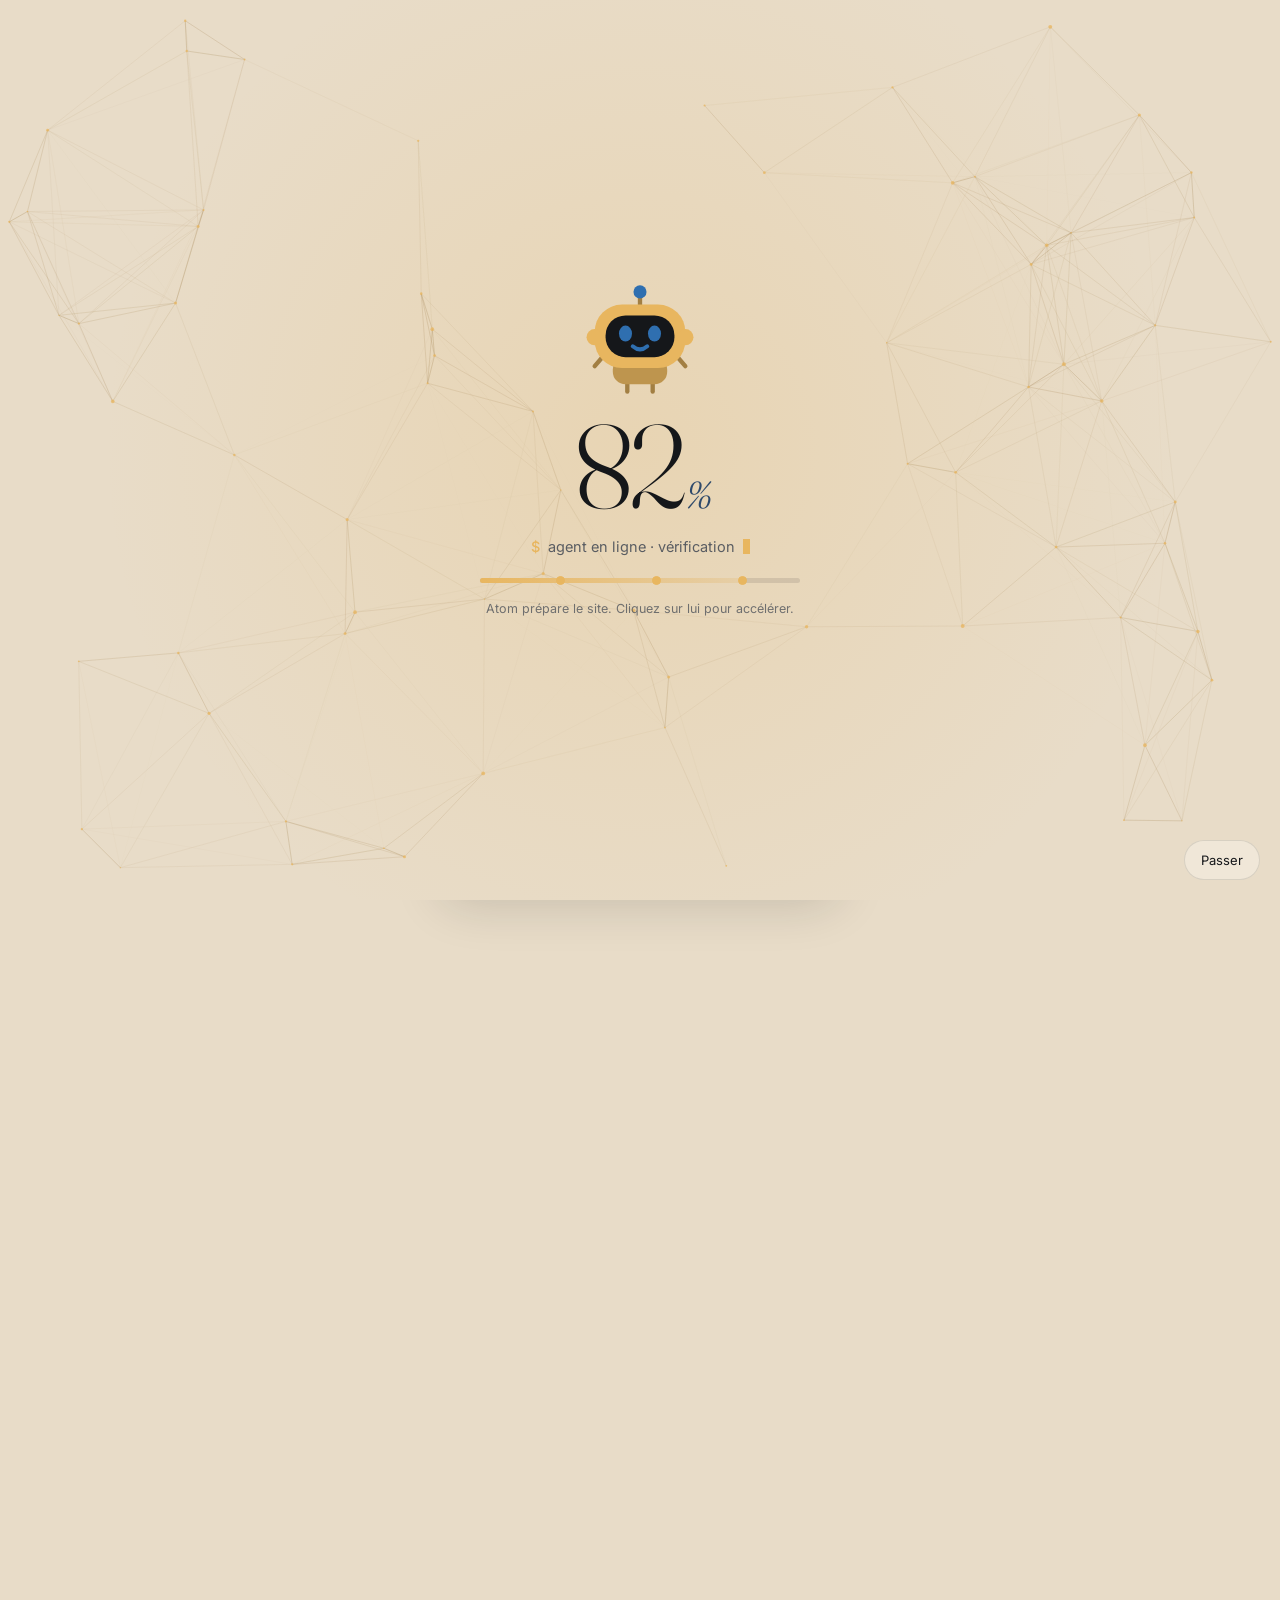
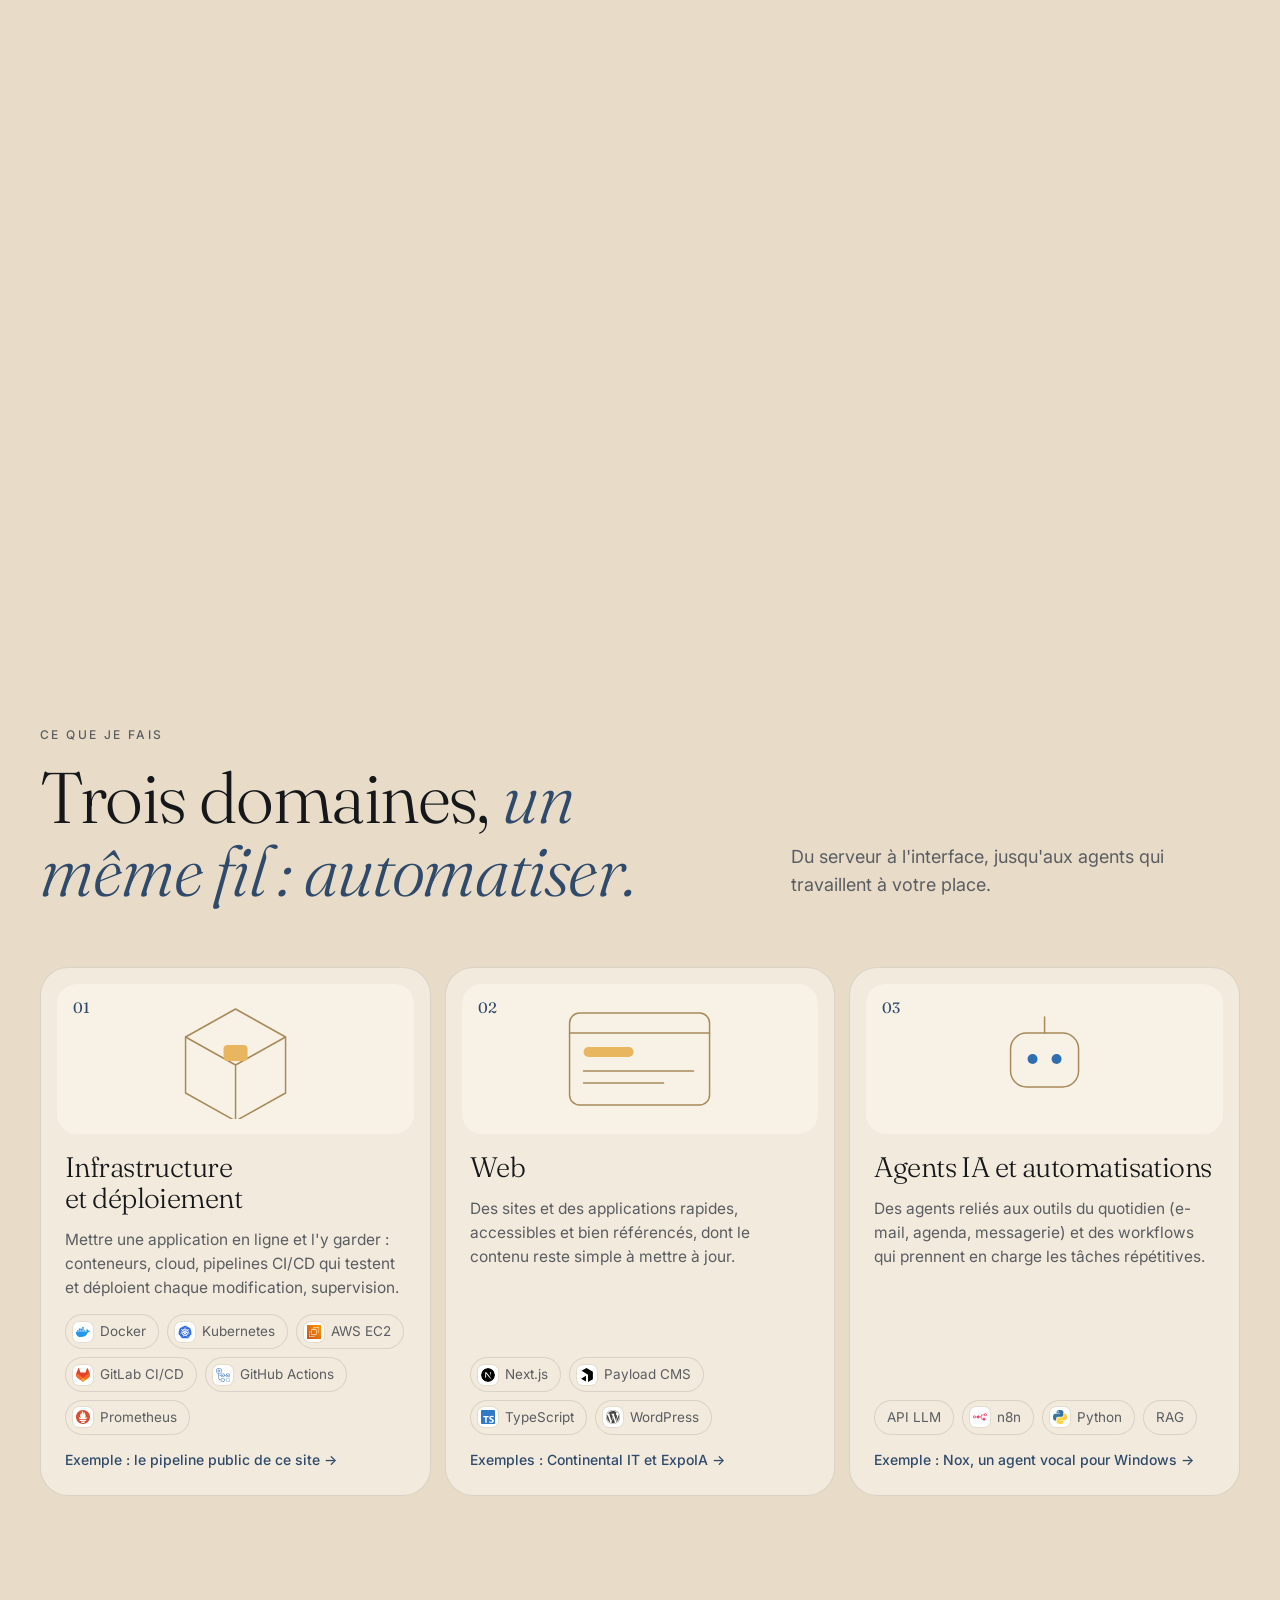
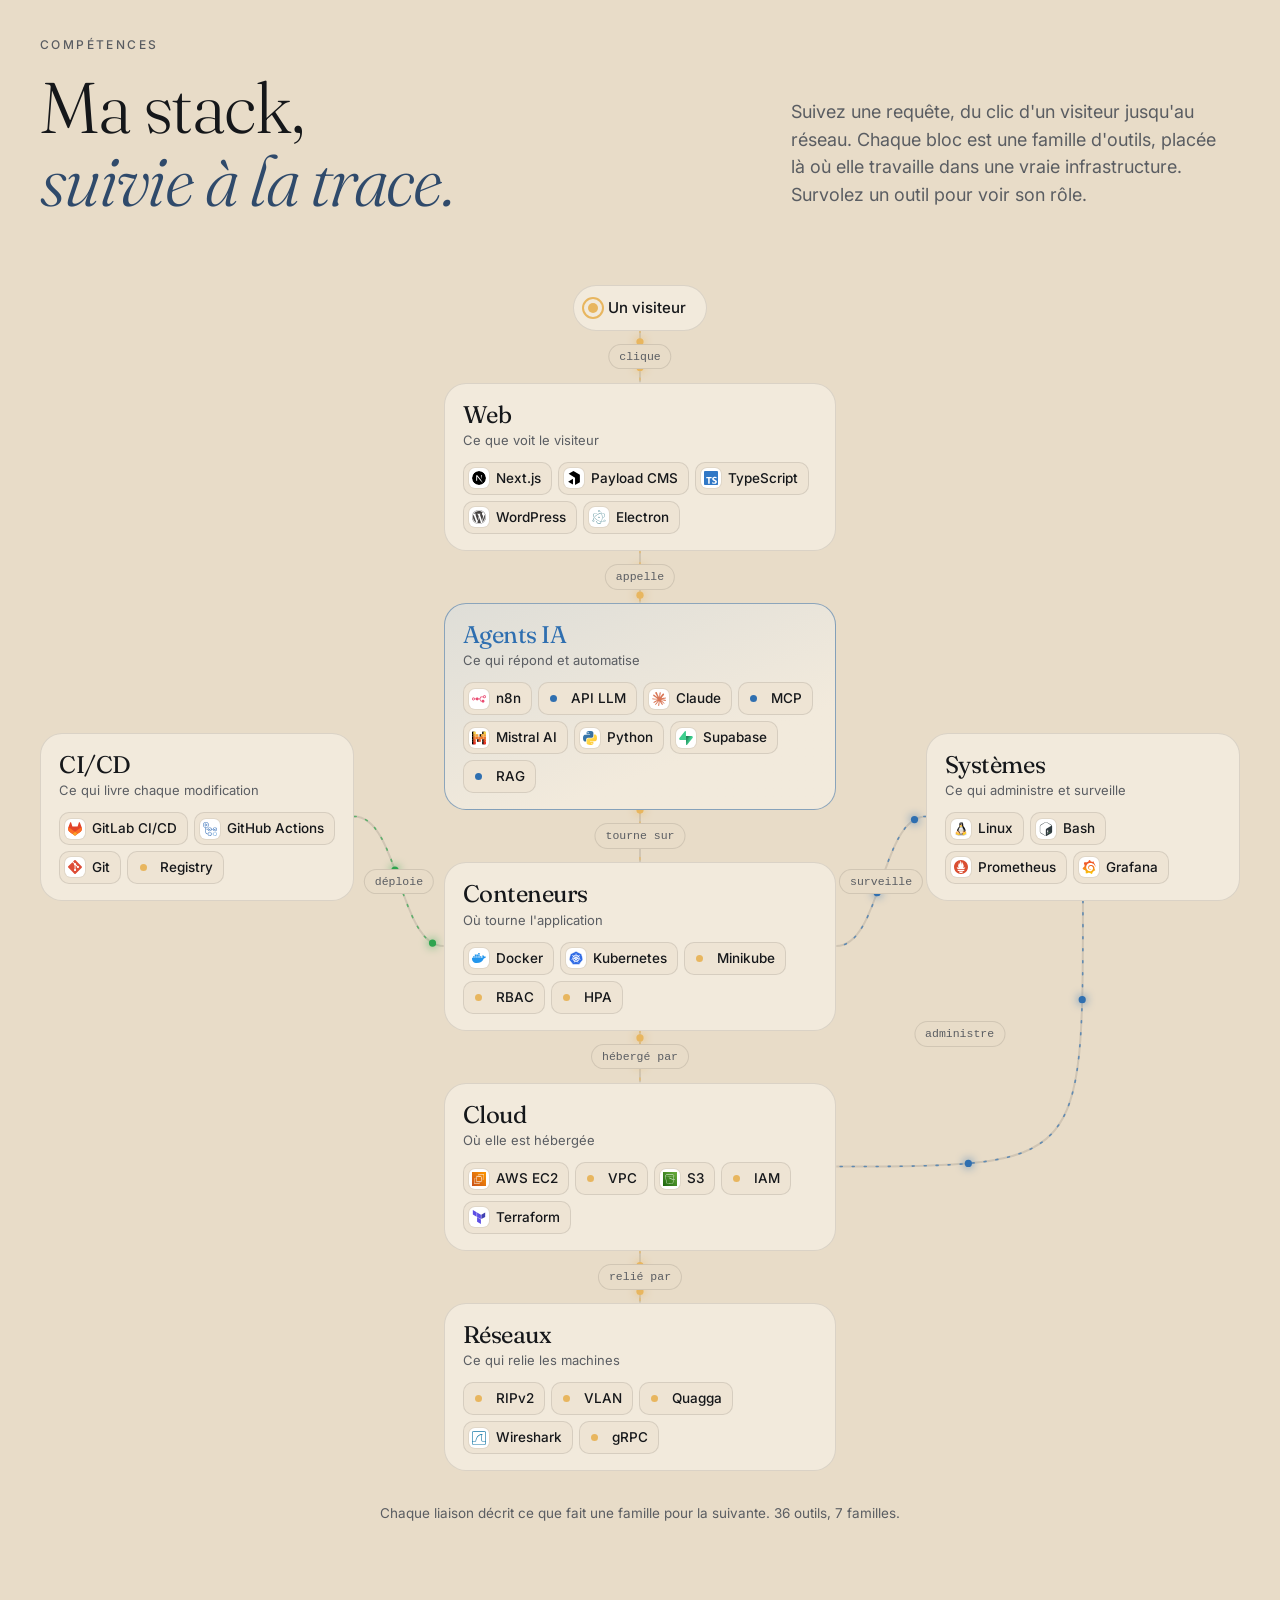
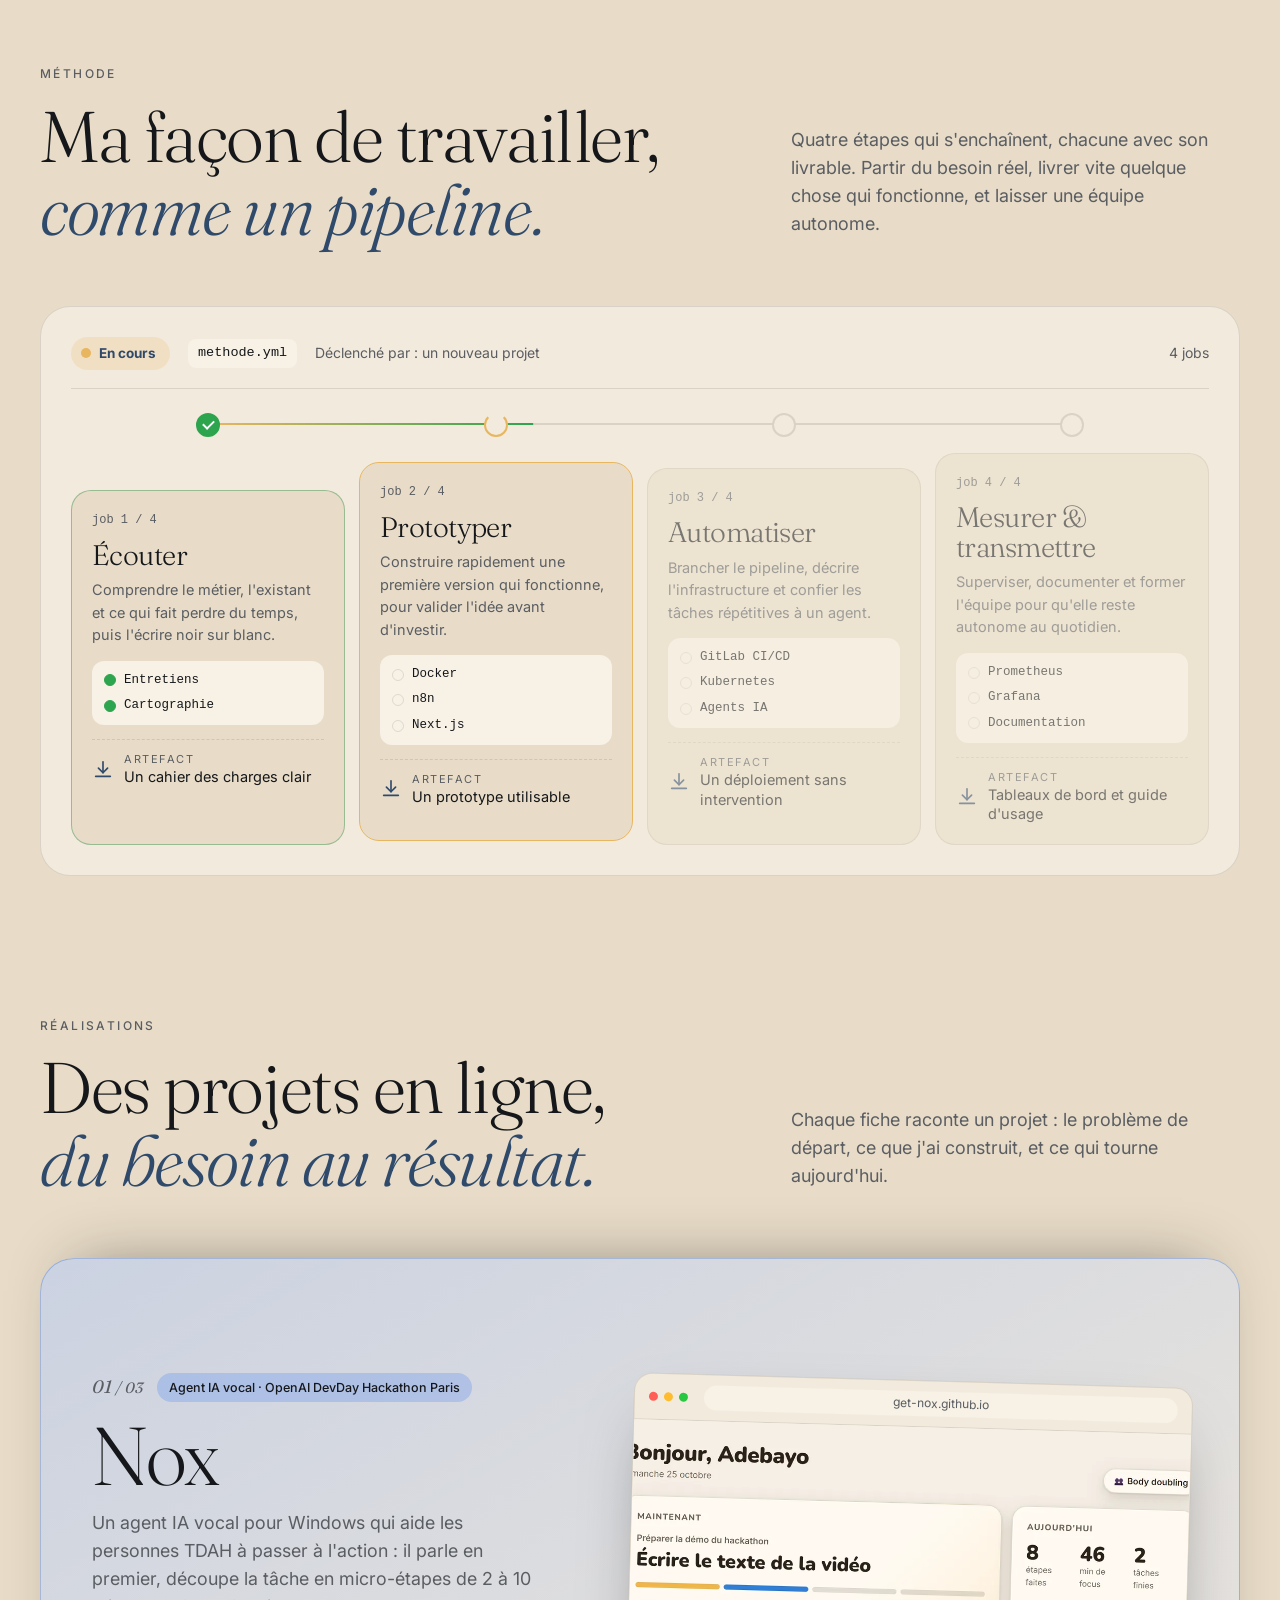
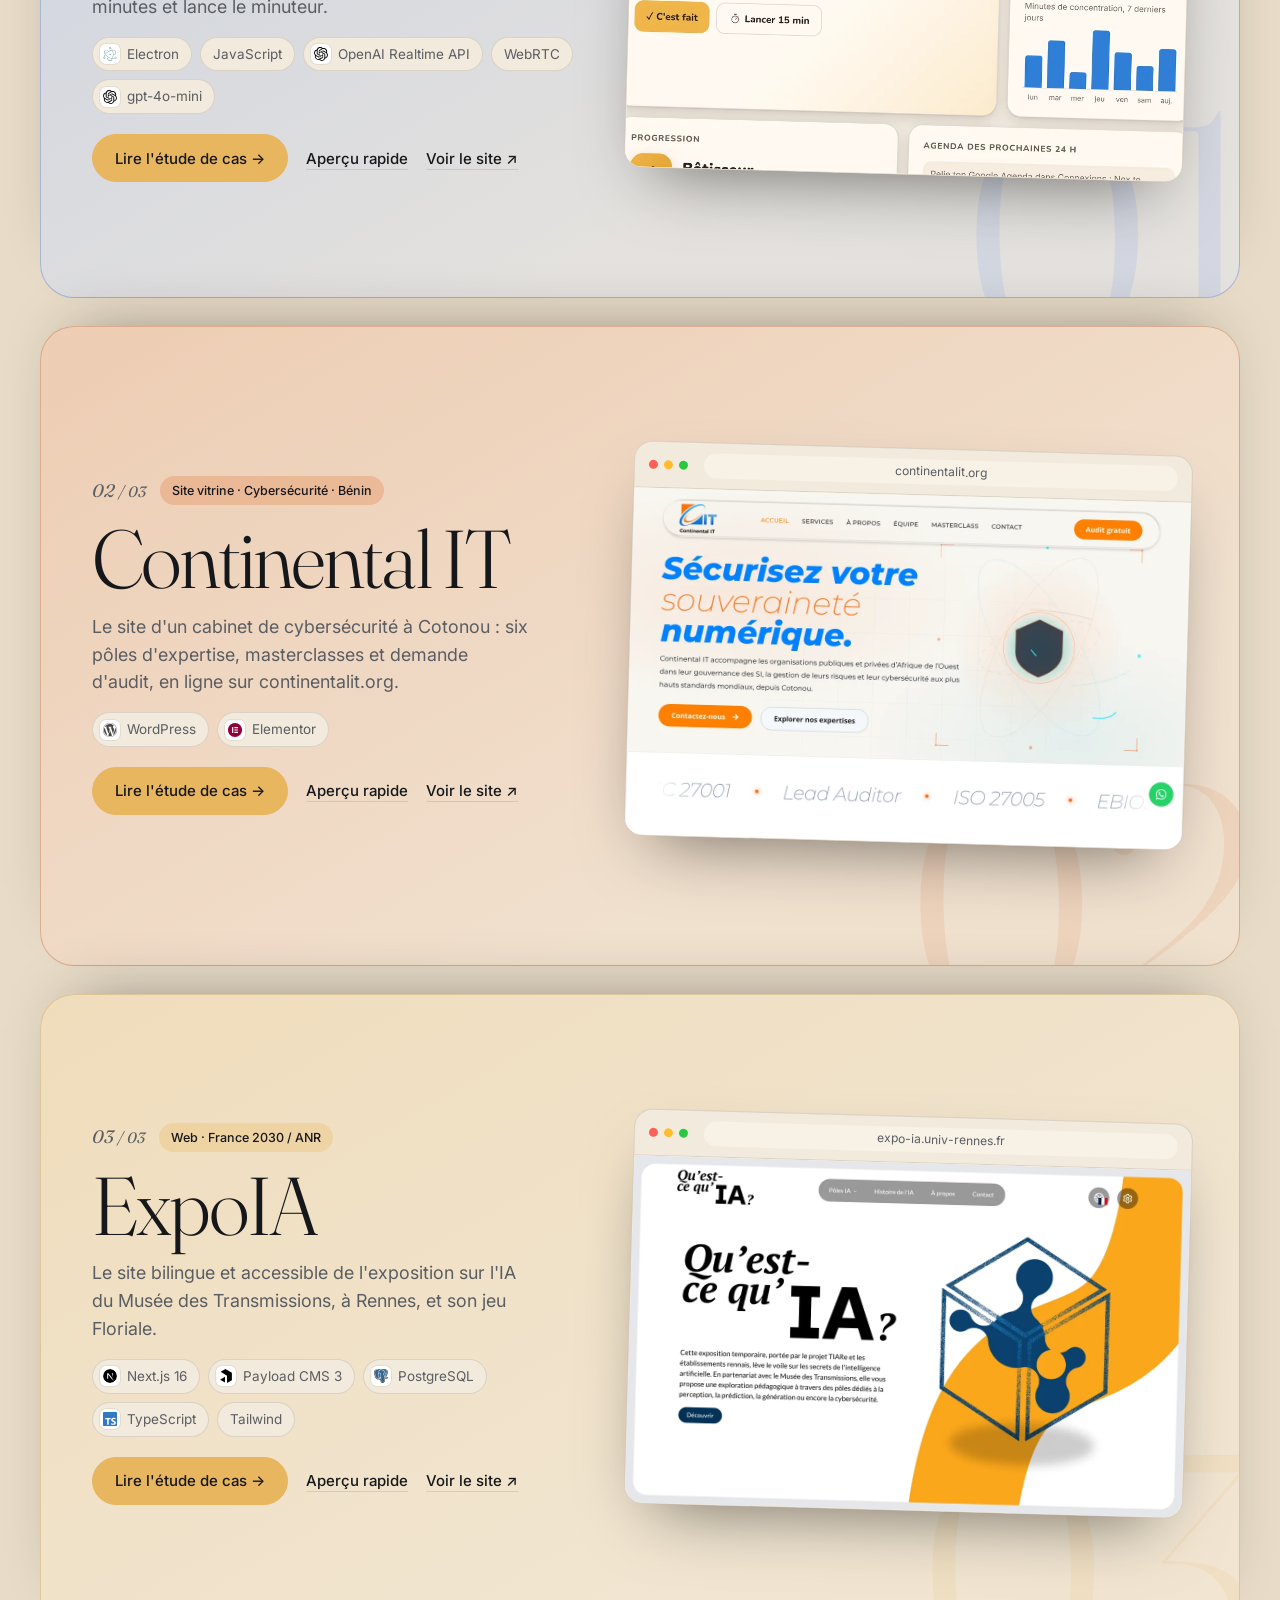
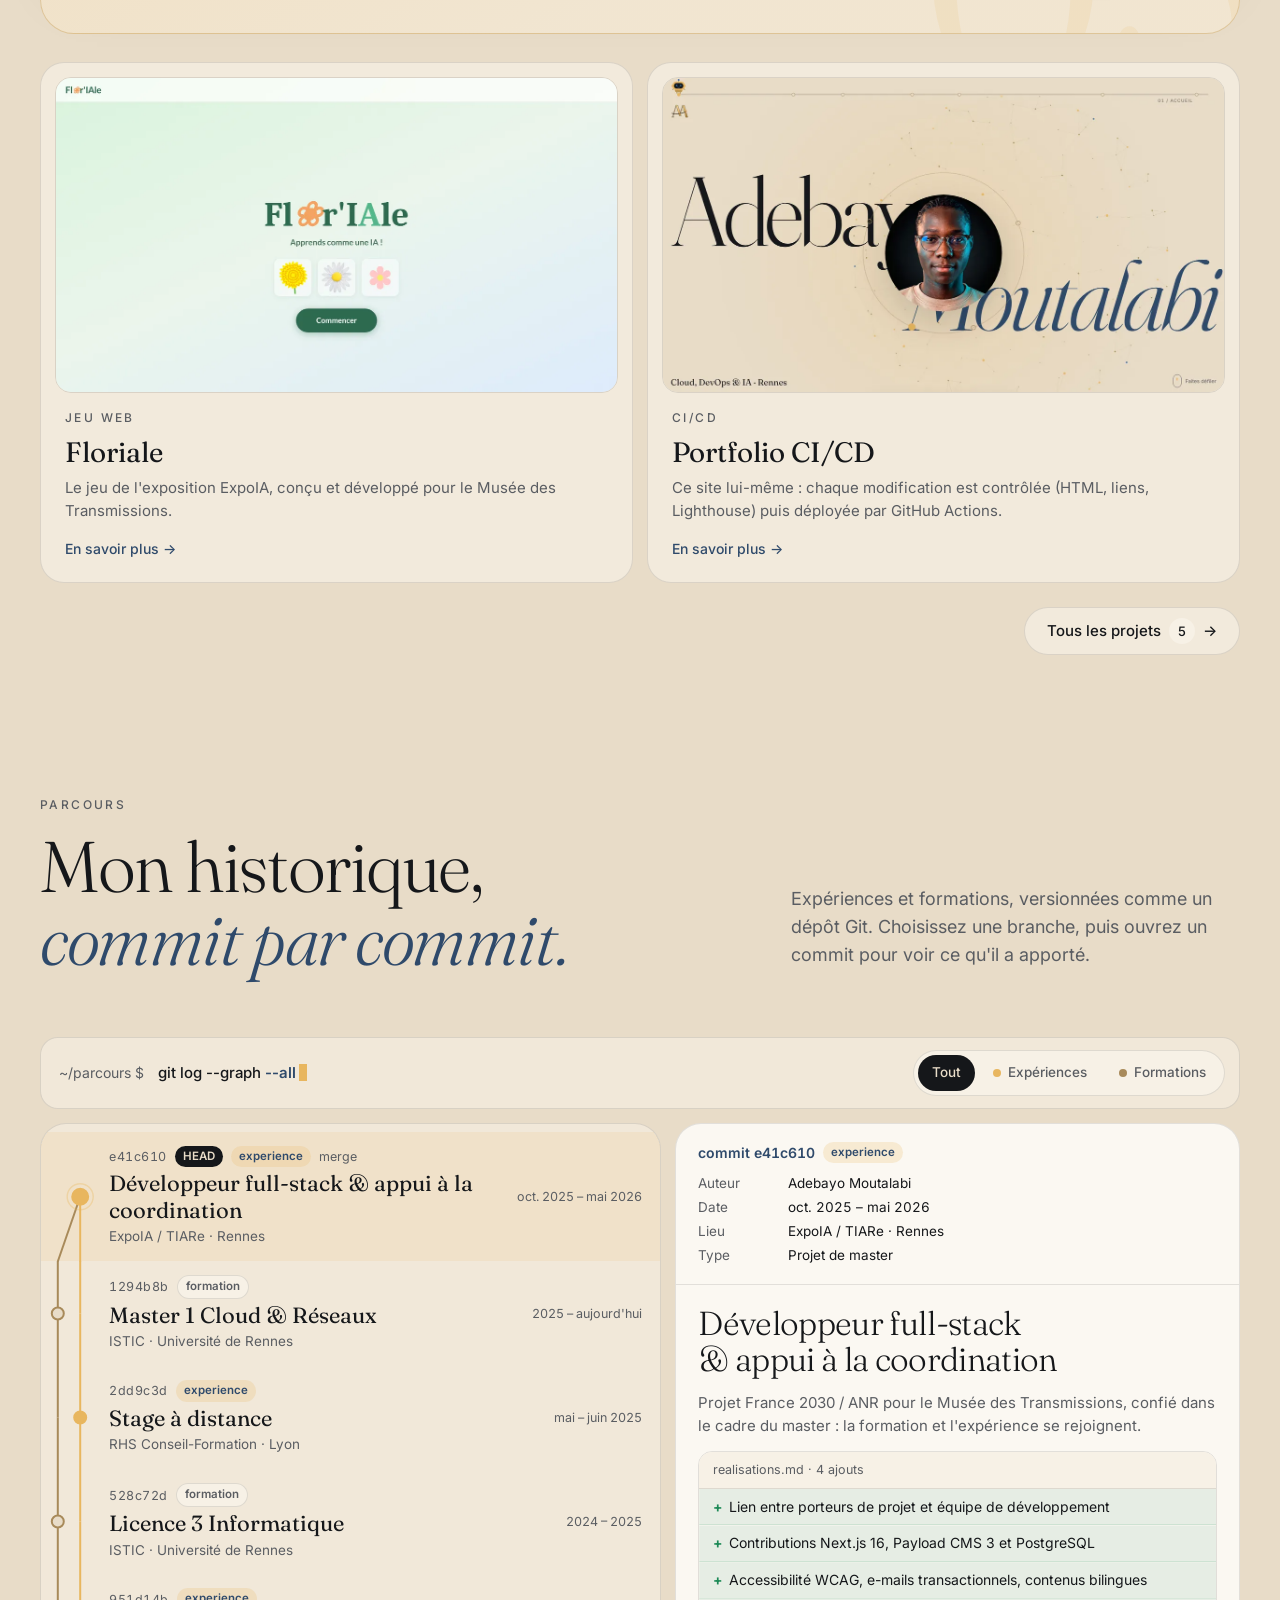
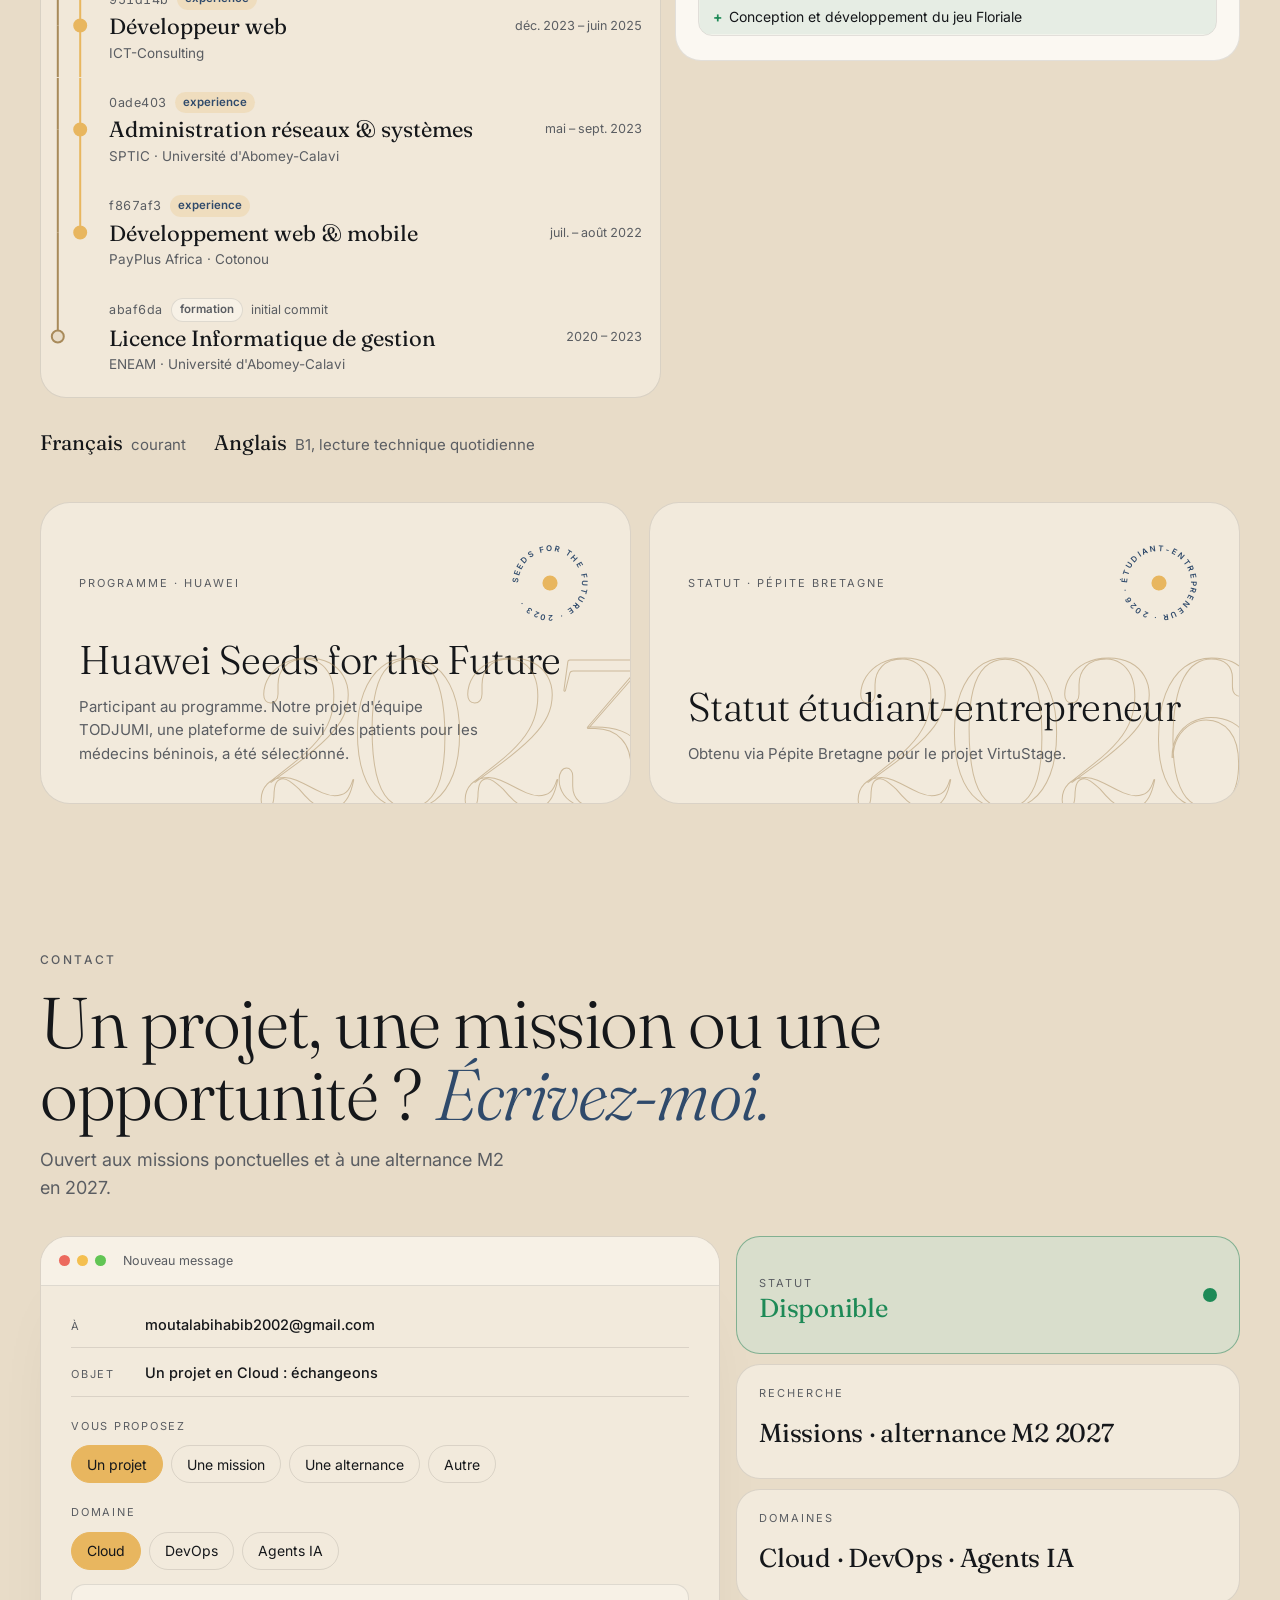
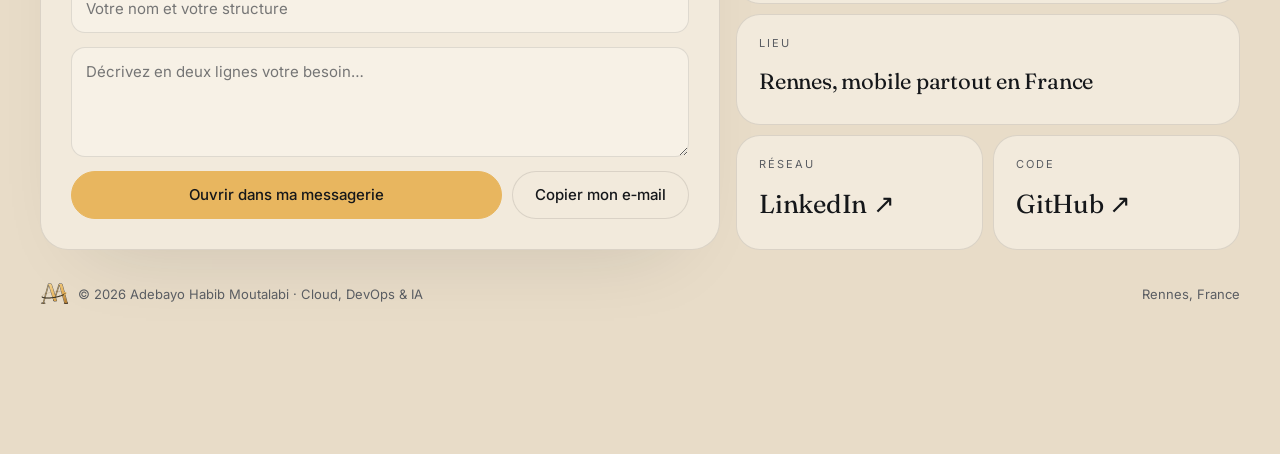
<file: index.html>
<!doctype html>
<html lang="fr">
<head>
<meta charset="utf-8">
<meta name="viewport" content="width=device-width, initial-scale=1, viewport-fit=cover">
<title>Adebayo Moutalabi · Cloud, DevOps &amp; IA</title>
<meta name="description" content="Adebayo Moutalabi, Cloud, DevOps &amp; IA à Rennes : je construis et j'automatise des infrastructures, des pipelines CI/CD et des agents IA. Réalisations : Nox, Continental IT, ExpoIA.">
<meta name="author" content="Adebayo Moutalabi">
<meta name="theme-color" content="#0d0e10">
<!-- URL canonique, icônes, aperçu de partage (Open Graph) : générés par scripts/generer.js à partir de SITE_URL -->
<!-- genere:head -->
<link rel="canonical" href="https://adebayo-moutalabi.github.io/">
<link rel="icon" href="assets/favicon.svg" type="image/svg+xml">
<link rel="icon" href="favicon.ico" sizes="32x32">
<link rel="apple-touch-icon" href="assets/icones/apple-touch-icon.png">
<link rel="manifest" href="site.webmanifest">
<link rel="me" href="https://github.com/adebayo-moutalabi">
<link rel="me" href="https://www.linkedin.com/in/adebayo-moutalabi/">
<!-- Aperçu lors d'un partage (LinkedIn, Slack, WhatsApp…) : protocole Open Graph -->
<meta property="og:type" content="profile">
<meta property="og:locale" content="fr_FR">
<meta property="og:site_name" content="Adebayo Moutalabi">
<meta property="og:url" content="https://adebayo-moutalabi.github.io/">
<meta property="og:title" content="Adebayo Moutalabi · Cloud, DevOps &amp; IA">
<meta property="og:description" content="Des infrastructures qui tiennent, des déploiements qui partent seuls et des agents IA qui font gagner du temps, du besoin de départ à la mise en ligne.">
<meta property="og:image" content="https://adebayo-moutalabi.github.io/assets/partage.png">
<meta property="og:image:width" content="1200">
<meta property="og:image:height" content="630">
<meta property="og:image:alt" content="Adebayo Moutalabi, cloud, DevOps &amp; IA">
<meta property="profile:first_name" content="Adebayo">
<meta property="profile:last_name" content="Moutalabi">
<meta name="twitter:card" content="summary_large_image">
<!-- /genere:head -->

<!-- Données structurées pour Google (générées par scripts/generer.js, ne pas modifier à la main) -->
<!-- genere:jsonld -->
<script type="application/ld+json">
{
  "@context": "https://schema.org",
  "@graph": [
    {
      "@type": "ProfilePage",
      "@id": "https://adebayo-moutalabi.github.io/#page",
      "url": "https://adebayo-moutalabi.github.io/",
      "inLanguage": "fr",
      "mainEntity": {
        "@id": "https://adebayo-moutalabi.github.io/#personne"
      }
    },
    {
      "@type": "Person",
      "@id": "https://adebayo-moutalabi.github.io/#personne",
      "name": "Adebayo Moutalabi",
      "alternateName": "Adebayo Habib Moutalabi",
      "givenName": "Adebayo",
      "familyName": "Moutalabi",
      "jobTitle": "Cloud, DevOps & IA",
      "description": "Des infrastructures qui tiennent, des déploiements qui partent seuls et des agents IA qui font gagner du temps, du besoin de départ à la mise en ligne.",
      "url": "https://adebayo-moutalabi.github.io/",
      "image": "https://adebayo-moutalabi.github.io/assets/photo.webp",
      "address": {
        "@type": "PostalAddress",
        "addressLocality": "Rennes",
        "addressCountry": "FR"
      },
      "alumniOf": [
        {
          "@type": "EducationalOrganization",
          "name": "ISTIC · Université de Rennes"
        },
        {
          "@type": "EducationalOrganization",
          "name": "ENEAM · Université d'Abomey-Calavi"
        }
      ],
      "knowsAbout": [
        "CI/CD",
        "Conteneurs",
        "Cloud",
        "Systèmes",
        "Réseaux",
        "Agents IA",
        "Web",
        "Docker",
        "Kubernetes",
        "Minikube",
        "RBAC",
        "HPA",
        "GitLab CI/CD",
        "GitHub Actions",
        "Git",
        "Registry",
        "AWS EC2",
        "VPC",
        "S3",
        "IAM",
        "Terraform",
        "Linux",
        "Bash",
        "Prometheus",
        "Grafana",
        "RIPv2",
        "VLAN",
        "Quagga",
        "Wireshark",
        "gRPC",
        "n8n",
        "API LLM",
        "Claude",
        "MCP",
        "Mistral AI",
        "Python",
        "Supabase",
        "RAG",
        "Next.js",
        "Payload CMS",
        "TypeScript",
        "WordPress",
        "Electron"
      ],
      "knowsLanguage": [
        "Français",
        "Anglais"
      ],
      "sameAs": [
        "https://github.com/adebayo-moutalabi",
        "https://www.linkedin.com/in/adebayo-moutalabi/"
      ],
      "brand": {
        "@type": "Brand",
        "name": "Adebayo Moutalabi",
        "logo": "https://adebayo-moutalabi.github.io/assets/logo/logo-am-512.png"
      }
    },
    {
      "@type": "SoftwareApplication",
      "@id": "https://adebayo-moutalabi.github.io/projets/nox/#realisation",
      "name": "Nox",
      "headline": "Nox, le compagnon de bureau qui aide à démarrer",
      "description": "Un agent IA vocal pour Windows qui aide les personnes TDAH à passer à l'action : il parle en premier, découpe la tâche en micro-étapes de 2 à 10 minutes et lance le minuteur.",
      "url": "https://adebayo-moutalabi.github.io/projets/nox/",
      "image": "https://adebayo-moutalabi.github.io/assets/projets/nox-tableau-de-bord.webp",
      "inLanguage": [
        "fr",
        "en"
      ],
      "author": {
        "@id": "https://adebayo-moutalabi.github.io/#personne"
      },
      "keywords": "Electron, JavaScript, OpenAI Realtime API, WebRTC, gpt-4o-mini, Function calling, IMAP, iCal, Telegram Bot API",
      "applicationCategory": "UtilitiesApplication",
      "operatingSystem": "Windows 10, Windows 11",
      "softwareVersion": "1.4.0",
      "downloadUrl": "https://github.com/adebayo-moutalabi/nox/releases/latest",
      "offers": {
        "@type": "Offer",
        "price": "0",
        "priceCurrency": "EUR"
      },
      "sameAs": [
        "https://get-nox.github.io/",
        "https://github.com/adebayo-moutalabi/nox"
      ]
    },
    {
      "@type": "CreativeWork",
      "@id": "https://adebayo-moutalabi.github.io/projets/continental-it/#realisation",
      "name": "Continental IT",
      "headline": "Continental IT, le site d'un cabinet de cybersécurité à Cotonou",
      "description": "Le site d'un cabinet de cybersécurité à Cotonou : six pôles d'expertise, masterclasses et demande d'audit, en ligne sur continentalit.org.",
      "url": "https://adebayo-moutalabi.github.io/projets/continental-it/",
      "image": "https://adebayo-moutalabi.github.io/assets/projets/continental-it-accueil.webp",
      "inLanguage": [
        "fr",
        "en"
      ],
      "author": {
        "@id": "https://adebayo-moutalabi.github.io/#personne"
      },
      "keywords": "WordPress, Elementor"
    },
    {
      "@type": "CreativeWork",
      "@id": "https://adebayo-moutalabi.github.io/projets/expoia/#realisation",
      "name": "ExpoIA",
      "headline": "ExpoIA, l'exposition sur l'IA du Musée des Transmissions",
      "description": "Le site bilingue et accessible de l'exposition sur l'IA du Musée des Transmissions, à Rennes, et son jeu Floriale.",
      "url": "https://adebayo-moutalabi.github.io/projets/expoia/",
      "image": "https://adebayo-moutalabi.github.io/assets/projets/expoia-accueil.webp",
      "inLanguage": [
        "fr",
        "en"
      ],
      "author": {
        "@id": "https://adebayo-moutalabi.github.io/#personne"
      },
      "keywords": "Next.js 16, Payload CMS 3, PostgreSQL, TypeScript, Tailwind, Framer Motion"
    }
  ]
}
</script>
<!-- /genere:jsonld -->

<link rel="preconnect" href="https://fonts.googleapis.com">
<link rel="preconnect" href="https://fonts.gstatic.com" crossorigin>
<link rel="stylesheet" href="https://fonts.googleapis.com/css2?family=Fraunces:ital,opsz,wght@0,9..144,200..700;1,9..144,200..700&family=Inter:wght@400;500;600&display=swap">
<link rel="stylesheet" href="css/base.css">
<link rel="stylesheet" href="css/labo-projets.css">
<link rel="stylesheet" href="css/contact-dock.css">
<link rel="stylesheet" href="css/parcours-competences.css">
<link rel="stylesheet" href="css/mascotte.css">
<!-- Sans JavaScript : pas d'écran de chargement -->
<noscript><style>.pre-boot { display: none; }</style></noscript>
</head>
<body>
<a class="skip" href="#domaines">Aller au contenu</a>
<!-- Écran uni affiché avant le démarrage du JS (évite un flash de la page) -->
<div class="pre-boot" id="pre-boot"></div>

<canvas id="sky" aria-hidden="true"></canvas>

<!-- Barre de progression + mascotte (remplie par js/atom.js) -->
<nav class="rail" id="rail" aria-label="Progression de la page">
  <div class="rail-in">
    <div class="rail-track" aria-hidden="true"><i class="rail-fill" id="rail-fill"></i></div>
    <div id="rail-mks"></div>
    <div class="rail-bot" id="rail-bot" aria-hidden="true"><div class="rail-say" id="rail-say"></div><div class="flip" id="rail-flip"><div class="bob" id="rail-b"></div></div></div>
    <span class="rail-now" id="rail-now" aria-hidden="true"></span>
  </div>
</nav>

<!--
  Le contenu des sections vient des fichiers js/data/*.js.
  Le HTML placé entre les repères « genere:xxx » et « /genere:xxx » est produit par « node scripts/generer.js » :
  ne le modifiez pas à la main, modifiez les fichiers de données puis relancez le script.
  Au chargement, js/render.js reconstruit ces sections en version interactive (même contenu).
  L'attribut data-shape choisit la forme du fond (constellation) pendant que la section est visible.
-->
<main id="top">
  <section class="intro" id="intro" aria-label="Accueil" data-shape="sphere">
    <div class="stage" id="stage">
      <h1 class="name">
        <span class="sr" id="h1-txt"><!-- genere:h1 -->Adebayo Moutalabi · Cloud, DevOps &amp; IA<!-- /genere:h1 --></span>
        <span class="nrow r1" id="r1" aria-hidden="true"><!-- genere:r1 -->Adebayo<!-- /genere:r1 --></span>
        <span class="nrow r2" id="r2" aria-hidden="true"><!-- genere:r2 -->Moutalabi<!-- /genere:r2 --></span>
      </h1>
      <svg class="orbit" viewBox="0 0 100 100" aria-hidden="true">
        <circle cx="50" cy="50" r="48" stroke-opacity=".45" stroke-width=".3"/>
        <circle cx="50" cy="2" r="1.3" fill="var(--ground)" stroke-width=".3"/>
        <circle cx="98" cy="50" r="1.3" fill="var(--ground)" stroke-width=".3"/>
        <circle cx="16" cy="84" r="1.3" fill="var(--ground)" stroke-width=".3"/>
        <circle cx="84" cy="84" r="2.2" style="fill:var(--gold);stroke:none"/>
      </svg>
      <div class="lens" id="lens"><img id="lens-img" src="assets/photo.webp" alt="Portrait d'Adebayo Habib Moutalabi" width="640" height="640" fetchpriority="high"></div>
      <div class="over" id="over">
        <div class="wrap"><!-- genere:over --><span class="caps" style="color:#e6cfa8">Cloud, DevOps &amp; IA</span><h2>Je construis, j'automatise, <em>je livre.</em></h2><p>Des infrastructures qui tiennent, des déploiements qui partent seuls et des agents IA qui font gagner du temps, du besoin de départ à la mise en ligne.</p><!-- /genere:over --></div>
      </div>
      <div class="foot" id="foot"><!-- genere:foot --><p class="tag">Cloud, DevOps &amp; IA · Rennes</p><span class="hint"><i></i>Faites défiler</span><!-- /genere:foot --></div>
    </div>
  </section>

  <section class="sec gut" id="domaines" style="padding-top:clamp(110px, 13vw, 180px)" data-shape="helix"><div class="wrap"><!-- genere:domaines --><div class="head"><span class="caps">Ce que je fais</span><h2>Trois domaines, <span class="it">un même fil : automatiser.</span></h2><p>Du serveur à l'interface, jusqu'aux agents qui travaillent à votre place.</p></div><div class="doms"><article class="dom" id="domaine-infrastructure"><div class="dom-vis" aria-hidden="true"><span class="dom-no">01</span><svg viewBox="0 0 200 120"><path class="ln" d="M100 10l50 28v56l-50 28-50-28V38z"/><path class="ln" d="M50 38l50 28 50-28M100 66v56"/><rect class="gd" x="88" y="46" width="24" height="16" rx="4"/></svg></div><h3>Infrastructure et déploiement</h3><p>Mettre une application en ligne et l'y garder : conteneurs, cloud, pipelines CI/CD qui testent et déploient chaque modification, supervision.</p><div class="chips"><span class="chip"><span class="ico" aria-hidden="true"><img src="assets/outils/docker.svg" alt="" width="14" height="14" loading="lazy"></span>Docker</span><span class="chip"><span class="ico" aria-hidden="true"><img src="assets/outils/kubernetes.svg" alt="" width="14" height="14" loading="lazy"></span>Kubernetes</span><span class="chip"><span class="ico" aria-hidden="true"><img src="assets/outils/aws-ec2.svg" alt="" width="14" height="14" loading="lazy"></span>AWS EC2</span><span class="chip"><span class="ico" aria-hidden="true"><img src="assets/outils/gitlab.svg" alt="" width="14" height="14" loading="lazy"></span>GitLab CI/CD</span><span class="chip"><span class="ico" aria-hidden="true"><img src="assets/outils/github-actions.svg" alt="" width="14" height="14" loading="lazy"></span>GitHub Actions</span><span class="chip"><span class="ico" aria-hidden="true"><img src="assets/outils/prometheus.svg" alt="" width="14" height="14" loading="lazy"></span>Prometheus</span></div><a class="dom-ex" href="#projet-portfolio">Exemple : le pipeline public de ce site →</a></article><article class="dom" id="domaine-web"><div class="dom-vis" aria-hidden="true"><span class="dom-no">02</span><svg viewBox="0 0 200 120"><rect class="ln" x="30" y="14" width="140" height="92" rx="10"/><path class="ln" d="M30 34h140"/><rect class="gd" x="44" y="48" width="50" height="10" rx="5"/><path class="ln" d="M44 72h110M44 84h80"/></svg></div><h3>Web</h3><p>Des sites et des applications rapides, accessibles et bien référencés, dont le contenu reste simple à mettre à jour.</p><div class="chips"><span class="chip"><span class="ico" aria-hidden="true"><img src="assets/outils/nextjs.svg" alt="" width="14" height="14" loading="lazy"></span>Next.js</span><span class="chip"><span class="ico" aria-hidden="true"><img src="assets/outils/payload.svg" alt="" width="14" height="14" loading="lazy"></span>Payload CMS</span><span class="chip"><span class="ico" aria-hidden="true"><img src="assets/outils/typescript.svg" alt="" width="14" height="14" loading="lazy"></span>TypeScript</span><span class="chip"><span class="ico" aria-hidden="true"><img src="assets/outils/wordpress.svg" alt="" width="14" height="14" loading="lazy"></span>WordPress</span></div><a class="dom-ex" href="#projets">Exemples : Continental IT et ExpoIA →</a></article><article class="dom ia" id="domaine-ia"><div class="dom-vis" aria-hidden="true"><span class="dom-no">03</span><svg viewBox="0 0 200 120"><rect class="ln" x="66" y="34" width="68" height="54" rx="16"/><path class="ln" d="M100 18v16"/><circle cx="88" cy="60" r="5" style="fill:var(--blue)"/><circle cx="112" cy="60" r="5" style="fill:var(--blue)"/></svg></div><h3>Agents IA et automatisations</h3><p>Des agents reliés aux outils du quotidien (e-mail, agenda, messagerie) et des workflows qui prennent en charge les tâches répétitives.</p><div class="chips"><span class="chip">API LLM</span><span class="chip"><span class="ico" aria-hidden="true"><img src="assets/outils/n8n.svg" alt="" width="14" height="14" loading="lazy"></span>n8n</span><span class="chip"><span class="ico" aria-hidden="true"><img src="assets/outils/python.svg" alt="" width="14" height="14" loading="lazy"></span>Python</span><span class="chip">RAG</span></div><a class="dom-ex" href="projets/nox/">Exemple : Nox, un agent vocal pour Windows →</a></article></div><!-- /genere:domaines --></div></section>
  <section class="sec gut" id="competences" style="padding-top:0" data-shape="galaxy"><div class="wrap"><!-- genere:competences --><div class="head"><span class="caps">Compétences</span><h2>Ma stack, <span class="it">suivie à la trace.</span></h2><p>Suivez une requête, du clic d'un visiteur jusqu'au réseau. Chaque bloc est une famille d'outils, placée là où elle travaille dans une vraie infrastructure. Survolez un outil pour voir son rôle.</p></div><div class="carte" id="carte"><svg class="carte-liens" id="carte-liens" aria-hidden="true"></svg><span class="lien-mot" data-l="0" aria-hidden="true">clique</span><span class="lien-mot" data-l="1" aria-hidden="true">appelle</span><span class="lien-mot" data-l="2" aria-hidden="true">tourne sur</span><span class="lien-mot" data-l="3" aria-hidden="true">hébergé par</span><span class="lien-mot" data-l="4" aria-hidden="true">relié par</span><span class="lien-mot" data-l="5" aria-hidden="true">déploie</span><span class="lien-mot" data-l="6" aria-hidden="true">surveille</span><span class="lien-mot" data-l="7" aria-hidden="true">administre</span><div class="nd nd-depart" id="nd-depart" data-nd="depart"><span class="nd-pouls" aria-hidden="true"></span>Un visiteur</div><article class="nd" id="nd-web" data-nd="web"><div class="nd-tete"><h3>Web</h3><span>Ce que voit le visiteur</span></div><ul class="nd-outils"><li tabindex="0"><span class="ico" aria-hidden="true"><img src="assets/outils/nextjs.svg" alt="" width="14" height="14" loading="lazy"></span><b>Next.js</b><span class="nd-role" role="tooltip">Des sites rapides et bien référencés.</span></li><li tabindex="0"><span class="ico" aria-hidden="true"><img src="assets/outils/payload.svg" alt="" width="14" height="14" loading="lazy"></span><b>Payload CMS</b><span class="nd-role" role="tooltip">Un CMS pour que l'équipe édite le contenu.</span></li><li tabindex="0"><span class="ico" aria-hidden="true"><img src="assets/outils/typescript.svg" alt="" width="14" height="14" loading="lazy"></span><b>TypeScript</b><span class="nd-role" role="tooltip">Du JavaScript typé, plus sûr.</span></li><li tabindex="0"><span class="ico" aria-hidden="true"><img src="assets/outils/wordpress.svg" alt="" width="14" height="14" loading="lazy"></span><b>WordPress</b><span class="nd-role" role="tooltip">Des sites vitrines que le client met à jour seul.</span></li><li tabindex="0"><span class="ico" aria-hidden="true"><img src="assets/outils/electron.svg" alt="" width="14" height="14" loading="lazy"></span><b>Electron</b><span class="nd-role" role="tooltip">Des applications de bureau en JavaScript, comme Nox.</span></li></ul></article><article class="nd ia" id="nd-ia" data-nd="ia"><div class="nd-tete"><h3>Agents IA</h3><span>Ce qui répond et automatise</span></div><ul class="nd-outils"><li tabindex="0"><span class="ico" aria-hidden="true"><img src="assets/outils/n8n.svg" alt="" width="14" height="14" loading="lazy"></span><b>n8n</b><span class="nd-role" role="tooltip">Des workflows qui relient les outils entre eux.</span></li><li tabindex="0"><span class="ico ico-txt" aria-hidden="true">AP</span><b>API LLM</b><span class="nd-role" role="tooltip">Appeler un modèle de langage depuis une application : voix temps réel, appel de fonctions.</span></li><li tabindex="0"><span class="ico" aria-hidden="true"><img src="assets/outils/claude.svg" alt="" width="14" height="14" loading="lazy"></span><b>Claude</b><span class="nd-role" role="tooltip">Concevoir des agents et prototyper plus vite.</span></li><li tabindex="0"><span class="ico ico-txt" aria-hidden="true">MC</span><b>MCP</b><span class="nd-role" role="tooltip">Brancher un agent sur les outils et les données.</span></li><li tabindex="0"><span class="ico" aria-hidden="true"><img src="assets/outils/mistral.svg" alt="" width="14" height="14" loading="lazy"></span><b>Mistral AI</b><span class="nd-role" role="tooltip">Un modèle de langage européen, utilisable en auto-hébergement.</span></li><li tabindex="0"><span class="ico" aria-hidden="true"><img src="assets/outils/python.svg" alt="" width="14" height="14" loading="lazy"></span><b>Python</b><span class="nd-role" role="tooltip">Le langage des agents et des scripts.</span></li><li tabindex="0"><span class="ico" aria-hidden="true"><img src="assets/outils/supabase.svg" alt="" width="14" height="14" loading="lazy"></span><b>Supabase</b><span class="nd-role" role="tooltip">Une base PostgreSQL prête à l'emploi.</span></li><li tabindex="0"><span class="ico ico-txt" aria-hidden="true">RA</span><b>RAG</b><span class="nd-role" role="tooltip">Faire répondre un agent uniquement à partir de sources fiables.</span></li></ul></article><article class="nd" id="nd-ci" data-nd="ci"><div class="nd-tete"><h3>CI/CD</h3><span>Ce qui livre chaque modification</span></div><ul class="nd-outils"><li tabindex="0"><span class="ico" aria-hidden="true"><img src="assets/outils/gitlab.svg" alt="" width="14" height="14" loading="lazy"></span><b>GitLab CI/CD</b><span class="nd-role" role="tooltip">Tester, construire et déployer chaque modification automatiquement.</span></li><li tabindex="0"><span class="ico" aria-hidden="true"><img src="assets/outils/github-actions.svg" alt="" width="14" height="14" loading="lazy"></span><b>GitHub Actions</b><span class="nd-role" role="tooltip">Vérifier et déployer ce portfolio à chaque modification.</span></li><li tabindex="0"><span class="ico" aria-hidden="true"><img src="assets/outils/git-icon.svg" alt="" width="14" height="14" loading="lazy"></span><b>Git</b><span class="nd-role" role="tooltip">Versionner le code et l'infrastructure, travailler à plusieurs.</span></li><li tabindex="0"><span class="ico ico-txt" aria-hidden="true">Re</span><b>Registry</b><span class="nd-role" role="tooltip">Stocker et distribuer les images de conteneurs.</span></li></ul></article><article class="nd" id="nd-cont" data-nd="cont"><div class="nd-tete"><h3>Conteneurs</h3><span>Où tourne l'application</span></div><ul class="nd-outils"><li tabindex="0"><span class="ico" aria-hidden="true"><img src="assets/outils/docker.svg" alt="" width="14" height="14" loading="lazy"></span><b>Docker</b><span class="nd-role" role="tooltip">Empaqueter chaque service pour qu'il tourne pareil partout.</span></li><li tabindex="0"><span class="ico" aria-hidden="true"><img src="assets/outils/kubernetes.svg" alt="" width="14" height="14" loading="lazy"></span><b>Kubernetes</b><span class="nd-role" role="tooltip">Orchestrer les conteneurs, les répartir et les relancer en cas de panne.</span></li><li tabindex="0"><span class="ico ico-txt" aria-hidden="true">Mi</span><b>Minikube</b><span class="nd-role" role="tooltip">Un cluster Kubernetes local pour tester avant de déployer.</span></li><li tabindex="0"><span class="ico ico-txt" aria-hidden="true">RB</span><b>RBAC</b><span class="nd-role" role="tooltip">Donner à chacun uniquement les droits dont il a besoin.</span></li><li tabindex="0"><span class="ico ico-txt" aria-hidden="true">HP</span><b>HPA</b><span class="nd-role" role="tooltip">Ajouter ou retirer des copies de l'application selon la charge.</span></li></ul></article><article class="nd" id="nd-sys" data-nd="sys"><div class="nd-tete"><h3>Systèmes</h3><span>Ce qui administre et surveille</span></div><ul class="nd-outils"><li tabindex="0"><span class="ico" aria-hidden="true"><img src="assets/outils/linux-tux.svg" alt="" width="14" height="14" loading="lazy"></span><b>Linux</b><span class="nd-role" role="tooltip">Administrer les serveurs au quotidien.</span></li><li tabindex="0"><span class="ico" aria-hidden="true"><img src="assets/outils/bash.svg" alt="" width="14" height="14" loading="lazy"></span><b>Bash</b><span class="nd-role" role="tooltip">Scripter les tâches répétitives.</span></li><li tabindex="0"><span class="ico" aria-hidden="true"><img src="assets/outils/prometheus.svg" alt="" width="14" height="14" loading="lazy"></span><b>Prometheus</b><span class="nd-role" role="tooltip">Collecter les métriques des services.</span></li><li tabindex="0"><span class="ico" aria-hidden="true"><img src="assets/outils/grafana.svg" alt="" width="14" height="14" loading="lazy"></span><b>Grafana</b><span class="nd-role" role="tooltip">Des tableaux de bord pour voir l'état du système.</span></li></ul></article><article class="nd" id="nd-cloud" data-nd="cloud"><div class="nd-tete"><h3>Cloud</h3><span>Où elle est hébergée</span></div><ul class="nd-outils"><li tabindex="0"><span class="ico" aria-hidden="true"><img src="assets/outils/aws-ec2.svg" alt="" width="14" height="14" loading="lazy"></span><b>AWS EC2</b><span class="nd-role" role="tooltip">Des serveurs à la demande pour héberger l'application.</span></li><li tabindex="0"><span class="ico ico-txt" aria-hidden="true">VP</span><b>VPC</b><span class="nd-role" role="tooltip">Un réseau privé isolé dans le cloud.</span></li><li tabindex="0"><span class="ico" aria-hidden="true"><img src="assets/outils/aws-s3.svg" alt="" width="14" height="14" loading="lazy"></span><b>S3</b><span class="nd-role" role="tooltip">Le stockage de fichiers, durable et bon marché.</span></li><li tabindex="0"><span class="ico ico-txt" aria-hidden="true">IA</span><b>IAM</b><span class="nd-role" role="tooltip">Les identités et les droits sur AWS.</span></li><li tabindex="0"><span class="ico" aria-hidden="true"><img src="assets/outils/terraform.svg" alt="" width="14" height="14" loading="lazy"></span><b>Terraform</b><span class="nd-role" role="tooltip">Décrire l'infrastructure en code pour la recréer à l'identique.</span></li></ul></article><article class="nd" id="nd-net" data-nd="net"><div class="nd-tete"><h3>Réseaux</h3><span>Ce qui relie les machines</span></div><ul class="nd-outils"><li tabindex="0"><span class="ico ico-txt" aria-hidden="true">RI</span><b>RIPv2</b><span class="nd-role" role="tooltip">Le routage dynamique entre réseaux.</span></li><li tabindex="0"><span class="ico ico-txt" aria-hidden="true">VL</span><b>VLAN</b><span class="nd-role" role="tooltip">Segmenter un réseau physique en réseaux logiques.</span></li><li tabindex="0"><span class="ico ico-txt" aria-hidden="true">Qu</span><b>Quagga</b><span class="nd-role" role="tooltip">Un routeur logiciel sous Linux.</span></li><li tabindex="0"><span class="ico" aria-hidden="true"><img src="assets/outils/wireshark.svg" alt="" width="14" height="14" loading="lazy"></span><b>Wireshark</b><span class="nd-role" role="tooltip">Analyser le trafic paquet par paquet.</span></li><li tabindex="0"><span class="ico ico-txt" aria-hidden="true">gR</span><b>gRPC</b><span class="nd-role" role="tooltip">Faire dialoguer des services écrits dans des langages différents.</span></li></ul></article></div><p class="carte-note">Chaque liaison décrit ce que fait une famille pour la suivante. 36 outils, 7 familles.</p><!-- /genere:competences --></div></section>
  <section class="sec gut" id="methode" style="padding-top:0" data-shape="helix"><div class="wrap"><!-- genere:methode --><div class="head"><span class="caps">Méthode</span><h2>Ma façon de travailler, <span class="it">comme un pipeline.</span></h2><p>Quatre étapes qui s'enchaînent, chacune avec son livrable. Partir du besoin réel, livrer vite quelque chose qui fonctionne, et laisser une équipe autonome.</p></div><div class="run ok" id="run"><div class="run-tete"><span class="run-statut"><i aria-hidden="true"></i><b id="run-statut">Réussi</b></span><code>methode.yml</code><span class="run-meta">Déclenché par : un nouveau projet</span><span class="run-jobs-n">4 jobs</span></div><div class="run-fil" aria-hidden="true"><i id="run-fil"></i></div><ol class="jobs"><li class="job ok" data-i="0"><span class="job-etat" aria-hidden="true"></span><div class="job-carte"><span class="job-no">job 1 / 4</span><h3>Écouter</h3><p>Comprendre le métier, l'existant et ce qui fait perdre du temps, puis l'écrire noir sur blanc.</p><ul class="job-log"><li><i aria-hidden="true"></i>Entretiens</li><li><i aria-hidden="true"></i>Cartographie</li></ul><div class="job-art"><svg viewBox="0 0 24 24" aria-hidden="true"><path d="M12 3v12"/><path d="M7 10l5 5 5-5"/><path d="M4 19h16"/></svg><span><small>Artefact</small>Un cahier des charges clair</span></div></div></li><li class="job ok" data-i="1"><span class="job-etat" aria-hidden="true"></span><div class="job-carte"><span class="job-no">job 2 / 4</span><h3>Prototyper</h3><p>Construire rapidement une première version qui fonctionne, pour valider l'idée avant d'investir.</p><ul class="job-log"><li><i aria-hidden="true"></i>Docker</li><li><i aria-hidden="true"></i>n8n</li><li><i aria-hidden="true"></i>Next.js</li></ul><div class="job-art"><svg viewBox="0 0 24 24" aria-hidden="true"><path d="M12 3v12"/><path d="M7 10l5 5 5-5"/><path d="M4 19h16"/></svg><span><small>Artefact</small>Un prototype utilisable</span></div></div></li><li class="job ok" data-i="2"><span class="job-etat" aria-hidden="true"></span><div class="job-carte"><span class="job-no">job 3 / 4</span><h3>Automatiser</h3><p>Brancher le pipeline, décrire l'infrastructure et confier les tâches répétitives à un agent.</p><ul class="job-log"><li><i aria-hidden="true"></i>GitLab CI/CD</li><li><i aria-hidden="true"></i>Kubernetes</li><li><i aria-hidden="true"></i>Agents IA</li></ul><div class="job-art"><svg viewBox="0 0 24 24" aria-hidden="true"><path d="M12 3v12"/><path d="M7 10l5 5 5-5"/><path d="M4 19h16"/></svg><span><small>Artefact</small>Un déploiement sans intervention</span></div></div></li><li class="job ok" data-i="3"><span class="job-etat" aria-hidden="true"></span><div class="job-carte"><span class="job-no">job 4 / 4</span><h3>Mesurer &amp; transmettre</h3><p>Superviser, documenter et former l'équipe pour qu'elle reste autonome au quotidien.</p><ul class="job-log"><li><i aria-hidden="true"></i>Prometheus</li><li><i aria-hidden="true"></i>Grafana</li><li><i aria-hidden="true"></i>Documentation</li></ul><div class="job-art"><svg viewBox="0 0 24 24" aria-hidden="true"><path d="M12 3v12"/><path d="M7 10l5 5 5-5"/><path d="M4 19h16"/></svg><span><small>Artefact</small>Tableaux de bord et guide d'usage</span></div></div></li></ol></div><!-- /genere:methode --></div></section>
  <section class="sec gut" id="projets" style="padding-top:0" data-shape="wave"><div class="wrap"><!-- genere:projets --><div class="head"><span class="caps">Réalisations</span><h2>Des projets en ligne, <span class="it">du besoin au résultat.</span></h2><p>Chaque fiche raconte un projet : le problème de départ, ce que j'ai construit, et ce qui tourne aujourd'hui.</p></div><div class="cases"><article class="cs" id="projet-nox" style="--i:0;--c:#5b8def"><span class="cs-ghost" aria-hidden="true">01</span><div class="cs-txt"><div class="cs-meta"><span class="cs-no">01<small> / 03</small></span><span class="cs-tag">Agent IA vocal · OpenAI DevDay Hackathon Paris</span></div><h3><a href="projets/nox/">Nox</a></h3><p>Un agent IA vocal pour Windows qui aide les personnes TDAH à passer à l'action : il parle en premier, découpe la tâche en micro-étapes de 2 à 10 minutes et lance le minuteur.</p><div class="chips"><span class="chip"><span class="ico" aria-hidden="true"><img src="assets/outils/electron.svg" alt="" width="14" height="14" loading="lazy"></span>Electron</span><span class="chip">JavaScript</span><span class="chip"><span class="ico" aria-hidden="true"><img src="assets/outils/openai.svg" alt="" width="14" height="14" loading="lazy"></span>OpenAI Realtime API</span><span class="chip">WebRTC</span><span class="chip"><span class="ico" aria-hidden="true"><img src="assets/outils/openai.svg" alt="" width="14" height="14" loading="lazy"></span>gpt-4o-mini</span></div><div class="cs-act"><a class="btn btn-gold" href="projets/nox/">Lire l'étude de cas →</a><button type="button" class="cs-fiche" data-fiche="nox" aria-haspopup="dialog">Aperçu rapide</button><a class="cs-lien" href="https://get-nox.github.io/" target="_blank" rel="noopener">Voir le site ↗</a></div></div><div class="cs-vis"><div class="cs-bar" aria-hidden="true"><i></i><i></i><i></i><span>get-nox.github.io</span></div><div class="cs-img"><img src="assets/projets/nox-tableau-de-bord.webp" alt="Tableau de bord de Nox : étape en cours, minutes de concentration sur 7 jours et tâches terminées" loading="lazy" width="1200" height="678"></div></div></article><article class="cs" id="projet-continental-it" style="--i:1;--c:#e07a3f"><span class="cs-ghost" aria-hidden="true">02</span><div class="cs-txt"><div class="cs-meta"><span class="cs-no">02<small> / 03</small></span><span class="cs-tag">Site vitrine · Cybersécurité · Bénin</span></div><h3><a href="projets/continental-it/">Continental IT</a></h3><p>Le site d'un cabinet de cybersécurité à Cotonou : six pôles d'expertise, masterclasses et demande d'audit, en ligne sur continentalit.org.</p><div class="chips"><span class="chip"><span class="ico" aria-hidden="true"><img src="assets/outils/wordpress.svg" alt="" width="14" height="14" loading="lazy"></span>WordPress</span><span class="chip"><span class="ico" aria-hidden="true"><img src="assets/outils/elementor.svg" alt="" width="14" height="14" loading="lazy"></span>Elementor</span></div><div class="cs-act"><a class="btn btn-gold" href="projets/continental-it/">Lire l'étude de cas →</a><button type="button" class="cs-fiche" data-fiche="continental-it" aria-haspopup="dialog">Aperçu rapide</button><a class="cs-lien" href="https://continentalit.org/" target="_blank" rel="noopener">Voir le site ↗</a></div></div><div class="cs-vis"><div class="cs-bar" aria-hidden="true"><i></i><i></i><i></i><span>continentalit.org</span></div><div class="cs-img"><img src="assets/projets/continental-it-accueil.webp" alt="Page d'accueil de continentalit.org : « Sécurisez votre souveraineté numérique »" loading="lazy" width="1200" height="750"></div></div></article><article class="cs" id="projet-expoia" style="--i:2;--c:#e8b65f"><span class="cs-ghost" aria-hidden="true">03</span><div class="cs-txt"><div class="cs-meta"><span class="cs-no">03<small> / 03</small></span><span class="cs-tag">Web · France 2030 / ANR</span></div><h3><a href="projets/expoia/">ExpoIA</a></h3><p>Le site bilingue et accessible de l'exposition sur l'IA du Musée des Transmissions, à Rennes, et son jeu Floriale.</p><div class="chips"><span class="chip"><span class="ico" aria-hidden="true"><img src="assets/outils/nextjs.svg" alt="" width="14" height="14" loading="lazy"></span>Next.js 16</span><span class="chip"><span class="ico" aria-hidden="true"><img src="assets/outils/payload.svg" alt="" width="14" height="14" loading="lazy"></span>Payload CMS 3</span><span class="chip"><span class="ico" aria-hidden="true"><img src="assets/outils/postgres.svg" alt="" width="14" height="14" loading="lazy"></span>PostgreSQL</span><span class="chip"><span class="ico" aria-hidden="true"><img src="assets/outils/typescript.svg" alt="" width="14" height="14" loading="lazy"></span>TypeScript</span><span class="chip">Tailwind</span></div><div class="cs-act"><a class="btn btn-gold" href="projets/expoia/">Lire l'étude de cas →</a><button type="button" class="cs-fiche" data-fiche="expoia" aria-haspopup="dialog">Aperçu rapide</button><a class="cs-lien" href="https://expo-ia.univ-rennes.fr/fr" target="_blank" rel="noopener">Voir le site ↗</a></div></div><div class="cs-vis"><div class="cs-bar" aria-hidden="true"><i></i><i></i><i></i><span>expo-ia.univ-rennes.fr</span></div><div class="cs-img"><img src="assets/projets/expoia-accueil.webp" alt="Page d'accueil du site de l'exposition ExpoIA : « Qu'est-ce qu'IA ? »" loading="lazy" width="1200" height="750"></div></div></article></div><div class="cs-autres"><button type="button" class="cs-mini" id="projet-floriale" data-fiche="floriale" aria-haspopup="dialog"><span class="cs-mini-img"><img src="assets/projets/floriale-accueil.webp" alt="" loading="lazy" width="1200" height="750"></span><span class="caps">Jeu web</span><b>Floriale</b><span class="cs-mini-r">Le jeu de l'exposition ExpoIA, conçu et développé pour le Musée des Transmissions.</span><span class="cs-mini-go">En savoir plus →</span></button><button type="button" class="cs-mini" id="projet-portfolio" data-fiche="portfolio" aria-haspopup="dialog"><span class="cs-mini-img"><img src="assets/projets/portfolio-accueil.webp" alt="" loading="lazy" width="1200" height="750"></span><span class="caps">CI/CD</span><b>Portfolio CI/CD</b><span class="cs-mini-r">Ce site lui-même : chaque modification est contrôlée (HTML, liens, Lighthouse) puis déployée par GitHub Actions.</span><span class="cs-mini-go">En savoir plus →</span></button></div><div class="cs-plus"><a class="btn cs-tous" href="projets/">Tous les projets <span>5</span> →</a></div><!-- /genere:projets --></div></section>
  <section class="sec gut" id="parcours" style="padding-top:0" data-shape="torus"><div class="wrap"><!-- genere:parcours --><div class="head"><span class="caps">Parcours</span><h2>Mon historique, <span class="it">commit par commit.</span></h2><p>Expériences et formations, versionnées comme un dépôt Git. Choisissez une branche, puis ouvrez un commit pour voir ce qu'il a apporté.</p></div><div class="gitbar"><span class="pr">~/parcours $</span><code id="gcmd">git log --graph <b>--all</b></code><div class="branches" id="branches" role="group" aria-label="Branche"><button type="button" data-b="all" aria-pressed="true">Tout</button><button type="button" data-b="experience" aria-pressed="false"><i style="background:var(--gold)"></i>Expériences</button><button type="button" data-b="formation" aria-pressed="false"><i style="background:var(--line-art)"></i>Formations</button></div></div><div class="git" id="git"><ol class="glog" id="glog"><li class="cm-statique"><h3>Développeur full-stack &amp; appui à la coordination</h3><p>ExpoIA / TIARe · Rennes · oct. 2025 – mai 2026 · Projet de master</p><p>Projet France 2030 / ANR pour le Musée des Transmissions, confié dans le cadre du master : la formation et l'expérience se rejoignent.</p><ul><li>Lien entre porteurs de projet et équipe de développement</li><li>Contributions Next.js 16, Payload CMS 3 et PostgreSQL</li><li>Accessibilité WCAG, e-mails transactionnels, contenus bilingues</li><li>Conception et développement du jeu Floriale</li></ul></li><li class="cm-statique"><h3>Master 1 Cloud &amp; Réseaux</h3><p>ISTIC · Université de Rennes · 2025 – aujourd'hui · Master</p><p>Formation spécialisée en infrastructures cloud, réseaux et systèmes distribués.</p><ul><li>Programmation parallèle : PRAM, OpenMP, CUDA</li><li>Systèmes distribués : services gRPC multi-langages</li><li>Projet d'école ExpoIA, financé par France 2030 / ANR</li></ul></li><li class="cm-statique"><h3>Stage à distance</h3><p>RHS Conseil-Formation · Lyon · mai – juin 2025 · Stage</p><p>Mission menée à distance pour un cabinet de conseil et de formation.</p><ul><li>Refonte de la proposition de site web du cabinet</li></ul></li><li class="cm-statique"><h3>Licence 3 Informatique</h3><p>ISTIC · Université de Rennes · 2024 – 2025 · Licence</p><p>L'année où j'ai choisi de construire mon parcours vers le Cloud et le DevOps.</p><ul><li>Orientation Cloud &amp; DevOps</li><li>Admission en master Cloud &amp; Réseaux</li></ul></li><li class="cm-statique"><h3>Développeur web</h3><p>ICT-Consulting · déc. 2023 – juin 2025 · CDD</p><p>Conception, déploiement et maintenance de sites et d'applications web pour des clients.</p><ul><li>Sites vitrines et applications web</li><li>Déploiement et maintenance en production</li></ul></li><li class="cm-statique"><h3>Administration réseaux &amp; systèmes</h3><p>SPTIC · Université d'Abomey-Calavi · mai – sept. 2023 · Stage</p><p>Stage au service des technologies de l'information et de la communication de l'université.</p><ul><li>Administration de l'infrastructure réseau</li><li>Exploitation et maintenance des serveurs</li></ul></li><li class="cm-statique"><h3>Développement web &amp; mobile</h3><p>PayPlus Africa · Cotonou · juil. – août 2022 · Stage</p><p>Premier stage en entreprise, entre web, mobile et formation.</p><ul><li>Plateforme StageBenin en Laravel / PHP</li><li>Déploiement complet d'une application WordPress</li><li>Apps Flutter : quiz de révision, calculatrice, jeux</li><li>Formation d'un collaborateur à WordPress, cahiers des charges</li></ul></li><li class="cm-statique"><h3>Licence Informatique de gestion</h3><p>ENEAM · Université d'Abomey-Calavi · 2020 – 2023 · Licence</p><p>Formation en informatique appliquée à la gestion des organisations. Le premier commit.</p><ul><li>Mémoire : architecture réseau sécurisée</li><li>Algèbre linéaire, probabilités et statistiques</li></ul></li></ol><aside class="gshow" id="gshow" aria-live="polite"></aside></div><div class="langs"><span><b>Français</b>courant</span><span><b>Anglais</b>B1, lecture technique quotidienne</span></div><div class="honors" id="honors"><article class="tk"><div class="top"><span class="kind">Programme · Huawei</span><span class="seal" aria-hidden="true"><svg viewBox="0 0 100 100"><defs><path id="sc0" d="M50 50m-38 0a38 38 0 1 1 76 0a38 38 0 1 1-76 0"/></defs><g class="ring"><text><textPath href="#sc0">Seeds for the Future · 2023 · </textPath></text></g><circle class="core" cx="50" cy="50" r="9"/></svg></span></div><h3>Huawei Seeds for the Future</h3><p>Participant au programme. Notre projet d'équipe TODJUMI, une plateforme de suivi des patients pour les médecins béninois, a été sélectionné.</p><span class="yr" aria-hidden="true">2023</span></article><article class="tk"><div class="top"><span class="kind">Statut · Pépite Bretagne</span><span class="seal" aria-hidden="true"><svg viewBox="0 0 100 100"><defs><path id="sc1" d="M50 50m-38 0a38 38 0 1 1 76 0a38 38 0 1 1-76 0"/></defs><g class="ring"><text><textPath href="#sc1">Étudiant-entrepreneur · 2026 · </textPath></text></g><circle class="core" cx="50" cy="50" r="9"/></svg></span></div><h3>Statut étudiant-entrepreneur</h3><p>Obtenu via Pépite Bretagne pour le projet VirtuStage.</p><span class="yr" aria-hidden="true">2026</span></article></div><!-- /genere:parcours --></div></section>
  <section class="gut" id="contact" data-shape="sphere" style="padding-bottom:40px"><div class="wrap"><!-- genere:contact --><span class="caps">Contact</span><h2 id="c-title" style="margin-top:16px;font-size:clamp(38px,5.6vw,80px);line-height:1;font-weight:300">Un projet, une mission ou une opportunité ? <span class="it">Écrivez-moi.</span></h2><p class="c-lead">Ouvert aux missions ponctuelles et à une alternance M2 en 2027.</p><div class="cwrap"><form class="mailwin" id="mailwin" autocomplete="off"><div class="mw-bar"><i></i><i></i><i></i><span>Nouveau message</span></div><div class="mw-body"><div class="mw-row"><span class="lb">À</span><code id="mail">moutalabihabib2002@gmail.com</code></div><div class="mw-row"><span class="lb">Objet</span><span class="subj" id="mw-subj"></span></div><div><span class="lb" style="font-size:11px;letter-spacing:.16em;text-transform:uppercase;color:var(--ink-muted)">Vous proposez</span><div class="chips" id="ch-need" style="margin-top:8px"></div></div><div><span class="lb" style="font-size:11px;letter-spacing:.16em;text-transform:uppercase;color:var(--ink-muted)">Domaine</span><div class="chips" id="ch-dom" style="margin-top:8px"></div></div><input id="mw-name" type="text" placeholder="Votre nom et votre structure" aria-label="Votre nom et votre structure"><textarea id="mw-msg" placeholder="Décrivez en deux lignes votre besoin…" aria-label="Votre message"></textarea><div class="mw-acts"><button type="submit" class="btn btn-gold">Ouvrir dans ma messagerie</button><button type="button" class="btn" id="copy-mail">Copier mon e&#8209;mail</button></div></div></form><div class="fiche"><div class="ft stat"><div><span class="lb">Statut</span><div class="v">Disponible</div></div><span class="live"><i></i></span></div><div class="ft"><span class="lb">Recherche</span><span class="v">Missions · alternance M2 2027</span></div><div class="ft"><span class="lb">Domaines</span><span class="v">Cloud · DevOps · Agents IA</span></div><div class="ft"><span class="lb">Lieu</span><span class="v" style="font-size:22px">Rennes, mobile partout en France</span></div><div class="ft-2"><a class="ft link" href="https://www.linkedin.com/in/adebayo-moutalabi/" target="_blank" rel="noopener me"><span class="lb">Réseau</span><span class="v">LinkedIn ↗</span></a><a class="ft link" href="https://github.com/adebayo-moutalabi" target="_blank" rel="noopener me"><span class="lb">Code</span><span class="v">GitHub ↗</span></a></div></div></div><div class="legal"><span class="legal-id"><span class="logo"><img class="l-sombre" src="assets/logo/logo-am.svg" alt="Adebayo Moutalabi" width="28" height="28"><img class="l-clair" src="assets/logo/logo-am-clair.svg" alt="Adebayo Moutalabi" width="28" height="28"></span><span>© 2026 Adebayo Habib Moutalabi · Cloud, DevOps &amp; IA</span></span><span>Rennes, France</span></div><!-- /genere:contact --></div></section>
</main>

<nav class="dock" id="dock" aria-label="Navigation principale">
  <a class="dk dk-logo" href="#top" data-s="intro"><span class="logo" aria-hidden="true"><img class="l-sombre" src="assets/logo/logo-am.svg" alt="" width="26" height="26"><img class="l-clair" src="assets/logo/logo-am-clair.svg" alt="" width="26" height="26"></span><span class="lbl">Accueil</span></a>
  <a class="dk" href="#competences" data-s="competences"><svg viewBox="0 0 24 24"><path d="M12 3l9 5-9 5-9-5z"/><path d="M3 13l9 5 9-5"/></svg><span class="lbl">Compétences</span></a>
  <a class="dk" href="#projets" data-s="projets"><svg viewBox="0 0 24 24"><rect x="3" y="3" width="8" height="8" rx="2"/><rect x="13" y="3" width="8" height="8" rx="2"/><rect x="3" y="13" width="8" height="8" rx="2"/><rect x="13" y="13" width="8" height="8" rx="2"/></svg><span class="lbl">Projets</span></a>
  <a class="dk" href="#parcours" data-s="parcours"><svg viewBox="0 0 24 24"><path d="M4 7h16v12H4z"/><path d="M9 7V4h6v3"/></svg><span class="lbl">Parcours</span></a>
  <a class="dk" href="#contact" data-s="contact"><svg viewBox="0 0 24 24"><path d="M4 5h16v11H8l-4 4z"/></svg><span class="lbl">Contact</span></a>
  <span class="sep"></span>
  <button type="button" class="dk" id="dk-term" aria-haspopup="dialog"><svg viewBox="0 0 24 24"><rect x="3" y="4" width="18" height="16" rx="3"/><path d="M7 9l3 3-3 3M12 15h5"/></svg><span class="lbl">Terminal</span></button>
  <button type="button" class="dk desk" id="dk-theme" aria-label="Changer de thème"><svg viewBox="0 0 24 24"><circle cx="12" cy="12" r="4"/><path d="M12 2v2M12 20v2M4.9 4.9l1.4 1.4M17.7 17.7l1.4 1.4M2 12h2M20 12h2M4.9 19.1l1.4-1.4M17.7 6.3l1.4-1.4"/></svg><span class="lbl">Thème</span></button>
</nav>

<div class="sheet-bg" id="sheet-bg" hidden>
  <aside class="sheet" id="sheet" role="dialog" aria-modal="true" aria-labelledby="sh-title"></aside>
</div>

<div class="pal-bg" id="pal-bg" hidden>
  <div class="pal" role="dialog" aria-modal="true" aria-label="Terminal de commandes">
    <input id="pal-in" type="text" placeholder="Tapez : deploy, compétences, projets, contact…" autocomplete="off" aria-label="Commande">
    <ul id="pal-list" role="listbox"></ul>
    <div class="ph">↑ ↓ pour choisir · Entrée pour lancer · Échap pour fermer</div>
  </div>
</div>


<!-- Données de contenu (c'est ICI que vous modifiez le site) -->
<script src="js/utils.js"></script>
<script src="js/data/profil.js"></script>
<script src="js/data/domaines.js"></script>
<script src="js/data/competences.js"></script>
<script src="js/data/methode.js"></script>
<script src="js/data/vignettes.js"></script>
<script src="js/data/projets.js"></script>
<script src="js/data/parcours.js"></script>
<script src="js/data/contact.js"></script>
<script src="js/data/mascotte.js"></script>
<script src="js/data/logos.js"></script>

<!-- Code (à ne modifier que pour changer le comportement) -->
<script src="js/render.js"></script>
<script src="js/hero.js"></script>
<script src="js/competences.js"></script>
<script src="js/methode.js"></script>
<script src="js/projets.js"></script>
<script src="js/parcours.js"></script>
<script src="js/contact.js"></script>
<script src="js/navigation.js"></script>
<script src="js/fond.js"></script>
<script src="js/atom.js"></script>
<script src="js/verifier.js"></script>
<script src="js/main.js"></script>
</body>
</html>
</file>
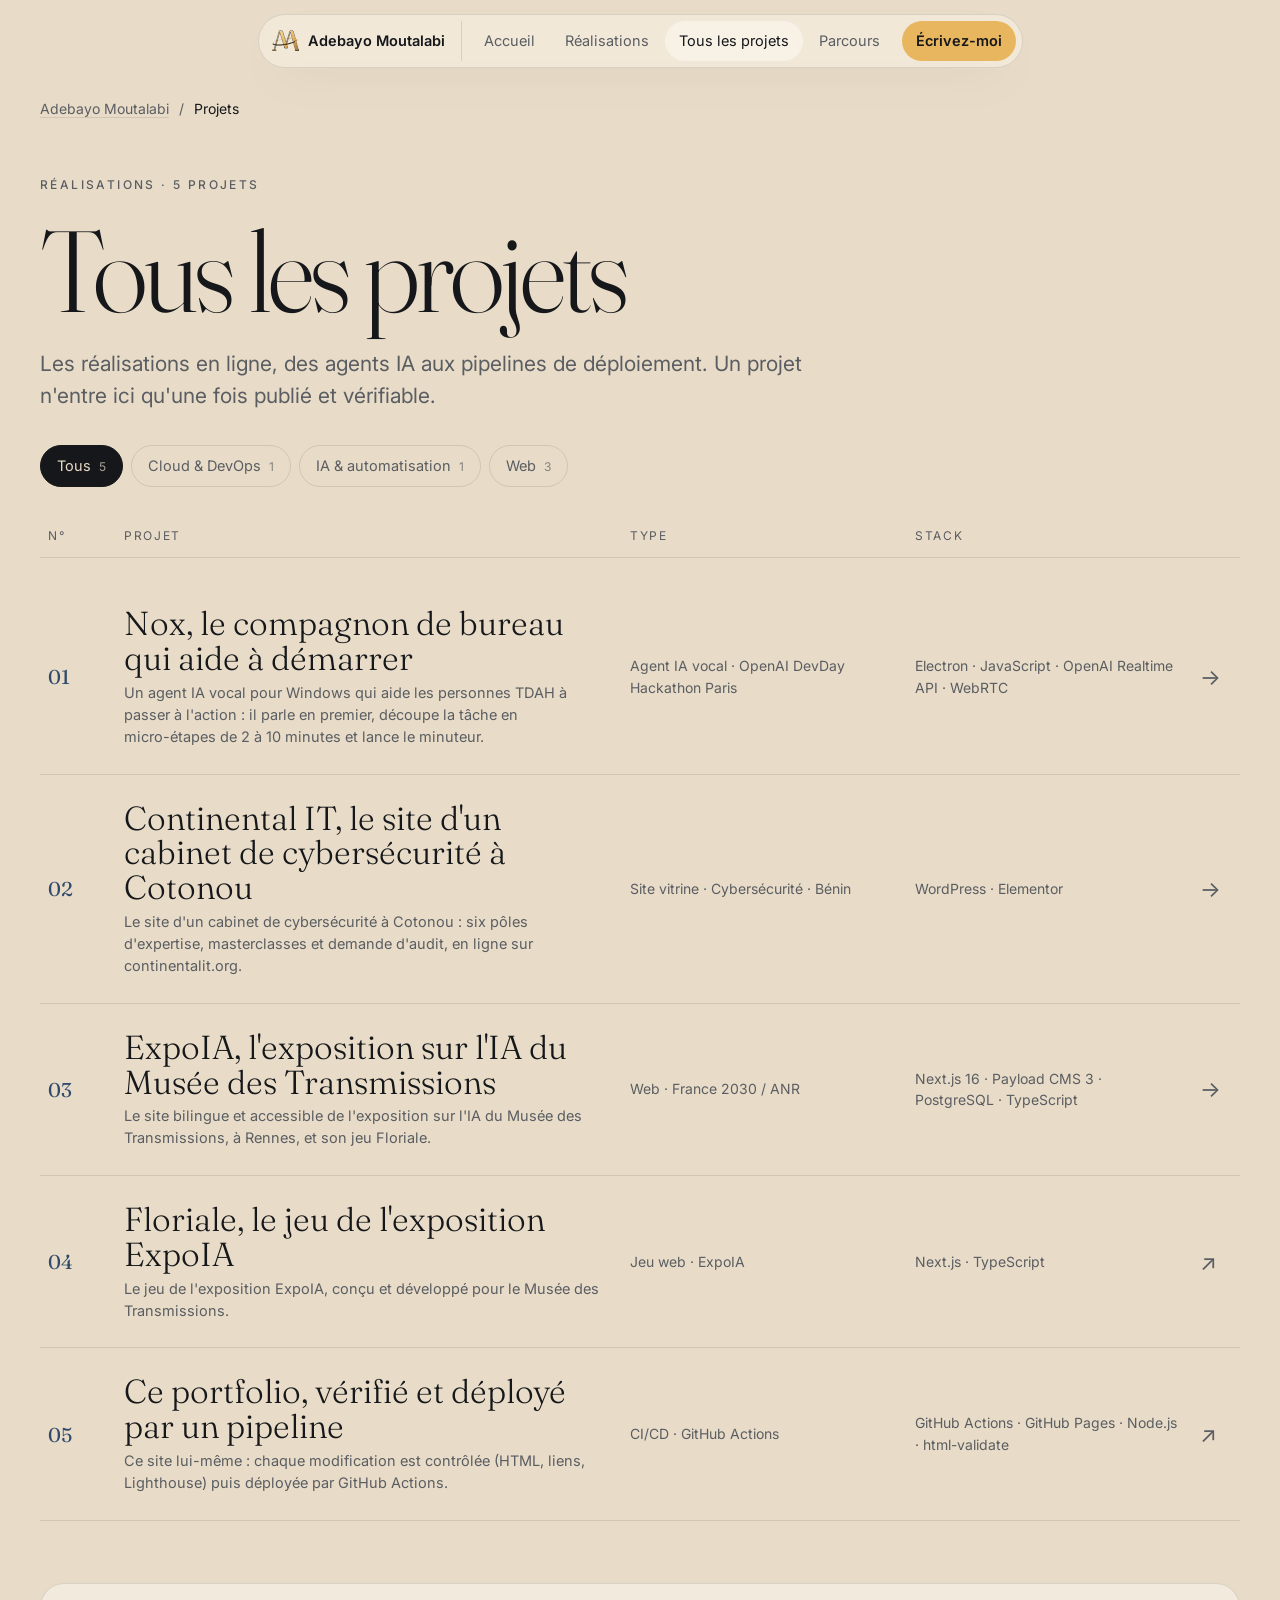
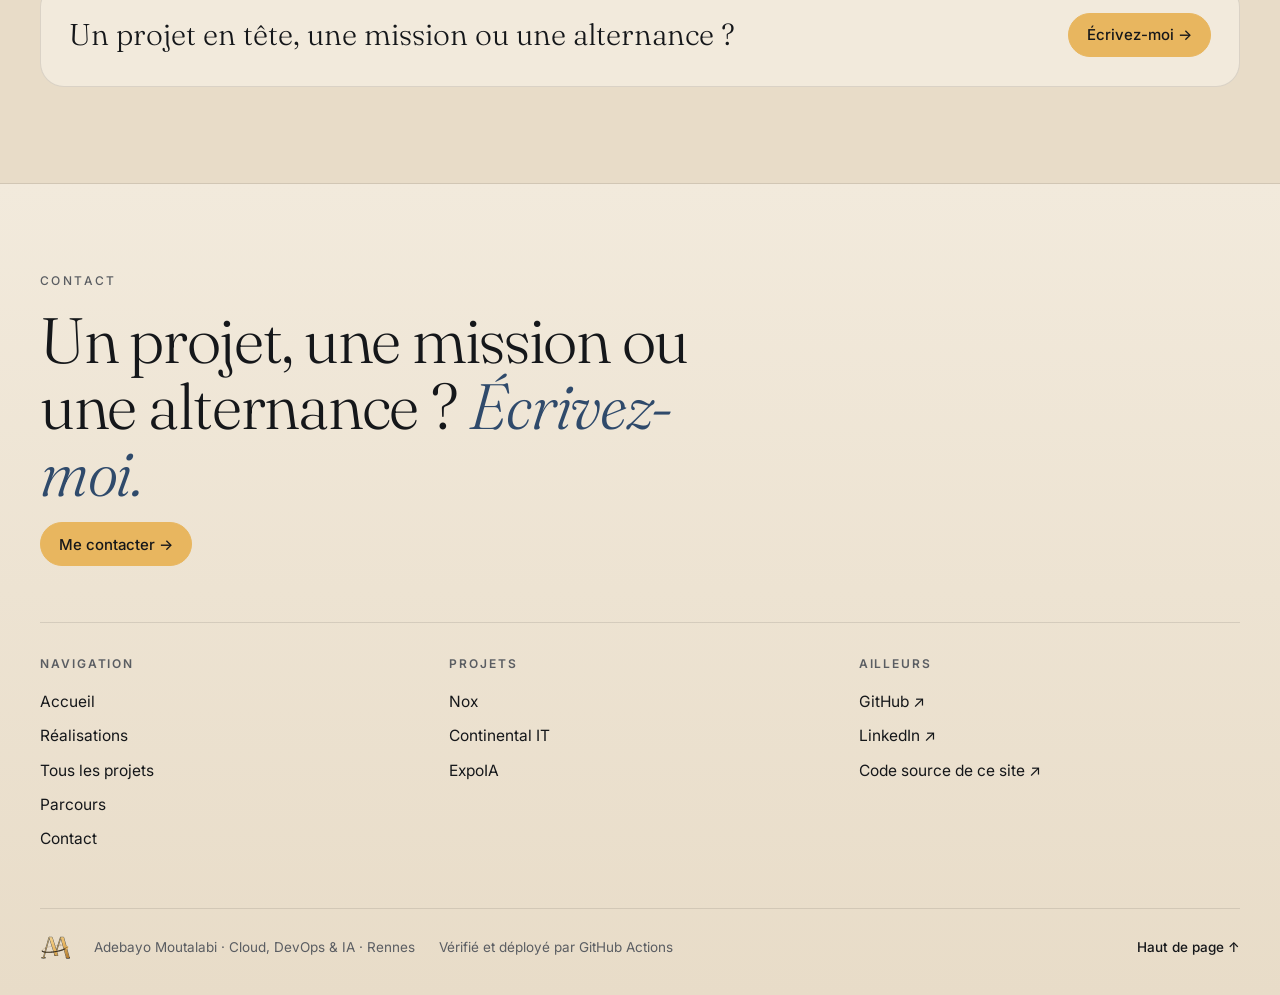
<file: projets/index.html>
<!doctype html>
<html lang="fr">
<head>
<meta charset="utf-8">
<meta name="viewport" content="width=device-width, initial-scale=1, viewport-fit=cover">
<!-- Page générée par scripts/generer.js à partir de js/data/projets.js : ne pas modifier à la main. -->
<title>Tous les projets · Adebayo Moutalabi</title>
<meta name="description" content="Tous les projets d'Adebayo Moutalabi : agents IA, sites web, pipelines CI/CD. Chaque fiche renvoie au résultat en ligne.">
<meta name="author" content="Adebayo Moutalabi">
<meta name="theme-color" content="#0d0e10">
<link rel="canonical" href="https://adebayo-moutalabi.github.io/projets/">
<link rel="icon" href="../assets/favicon.svg" type="image/svg+xml">
<link rel="icon" href="../favicon.ico" sizes="32x32">
<link rel="apple-touch-icon" href="../assets/icones/apple-touch-icon.png">
<link rel="manifest" href="../site.webmanifest">
<meta property="og:type" content="website">
<meta property="og:locale" content="fr_FR">
<meta property="og:site_name" content="Adebayo Moutalabi">
<meta property="og:url" content="https://adebayo-moutalabi.github.io/projets/">
<meta property="og:title" content="Tous les projets · Adebayo Moutalabi">
<meta property="og:description" content="Tous les projets d'Adebayo Moutalabi : agents IA, sites web, pipelines CI/CD. Chaque fiche renvoie au résultat en ligne.">
<meta property="og:image" content="https://adebayo-moutalabi.github.io/assets/partage.png">
<meta property="og:image:width" content="1200">
<meta property="og:image:height" content="630">
<meta property="og:image:alt" content="Adebayo Moutalabi, Cloud, DevOps &amp; IA">
<meta name="twitter:card" content="summary_large_image">
<script type="application/ld+json">
{
  "@context": "https://schema.org",
  "@graph": [
    {
      "@type": "CollectionPage",
      "@id": "https://adebayo-moutalabi.github.io/projets/",
      "url": "https://adebayo-moutalabi.github.io/projets/",
      "name": "Tous les projets · Adebayo Moutalabi",
      "description": "Tous les projets d'Adebayo Moutalabi : agents IA, sites web, pipelines CI/CD. Chaque fiche renvoie au résultat en ligne.",
      "inLanguage": "fr",
      "isPartOf": {
        "@id": "https://adebayo-moutalabi.github.io/#page"
      },
      "author": {
        "@id": "https://adebayo-moutalabi.github.io/#personne"
      },
      "breadcrumb": {
        "@type": "BreadcrumbList",
        "itemListElement": [
          {
            "@type": "ListItem",
            "position": 1,
            "name": "Adebayo Moutalabi",
            "item": "https://adebayo-moutalabi.github.io/"
          },
          {
            "@type": "ListItem",
            "position": 2,
            "name": "Projets",
            "item": "https://adebayo-moutalabi.github.io/projets/"
          }
        ]
      },
      "mainEntity": {
        "@type": "ItemList",
        "itemListElement": [
          {
            "@type": "ListItem",
            "position": 1,
            "name": "Nox, le compagnon de bureau qui aide à démarrer",
            "url": "https://adebayo-moutalabi.github.io/projets/nox/"
          },
          {
            "@type": "ListItem",
            "position": 2,
            "name": "Continental IT, le site d'un cabinet de cybersécurité à Cotonou",
            "url": "https://adebayo-moutalabi.github.io/projets/continental-it/"
          },
          {
            "@type": "ListItem",
            "position": 3,
            "name": "ExpoIA, l'exposition sur l'IA du Musée des Transmissions",
            "url": "https://adebayo-moutalabi.github.io/projets/expoia/"
          },
          {
            "@type": "ListItem",
            "position": 4,
            "name": "Floriale, le jeu de l'exposition ExpoIA",
            "url": "https://expo-ia.univ-rennes.fr/fr/jeu/floriale"
          },
          {
            "@type": "ListItem",
            "position": 5,
            "name": "Ce portfolio, vérifié et déployé par un pipeline",
            "url": "https://github.com/adebayo-moutalabi/adebayo-moutalabi.github.io"
          }
        ]
      }
    },
    {
      "@type": "Person",
      "@id": "https://adebayo-moutalabi.github.io/#personne",
      "name": "Adebayo Moutalabi",
      "jobTitle": "Cloud, DevOps & IA",
      "url": "https://adebayo-moutalabi.github.io/",
      "sameAs": [
        "https://github.com/adebayo-moutalabi",
        "https://www.linkedin.com/in/adebayo-moutalabi/"
      ]
    }
  ]
}
</script>
<link rel="preconnect" href="https://fonts.googleapis.com">
<link rel="preconnect" href="https://fonts.gstatic.com" crossorigin>
<link rel="stylesheet" href="https://fonts.googleapis.com/css2?family=Fraunces:ital,opsz,wght@0,9..144,200..700;1,9..144,200..700&family=Inter:wght@400;500;600&display=swap">
<link rel="stylesheet" href="../css/base.css">
<link rel="stylesheet" href="../css/page.css">
</head>
<body class="page-projet">
<a class="skip" href="#contenu">Aller au contenu</a>
<header class="pp-top" id="pp-top">
  <div class="pp-pilule"><a class="pp-marque" href="../"><span class="logo"><img class="l-sombre" src="../assets/logo/logo-am.svg" alt="" width="28" height="28"><img class="l-clair" src="../assets/logo/logo-am-clair.svg" alt="" width="28" height="28"></span><span>Adebayo Moutalabi</span></a><button type="button" class="pp-burger" id="pp-burger" aria-expanded="false" aria-controls="pp-menu">Menu</button><nav class="pp-menu" id="pp-menu" aria-label="Navigation principale"><a href="../">Accueil</a><a href="../#projets">Réalisations</a><a href="../projets/" aria-current="page">Tous les projets</a><a href="../#parcours">Parcours</a><a class="pp-ecrire" href="../#contact">Écrivez-moi</a></nav><span class="pp-lecture" id="pp-lecture" aria-hidden="true"></span></div>
</header>
<main id="contenu" class="gut">
  <nav class="wrap pp-nav" aria-label="Fil d'Ariane">
    <a href="../">Adebayo Moutalabi</a><span aria-hidden="true">/</span><span aria-current="page">Projets</span>
  </nav>
  <div class="wrap pc">
    <span class="caps">Réalisations · 5 projets</span>
    <h1>Tous les projets</h1>
    <p class="pp-lead">Les réalisations en ligne, des agents IA aux pipelines de déploiement. Un projet n'entre ici qu'une fois publié et vérifiable.</p>
    <div class="pc-filtres" role="group" aria-label="Filtrer les projets"><button type="button" data-f="all" aria-pressed="true">Tous <span>5</span></button><button type="button" data-f="cloud" aria-pressed="false">Cloud &amp; DevOps <span>1</span></button><button type="button" data-f="ia" aria-pressed="false">IA &amp; automatisation <span>1</span></button><button type="button" data-f="web" aria-pressed="false">Web <span>3</span></button></div>
    <div class="pc-tete" aria-hidden="true"><span>N°</span><span>Projet</span><span>Type</span><span>Stack</span></div>
    <ol class="pc-liste">
<li class="pc-l" data-c="ia"><a href="../projets/nox/"><span class="pc-no">01</span><span class="pc-t"><b>Nox, le compagnon de bureau qui aide à démarrer</b><small>Un agent IA vocal pour Windows qui aide les personnes TDAH à passer à l'action : il parle en premier, découpe la tâche en micro-étapes de 2 à 10 minutes et lance le minuteur.</small></span><span class="pc-type">Agent IA vocal · OpenAI DevDay Hackathon Paris</span><span class="pc-stack">Electron · JavaScript · OpenAI Realtime API · WebRTC</span><span class="pc-go" aria-hidden="true">→</span></a><img class="pc-apercu" src="../assets/projets/nox-tableau-de-bord.webp" alt="" loading="lazy" width="1200" height="678"></li>
<li class="pc-l" data-c="web"><a href="../projets/continental-it/"><span class="pc-no">02</span><span class="pc-t"><b>Continental IT, le site d'un cabinet de cybersécurité à Cotonou</b><small>Le site d'un cabinet de cybersécurité à Cotonou : six pôles d'expertise, masterclasses et demande d'audit, en ligne sur continentalit.org.</small></span><span class="pc-type">Site vitrine · Cybersécurité · Bénin</span><span class="pc-stack">WordPress · Elementor</span><span class="pc-go" aria-hidden="true">→</span></a><img class="pc-apercu" src="../assets/projets/continental-it-accueil.webp" alt="" loading="lazy" width="1200" height="750"></li>
<li class="pc-l" data-c="web"><a href="../projets/expoia/"><span class="pc-no">03</span><span class="pc-t"><b>ExpoIA, l'exposition sur l'IA du Musée des Transmissions</b><small>Le site bilingue et accessible de l'exposition sur l'IA du Musée des Transmissions, à Rennes, et son jeu Floriale.</small></span><span class="pc-type">Web · France 2030 / ANR</span><span class="pc-stack">Next.js 16 · Payload CMS 3 · PostgreSQL · TypeScript</span><span class="pc-go" aria-hidden="true">→</span></a><img class="pc-apercu" src="../assets/projets/expoia-accueil.webp" alt="" loading="lazy" width="1200" height="750"></li>
<li class="pc-l" data-c="web"><a href="https://expo-ia.univ-rennes.fr/fr/jeu/floriale" target="_blank" rel="noopener"><span class="pc-no">04</span><span class="pc-t"><b>Floriale, le jeu de l'exposition ExpoIA</b><small>Le jeu de l'exposition ExpoIA, conçu et développé pour le Musée des Transmissions.</small></span><span class="pc-type">Jeu web · ExpoIA</span><span class="pc-stack">Next.js · TypeScript</span><span class="pc-go" aria-hidden="true">↗</span></a><img class="pc-apercu" src="../assets/projets/floriale-accueil.webp" alt="" loading="lazy" width="1200" height="750"></li>
<li class="pc-l" data-c="cloud"><a href="https://github.com/adebayo-moutalabi/adebayo-moutalabi.github.io" target="_blank" rel="noopener"><span class="pc-no">05</span><span class="pc-t"><b>Ce portfolio, vérifié et déployé par un pipeline</b><small>Ce site lui-même : chaque modification est contrôlée (HTML, liens, Lighthouse) puis déployée par GitHub Actions.</small></span><span class="pc-type">CI/CD · GitHub Actions</span><span class="pc-stack">GitHub Actions · GitHub Pages · Node.js · html-validate</span><span class="pc-go" aria-hidden="true">↗</span></a><img class="pc-apercu" src="../assets/projets/portfolio-accueil.webp" alt="" loading="lazy" width="1200" height="750"></li>
    </ol>
    <aside class="pc-fin">
      <p>Un projet en tête, une mission ou une alternance ?</p>
      <a class="pp-btn or" href="../#contact">Écrivez-moi →</a>
    </aside>
  </div>
</main>
<footer class="gut pp-pied">
  <div class="wrap">
    <div class="pf-cta">
      <span class="caps">Contact</span>
      <p class="pf-titre">Un projet, une mission ou une alternance ? <em>Écrivez-moi.</em></p>
      <a class="pp-btn or" href="../#contact">Me contacter →</a>
    </div>
    <div class="pf-cols">
      <nav aria-label="Plan du site"><h2>Navigation</h2><ul>
        <li><a href="../">Accueil</a></li><li><a href="../#projets">Réalisations</a></li><li><a href="../projets/">Tous les projets</a></li><li><a href="../#parcours">Parcours</a></li><li><a href="../#contact">Contact</a></li>
      </ul></nav>
      <nav aria-label="Projets"><h2>Projets</h2><ul>
        <li><a href="../projets/nox/">Nox</a></li><li><a href="../projets/continental-it/">Continental IT</a></li><li><a href="../projets/expoia/">ExpoIA</a></li>
      </ul></nav>
      <div><h2>Ailleurs</h2><ul>
        <li><a href="https://github.com/adebayo-moutalabi" rel="me">GitHub ↗</a></li><li><a href="https://www.linkedin.com/in/adebayo-moutalabi/" rel="me">LinkedIn ↗</a></li><li><a href="https://github.com/adebayo-moutalabi/adebayo-moutalabi.github.io">Code source de ce site ↗</a></li>
      </ul></div>
    </div>
    <div class="pf-bas">
      <a class="pp-logo" href="../" aria-label="Accueil"><span class="logo"><img class="l-sombre" src="../assets/logo/logo-am.svg" alt="" width="30" height="30"><img class="l-clair" src="../assets/logo/logo-am-clair.svg" alt="" width="30" height="30"></span></a>
      <span>Adebayo Moutalabi · Cloud, DevOps &amp; IA · Rennes</span>
      <span>Vérifié et déployé par GitHub Actions</span>
      <a class="pf-haut" href="#contenu">Haut de page ↑</a>
    </div>
  </div>
</footer>
<script src="../js/page.js" defer></script>
<script src="../js/catalogue.js" defer></script>
</body>
</html>
</file>
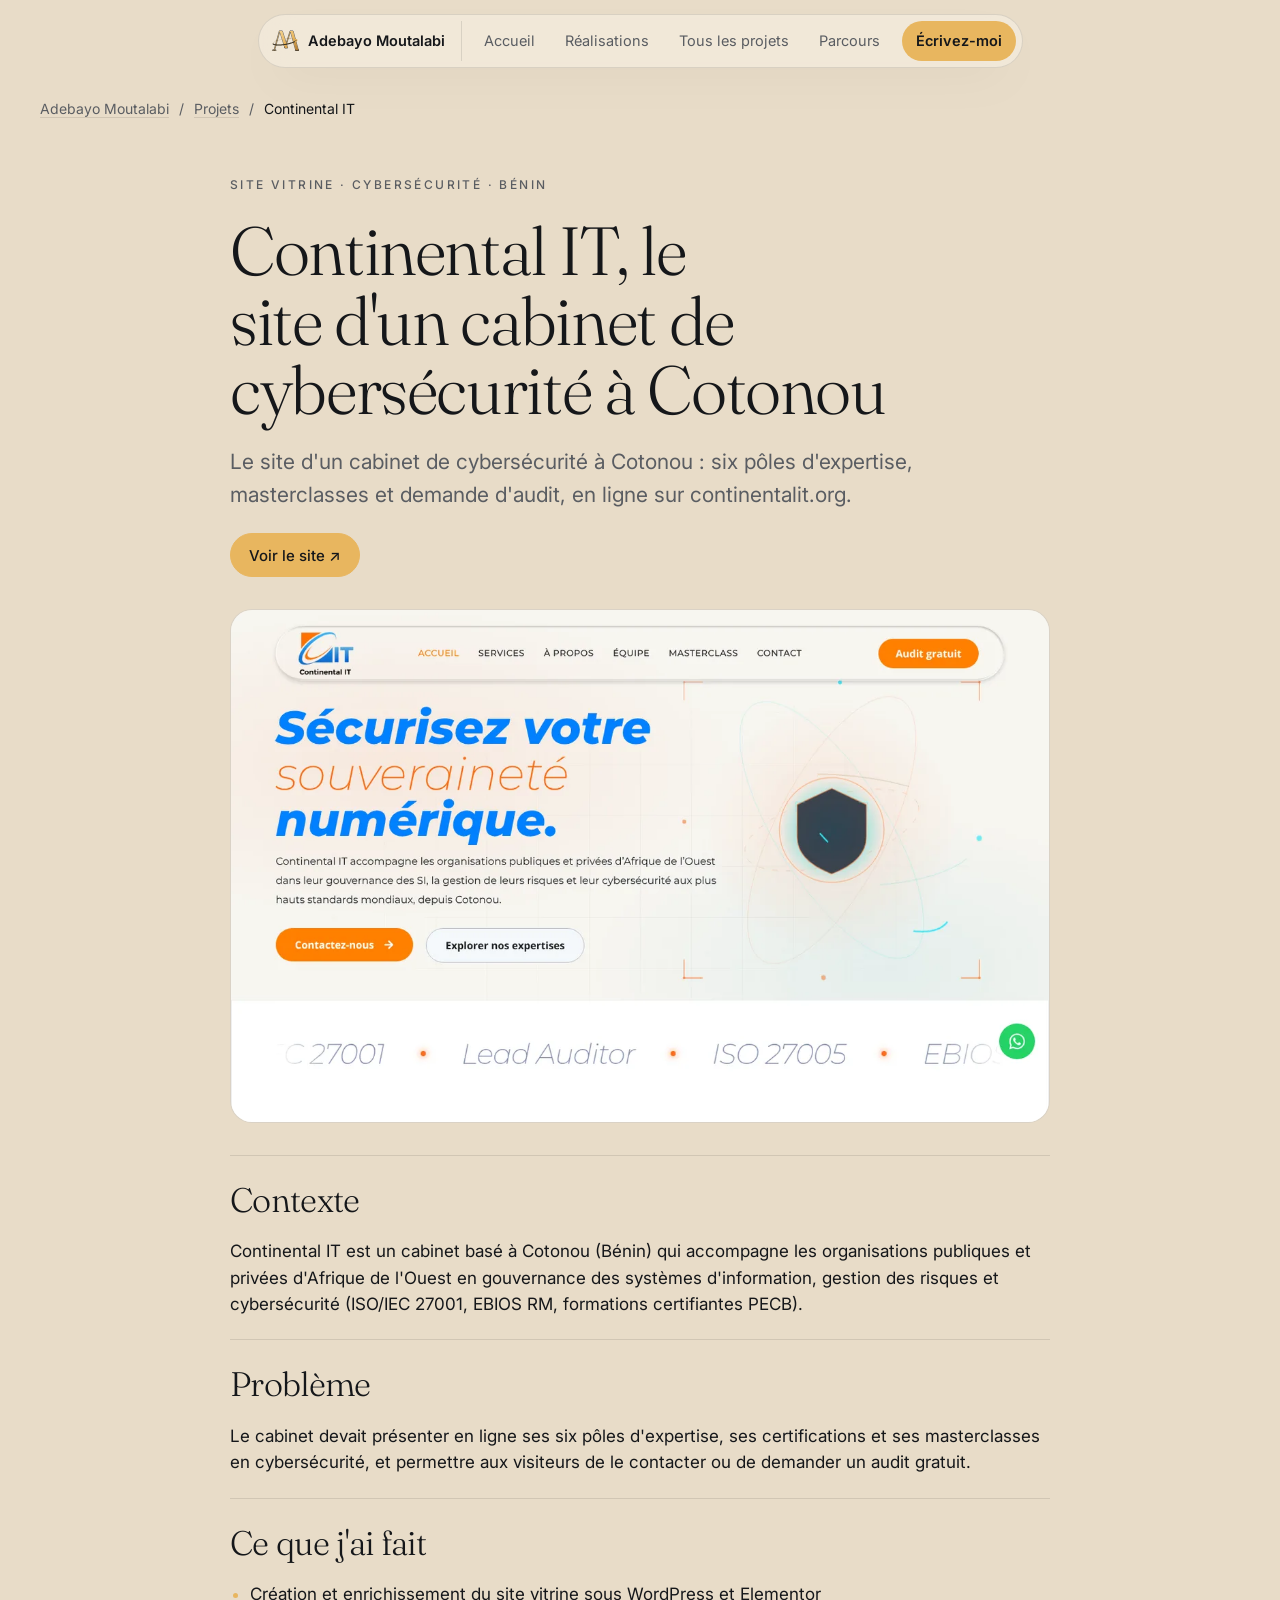
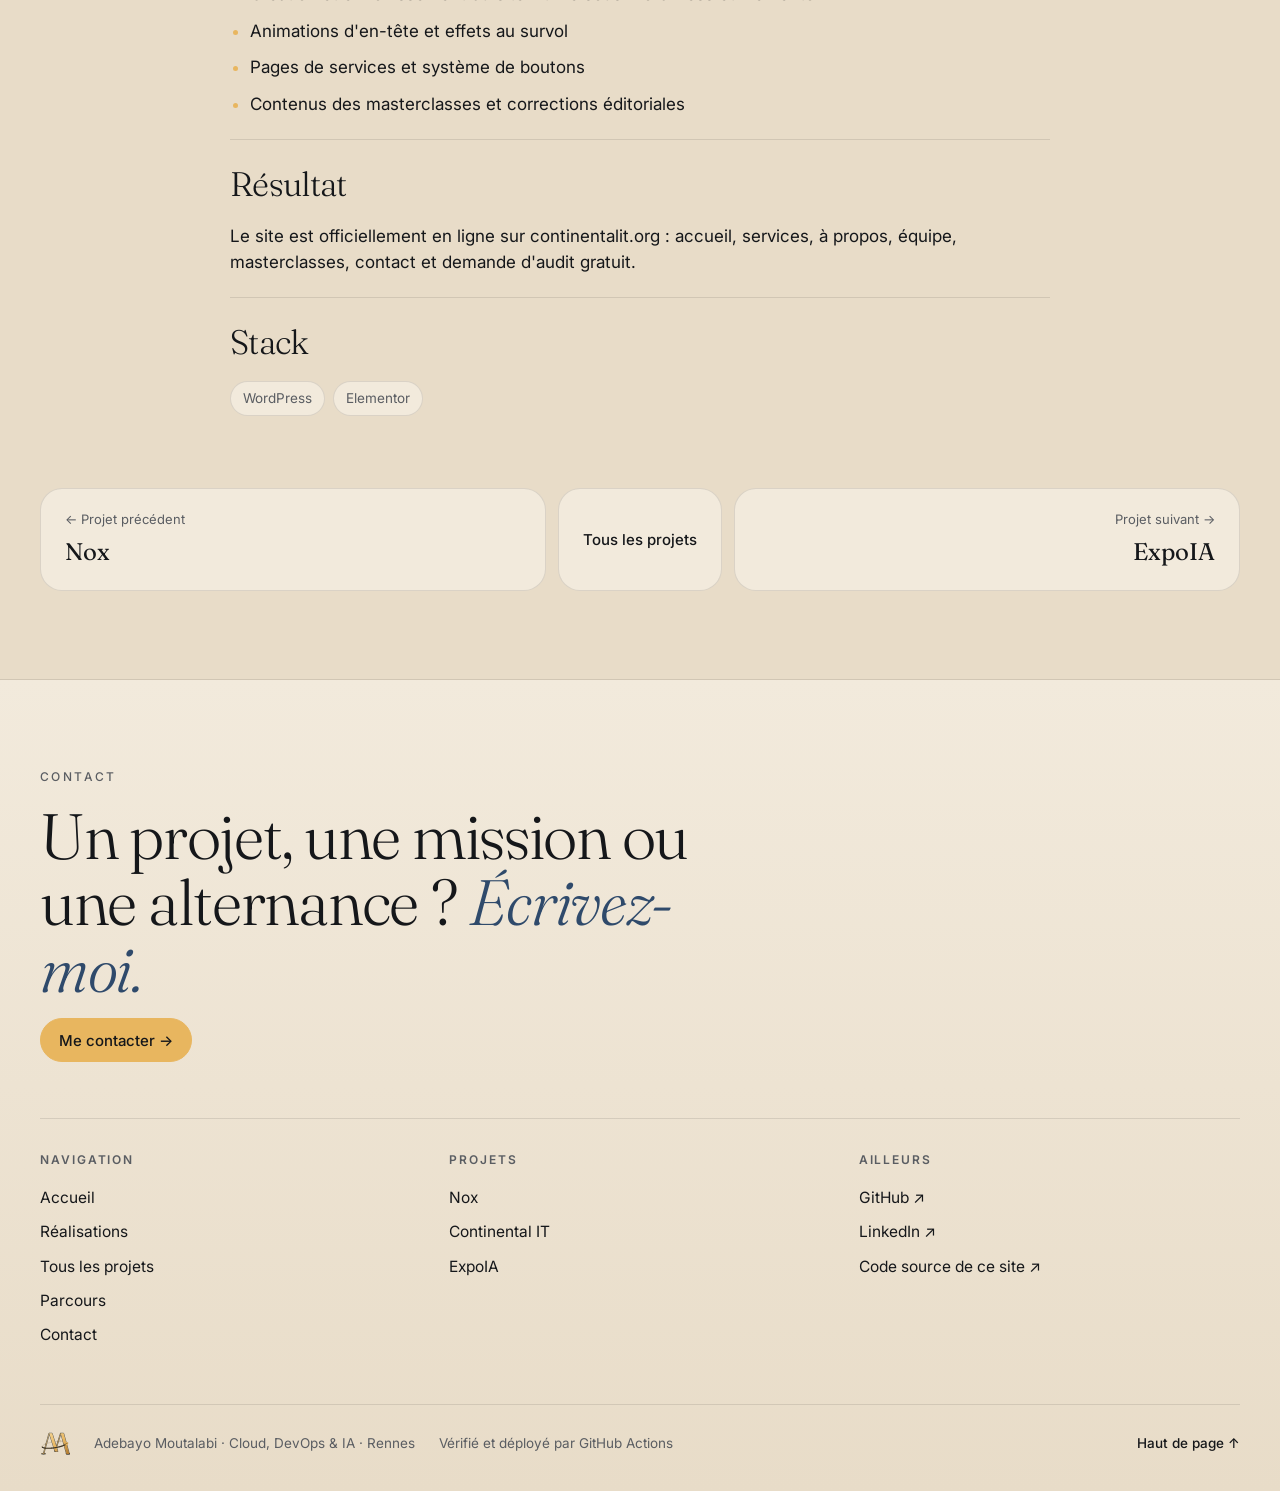
<file: projets/continental-it/index.html>
<!doctype html>
<html lang="fr">
<head>
<meta charset="utf-8">
<meta name="viewport" content="width=device-width, initial-scale=1, viewport-fit=cover">
<!-- Page générée par scripts/generer.js à partir de js/data/projets.js : ne pas modifier à la main. -->
<title>Continental IT · Adebayo Moutalabi, Cloud, DevOps &amp; IA</title>
<meta name="description" content="Site vitrine de Continental IT, cabinet de conseil en cybersécurité à Cotonou (Bénin), réalisé par Adebayo Moutalabi sous WordPress et Elementor.">
<meta name="author" content="Adebayo Moutalabi">
<meta name="theme-color" content="#0d0e10">
<link rel="canonical" href="https://adebayo-moutalabi.github.io/projets/continental-it/">
<link rel="icon" href="../../assets/favicon.svg" type="image/svg+xml">
<link rel="icon" href="../../favicon.ico" sizes="32x32">
<link rel="apple-touch-icon" href="../../assets/icones/apple-touch-icon.png">
<link rel="manifest" href="../../site.webmanifest">
<meta property="og:type" content="article">
<meta property="og:locale" content="fr_FR">
<meta property="og:site_name" content="Adebayo Moutalabi">
<meta property="og:url" content="https://adebayo-moutalabi.github.io/projets/continental-it/">
<meta property="og:title" content="Continental IT, le site d'un cabinet de cybersécurité à Cotonou">
<meta property="og:description" content="Le site d'un cabinet de cybersécurité à Cotonou : six pôles d'expertise, masterclasses et demande d'audit, en ligne sur continentalit.org.">
<meta property="og:image" content="https://adebayo-moutalabi.github.io/assets/projets/continental-it-partage.png">
<meta property="og:image:width" content="1200">
<meta property="og:image:height" content="630">
<meta property="og:image:alt" content="Page d'accueil de continentalit.org : « Sécurisez votre souveraineté numérique »">
<meta name="twitter:card" content="summary_large_image">
<script type="application/ld+json">
{
  "@context": "https://schema.org",
  "@graph": [
    {
      "@type": "WebPage",
      "@id": "https://adebayo-moutalabi.github.io/projets/continental-it/",
      "url": "https://adebayo-moutalabi.github.io/projets/continental-it/",
      "name": "Continental IT · Adebayo Moutalabi, Cloud, DevOps & IA",
      "description": "Site vitrine de Continental IT, cabinet de conseil en cybersécurité à Cotonou (Bénin), réalisé par Adebayo Moutalabi sous WordPress et Elementor.",
      "inLanguage": "fr",
      "isPartOf": {
        "@id": "https://adebayo-moutalabi.github.io/#page"
      },
      "about": {
        "@id": "https://adebayo-moutalabi.github.io/projets/continental-it/#realisation"
      },
      "author": {
        "@id": "https://adebayo-moutalabi.github.io/#personne"
      },
      "breadcrumb": {
        "@type": "BreadcrumbList",
        "itemListElement": [
          {
            "@type": "ListItem",
            "position": 1,
            "name": "Adebayo Moutalabi",
            "item": "https://adebayo-moutalabi.github.io/"
          },
          {
            "@type": "ListItem",
            "position": 2,
            "name": "Projets",
            "item": "https://adebayo-moutalabi.github.io/projets/"
          },
          {
            "@type": "ListItem",
            "position": 3,
            "name": "Continental IT",
            "item": "https://adebayo-moutalabi.github.io/projets/continental-it/"
          }
        ]
      }
    },
    {
      "@type": "CreativeWork",
      "@id": "https://adebayo-moutalabi.github.io/projets/continental-it/#realisation",
      "name": "Continental IT",
      "headline": "Continental IT, le site d'un cabinet de cybersécurité à Cotonou",
      "description": "Le site d'un cabinet de cybersécurité à Cotonou : six pôles d'expertise, masterclasses et demande d'audit, en ligne sur continentalit.org.",
      "url": "https://adebayo-moutalabi.github.io/projets/continental-it/",
      "image": "https://adebayo-moutalabi.github.io/assets/projets/continental-it-accueil.webp",
      "inLanguage": [
        "fr",
        "en"
      ],
      "author": {
        "@id": "https://adebayo-moutalabi.github.io/#personne"
      },
      "keywords": "WordPress, Elementor"
    },
    {
      "@type": "Person",
      "@id": "https://adebayo-moutalabi.github.io/#personne",
      "name": "Adebayo Moutalabi",
      "jobTitle": "Cloud, DevOps & IA",
      "url": "https://adebayo-moutalabi.github.io/",
      "sameAs": [
        "https://github.com/adebayo-moutalabi",
        "https://www.linkedin.com/in/adebayo-moutalabi/"
      ]
    }
  ]
}
</script>
<link rel="preconnect" href="https://fonts.googleapis.com">
<link rel="preconnect" href="https://fonts.gstatic.com" crossorigin>
<link rel="stylesheet" href="https://fonts.googleapis.com/css2?family=Fraunces:ital,opsz,wght@0,9..144,200..700;1,9..144,200..700&family=Inter:wght@400;500;600&display=swap">
<link rel="stylesheet" href="../../css/base.css">
<link rel="stylesheet" href="../../css/page.css">
</head>
<body class="page-projet">
<a class="skip" href="#contenu">Aller au contenu</a>
<header class="pp-top" id="pp-top">
  <div class="pp-pilule"><a class="pp-marque" href="../../"><span class="logo"><img class="l-sombre" src="../../assets/logo/logo-am.svg" alt="" width="28" height="28"><img class="l-clair" src="../../assets/logo/logo-am-clair.svg" alt="" width="28" height="28"></span><span>Adebayo Moutalabi</span></a><button type="button" class="pp-burger" id="pp-burger" aria-expanded="false" aria-controls="pp-menu">Menu</button><nav class="pp-menu" id="pp-menu" aria-label="Navigation principale"><a href="../../">Accueil</a><a href="../../#projets">Réalisations</a><a href="../../projets/">Tous les projets</a><a href="../../#parcours">Parcours</a><a class="pp-ecrire" href="../../#contact">Écrivez-moi</a></nav><span class="pp-lecture" id="pp-lecture" aria-hidden="true"></span></div>
</header>
<main id="contenu" class="gut">
  <nav class="wrap pp-nav" aria-label="Fil d'Ariane">
    <a href="../../">Adebayo Moutalabi</a><span aria-hidden="true">/</span><a href="../../projets/">Projets</a><span aria-hidden="true">/</span><span aria-current="page">Continental IT</span>
  </nav>
  <article class="wrap pp">
    <span class="caps">Site vitrine · Cybersécurité · Bénin</span>
    <h1>Continental IT, le site d'un cabinet de cybersécurité à Cotonou</h1>
    <p class="pp-lead">Le site d'un cabinet de cybersécurité à Cotonou : six pôles d'expertise, masterclasses et demande d'audit, en ligne sur continentalit.org.</p>
    <div class="pp-liens"><a class="pp-btn or" href="https://continentalit.org/">Voir le site ↗</a></div>
    <figure class="pp-fig"><img src="../../assets/projets/continental-it-accueil.webp" alt="Page d'accueil de continentalit.org : « Sécurisez votre souveraineté numérique »" width="1200" height="750"></figure>
    <section><h2>Contexte</h2><p>Continental IT est un cabinet basé à Cotonou (Bénin) qui accompagne les organisations publiques et privées d'Afrique de l'Ouest en gouvernance des systèmes d'information, gestion des risques et cybersécurité (ISO/IEC 27001, EBIOS RM, formations certifiantes PECB).</p></section>
    <section><h2>Problème</h2><p>Le cabinet devait présenter en ligne ses six pôles d'expertise, ses certifications et ses masterclasses en cybersécurité, et permettre aux visiteurs de le contacter ou de demander un audit gratuit.</p></section>
    <section><h2>Ce que j'ai fait</h2><ul><li>Création et enrichissement du site vitrine sous WordPress et Elementor</li><li>Animations d'en-tête et effets au survol</li><li>Pages de services et système de boutons</li><li>Contenus des masterclasses et corrections éditoriales</li></ul></section>
    <section><h2>Résultat</h2><p>Le site est officiellement en ligne sur continentalit.org : accueil, services, à propos, équipe, masterclasses, contact et demande d'audit gratuit.</p></section>
    <section><h2>Stack</h2><div class="chips"><span class="chip">WordPress</span><span class="chip">Elementor</span></div></section>
  </article>
  <nav class="wrap pp-suite" aria-label="Autres projets"><a class="pp-av" href="../../projets/nox/"><small>← Projet précédent</small><b>Nox</b></a><a class="pp-tous" href="../../projets/">Tous les projets</a><a class="pp-ap" href="../../projets/expoia/"><small>Projet suivant →</small><b>ExpoIA</b></a></nav>
</main>
<footer class="gut pp-pied">
  <div class="wrap">
    <div class="pf-cta">
      <span class="caps">Contact</span>
      <p class="pf-titre">Un projet, une mission ou une alternance ? <em>Écrivez-moi.</em></p>
      <a class="pp-btn or" href="../../#contact">Me contacter →</a>
    </div>
    <div class="pf-cols">
      <nav aria-label="Plan du site"><h2>Navigation</h2><ul>
        <li><a href="../../">Accueil</a></li><li><a href="../../#projets">Réalisations</a></li><li><a href="../../projets/">Tous les projets</a></li><li><a href="../../#parcours">Parcours</a></li><li><a href="../../#contact">Contact</a></li>
      </ul></nav>
      <nav aria-label="Projets"><h2>Projets</h2><ul>
        <li><a href="../../projets/nox/">Nox</a></li><li><a href="../../projets/continental-it/">Continental IT</a></li><li><a href="../../projets/expoia/">ExpoIA</a></li>
      </ul></nav>
      <div><h2>Ailleurs</h2><ul>
        <li><a href="https://github.com/adebayo-moutalabi" rel="me">GitHub ↗</a></li><li><a href="https://www.linkedin.com/in/adebayo-moutalabi/" rel="me">LinkedIn ↗</a></li><li><a href="https://github.com/adebayo-moutalabi/adebayo-moutalabi.github.io">Code source de ce site ↗</a></li>
      </ul></div>
    </div>
    <div class="pf-bas">
      <a class="pp-logo" href="../../" aria-label="Accueil"><span class="logo"><img class="l-sombre" src="../../assets/logo/logo-am.svg" alt="" width="30" height="30"><img class="l-clair" src="../../assets/logo/logo-am-clair.svg" alt="" width="30" height="30"></span></a>
      <span>Adebayo Moutalabi · Cloud, DevOps &amp; IA · Rennes</span>
      <span>Vérifié et déployé par GitHub Actions</span>
      <a class="pf-haut" href="#contenu">Haut de page ↑</a>
    </div>
  </div>
</footer>
<script src="../../js/page.js" defer></script>
</body>
</html>
</file>
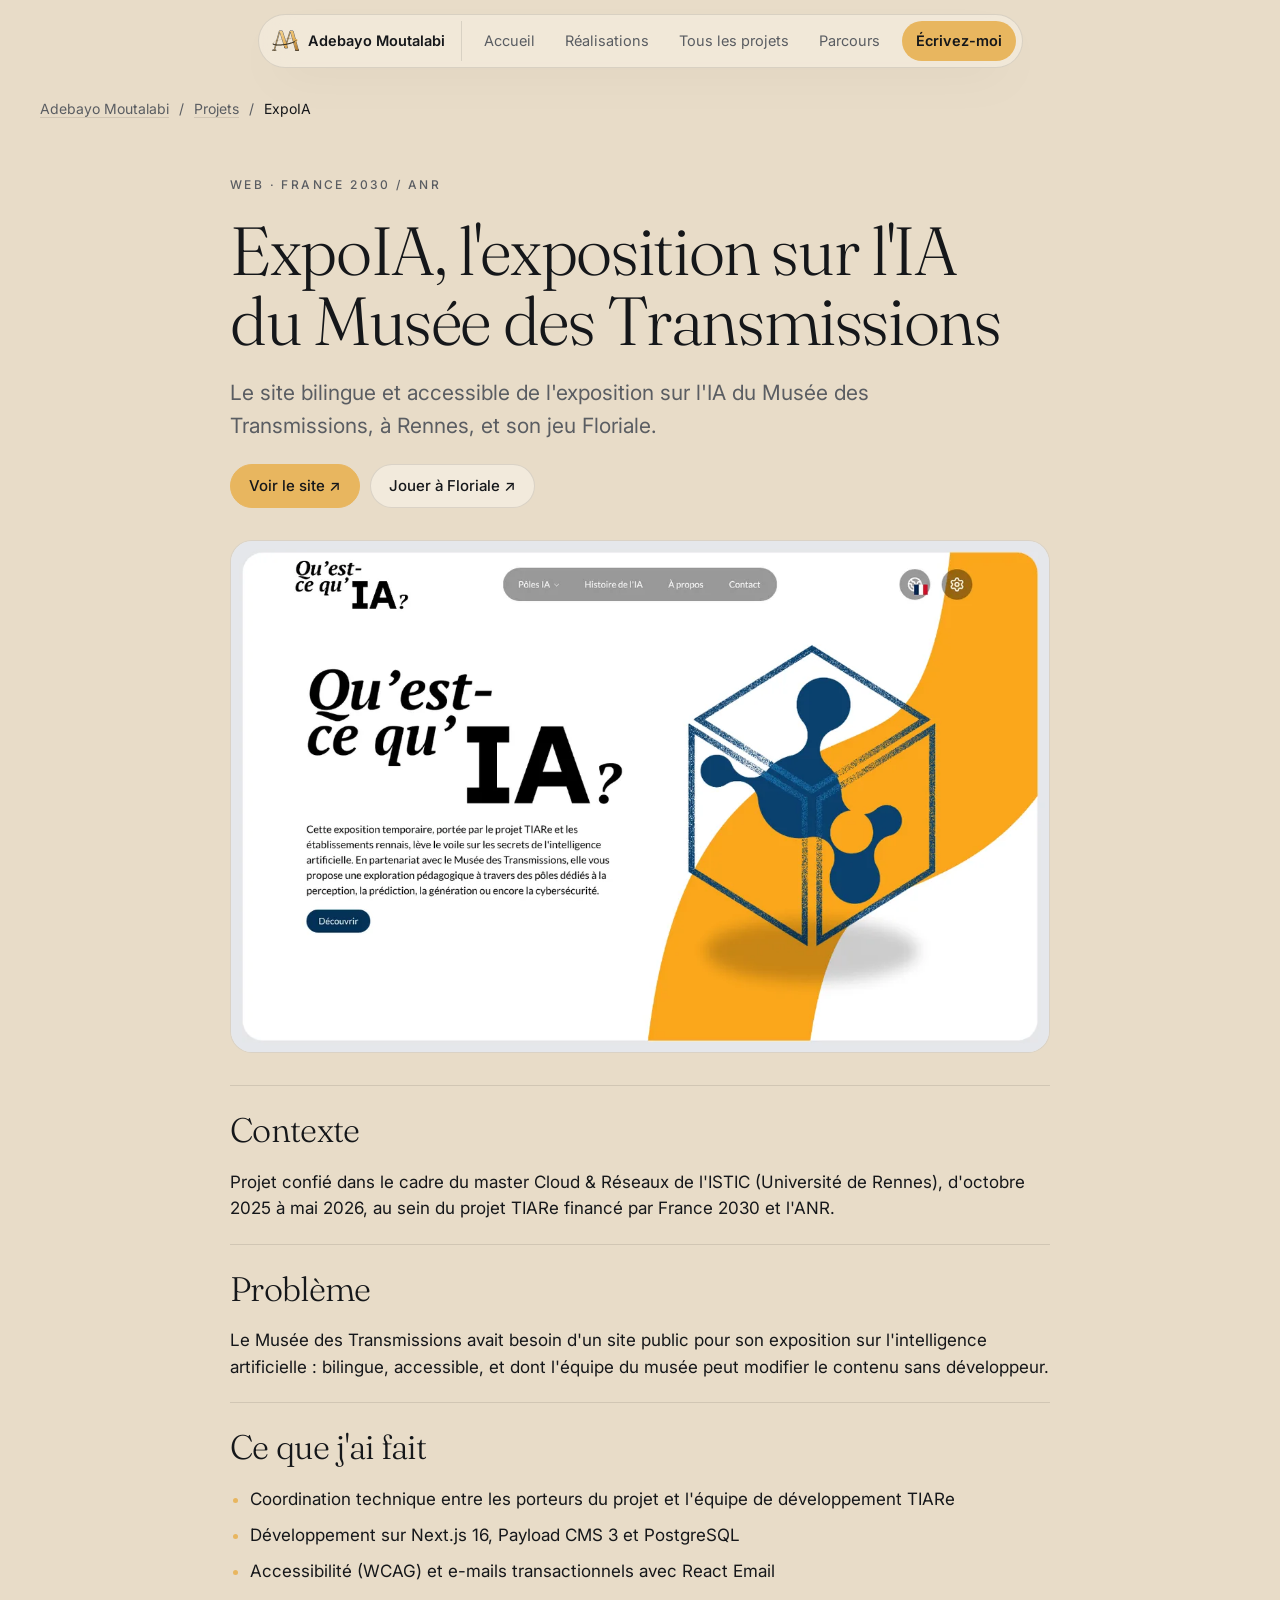
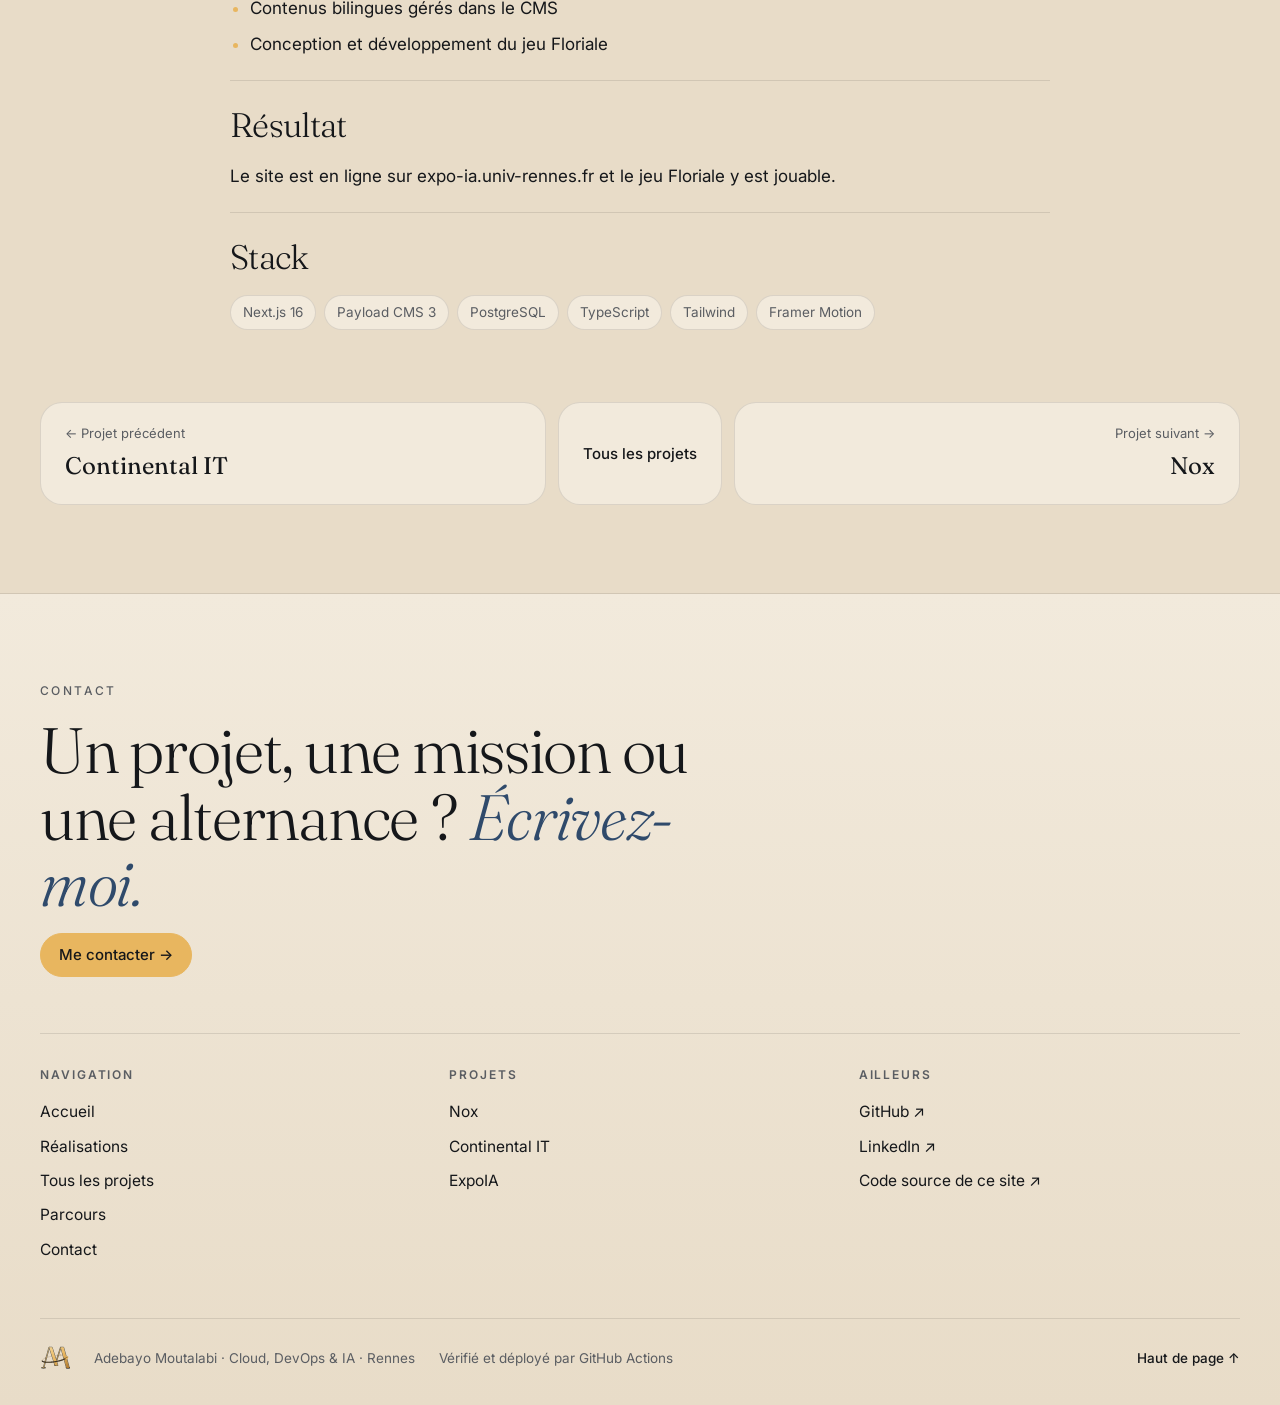
<file: projets/expoia/index.html>
<!doctype html>
<html lang="fr">
<head>
<meta charset="utf-8">
<meta name="viewport" content="width=device-width, initial-scale=1, viewport-fit=cover">
<!-- Page générée par scripts/generer.js à partir de js/data/projets.js : ne pas modifier à la main. -->
<title>ExpoIA · Adebayo Moutalabi, Cloud, DevOps &amp; IA</title>
<meta name="description" content="ExpoIA, site bilingue et accessible de l'exposition sur l'IA du Musée des Transmissions (Rennes), développé par Adebayo Moutalabi avec Next.js et Payload CMS.">
<meta name="author" content="Adebayo Moutalabi">
<meta name="theme-color" content="#0d0e10">
<link rel="canonical" href="https://adebayo-moutalabi.github.io/projets/expoia/">
<link rel="icon" href="../../assets/favicon.svg" type="image/svg+xml">
<link rel="icon" href="../../favicon.ico" sizes="32x32">
<link rel="apple-touch-icon" href="../../assets/icones/apple-touch-icon.png">
<link rel="manifest" href="../../site.webmanifest">
<meta property="og:type" content="article">
<meta property="og:locale" content="fr_FR">
<meta property="og:site_name" content="Adebayo Moutalabi">
<meta property="og:url" content="https://adebayo-moutalabi.github.io/projets/expoia/">
<meta property="og:title" content="ExpoIA, l'exposition sur l'IA du Musée des Transmissions">
<meta property="og:description" content="Le site bilingue et accessible de l'exposition sur l'IA du Musée des Transmissions, à Rennes, et son jeu Floriale.">
<meta property="og:image" content="https://adebayo-moutalabi.github.io/assets/projets/expoia-partage.png">
<meta property="og:image:width" content="1200">
<meta property="og:image:height" content="630">
<meta property="og:image:alt" content="Page d'accueil du site de l'exposition ExpoIA : « Qu'est-ce qu'IA ? »">
<meta name="twitter:card" content="summary_large_image">
<script type="application/ld+json">
{
  "@context": "https://schema.org",
  "@graph": [
    {
      "@type": "WebPage",
      "@id": "https://adebayo-moutalabi.github.io/projets/expoia/",
      "url": "https://adebayo-moutalabi.github.io/projets/expoia/",
      "name": "ExpoIA · Adebayo Moutalabi, Cloud, DevOps & IA",
      "description": "ExpoIA, site bilingue et accessible de l'exposition sur l'IA du Musée des Transmissions (Rennes), développé par Adebayo Moutalabi avec Next.js et Payload CMS.",
      "inLanguage": "fr",
      "isPartOf": {
        "@id": "https://adebayo-moutalabi.github.io/#page"
      },
      "about": {
        "@id": "https://adebayo-moutalabi.github.io/projets/expoia/#realisation"
      },
      "author": {
        "@id": "https://adebayo-moutalabi.github.io/#personne"
      },
      "breadcrumb": {
        "@type": "BreadcrumbList",
        "itemListElement": [
          {
            "@type": "ListItem",
            "position": 1,
            "name": "Adebayo Moutalabi",
            "item": "https://adebayo-moutalabi.github.io/"
          },
          {
            "@type": "ListItem",
            "position": 2,
            "name": "Projets",
            "item": "https://adebayo-moutalabi.github.io/projets/"
          },
          {
            "@type": "ListItem",
            "position": 3,
            "name": "ExpoIA",
            "item": "https://adebayo-moutalabi.github.io/projets/expoia/"
          }
        ]
      }
    },
    {
      "@type": "CreativeWork",
      "@id": "https://adebayo-moutalabi.github.io/projets/expoia/#realisation",
      "name": "ExpoIA",
      "headline": "ExpoIA, l'exposition sur l'IA du Musée des Transmissions",
      "description": "Le site bilingue et accessible de l'exposition sur l'IA du Musée des Transmissions, à Rennes, et son jeu Floriale.",
      "url": "https://adebayo-moutalabi.github.io/projets/expoia/",
      "image": "https://adebayo-moutalabi.github.io/assets/projets/expoia-accueil.webp",
      "inLanguage": [
        "fr",
        "en"
      ],
      "author": {
        "@id": "https://adebayo-moutalabi.github.io/#personne"
      },
      "keywords": "Next.js 16, Payload CMS 3, PostgreSQL, TypeScript, Tailwind, Framer Motion"
    },
    {
      "@type": "Person",
      "@id": "https://adebayo-moutalabi.github.io/#personne",
      "name": "Adebayo Moutalabi",
      "jobTitle": "Cloud, DevOps & IA",
      "url": "https://adebayo-moutalabi.github.io/",
      "sameAs": [
        "https://github.com/adebayo-moutalabi",
        "https://www.linkedin.com/in/adebayo-moutalabi/"
      ]
    }
  ]
}
</script>
<link rel="preconnect" href="https://fonts.googleapis.com">
<link rel="preconnect" href="https://fonts.gstatic.com" crossorigin>
<link rel="stylesheet" href="https://fonts.googleapis.com/css2?family=Fraunces:ital,opsz,wght@0,9..144,200..700;1,9..144,200..700&family=Inter:wght@400;500;600&display=swap">
<link rel="stylesheet" href="../../css/base.css">
<link rel="stylesheet" href="../../css/page.css">
</head>
<body class="page-projet">
<a class="skip" href="#contenu">Aller au contenu</a>
<header class="pp-top" id="pp-top">
  <div class="pp-pilule"><a class="pp-marque" href="../../"><span class="logo"><img class="l-sombre" src="../../assets/logo/logo-am.svg" alt="" width="28" height="28"><img class="l-clair" src="../../assets/logo/logo-am-clair.svg" alt="" width="28" height="28"></span><span>Adebayo Moutalabi</span></a><button type="button" class="pp-burger" id="pp-burger" aria-expanded="false" aria-controls="pp-menu">Menu</button><nav class="pp-menu" id="pp-menu" aria-label="Navigation principale"><a href="../../">Accueil</a><a href="../../#projets">Réalisations</a><a href="../../projets/">Tous les projets</a><a href="../../#parcours">Parcours</a><a class="pp-ecrire" href="../../#contact">Écrivez-moi</a></nav><span class="pp-lecture" id="pp-lecture" aria-hidden="true"></span></div>
</header>
<main id="contenu" class="gut">
  <nav class="wrap pp-nav" aria-label="Fil d'Ariane">
    <a href="../../">Adebayo Moutalabi</a><span aria-hidden="true">/</span><a href="../../projets/">Projets</a><span aria-hidden="true">/</span><span aria-current="page">ExpoIA</span>
  </nav>
  <article class="wrap pp">
    <span class="caps">Web · France 2030 / ANR</span>
    <h1>ExpoIA, l'exposition sur l'IA du Musée des Transmissions</h1>
    <p class="pp-lead">Le site bilingue et accessible de l'exposition sur l'IA du Musée des Transmissions, à Rennes, et son jeu Floriale.</p>
    <div class="pp-liens"><a class="pp-btn or" href="https://expo-ia.univ-rennes.fr/fr">Voir le site ↗</a><a class="pp-btn" href="https://expo-ia.univ-rennes.fr/fr/jeu/floriale">Jouer à Floriale ↗</a></div>
    <figure class="pp-fig"><img src="../../assets/projets/expoia-accueil.webp" alt="Page d'accueil du site de l'exposition ExpoIA : « Qu'est-ce qu'IA ? »" width="1200" height="750"></figure>
    <section><h2>Contexte</h2><p>Projet confié dans le cadre du master Cloud &amp; Réseaux de l'ISTIC (Université de Rennes), d'octobre 2025 à mai 2026, au sein du projet TIARe financé par France 2030 et l'ANR.</p></section>
    <section><h2>Problème</h2><p>Le Musée des Transmissions avait besoin d'un site public pour son exposition sur l'intelligence artificielle : bilingue, accessible, et dont l'équipe du musée peut modifier le contenu sans développeur.</p></section>
    <section><h2>Ce que j'ai fait</h2><ul><li>Coordination technique entre les porteurs du projet et l'équipe de développement TIARe</li><li>Développement sur Next.js 16, Payload CMS 3 et PostgreSQL</li><li>Accessibilité (WCAG) et e-mails transactionnels avec React Email</li><li>Contenus bilingues gérés dans le CMS</li><li>Conception et développement du jeu Floriale</li></ul></section>
    <section><h2>Résultat</h2><p>Le site est en ligne sur expo-ia.univ-rennes.fr et le jeu Floriale y est jouable.</p></section>
    <section><h2>Stack</h2><div class="chips"><span class="chip">Next.js 16</span><span class="chip">Payload CMS 3</span><span class="chip">PostgreSQL</span><span class="chip">TypeScript</span><span class="chip">Tailwind</span><span class="chip">Framer Motion</span></div></section>
  </article>
  <nav class="wrap pp-suite" aria-label="Autres projets"><a class="pp-av" href="../../projets/continental-it/"><small>← Projet précédent</small><b>Continental IT</b></a><a class="pp-tous" href="../../projets/">Tous les projets</a><a class="pp-ap" href="../../projets/nox/"><small>Projet suivant →</small><b>Nox</b></a></nav>
</main>
<footer class="gut pp-pied">
  <div class="wrap">
    <div class="pf-cta">
      <span class="caps">Contact</span>
      <p class="pf-titre">Un projet, une mission ou une alternance ? <em>Écrivez-moi.</em></p>
      <a class="pp-btn or" href="../../#contact">Me contacter →</a>
    </div>
    <div class="pf-cols">
      <nav aria-label="Plan du site"><h2>Navigation</h2><ul>
        <li><a href="../../">Accueil</a></li><li><a href="../../#projets">Réalisations</a></li><li><a href="../../projets/">Tous les projets</a></li><li><a href="../../#parcours">Parcours</a></li><li><a href="../../#contact">Contact</a></li>
      </ul></nav>
      <nav aria-label="Projets"><h2>Projets</h2><ul>
        <li><a href="../../projets/nox/">Nox</a></li><li><a href="../../projets/continental-it/">Continental IT</a></li><li><a href="../../projets/expoia/">ExpoIA</a></li>
      </ul></nav>
      <div><h2>Ailleurs</h2><ul>
        <li><a href="https://github.com/adebayo-moutalabi" rel="me">GitHub ↗</a></li><li><a href="https://www.linkedin.com/in/adebayo-moutalabi/" rel="me">LinkedIn ↗</a></li><li><a href="https://github.com/adebayo-moutalabi/adebayo-moutalabi.github.io">Code source de ce site ↗</a></li>
      </ul></div>
    </div>
    <div class="pf-bas">
      <a class="pp-logo" href="../../" aria-label="Accueil"><span class="logo"><img class="l-sombre" src="../../assets/logo/logo-am.svg" alt="" width="30" height="30"><img class="l-clair" src="../../assets/logo/logo-am-clair.svg" alt="" width="30" height="30"></span></a>
      <span>Adebayo Moutalabi · Cloud, DevOps &amp; IA · Rennes</span>
      <span>Vérifié et déployé par GitHub Actions</span>
      <a class="pf-haut" href="#contenu">Haut de page ↑</a>
    </div>
  </div>
</footer>
<script src="../../js/page.js" defer></script>
</body>
</html>
</file>
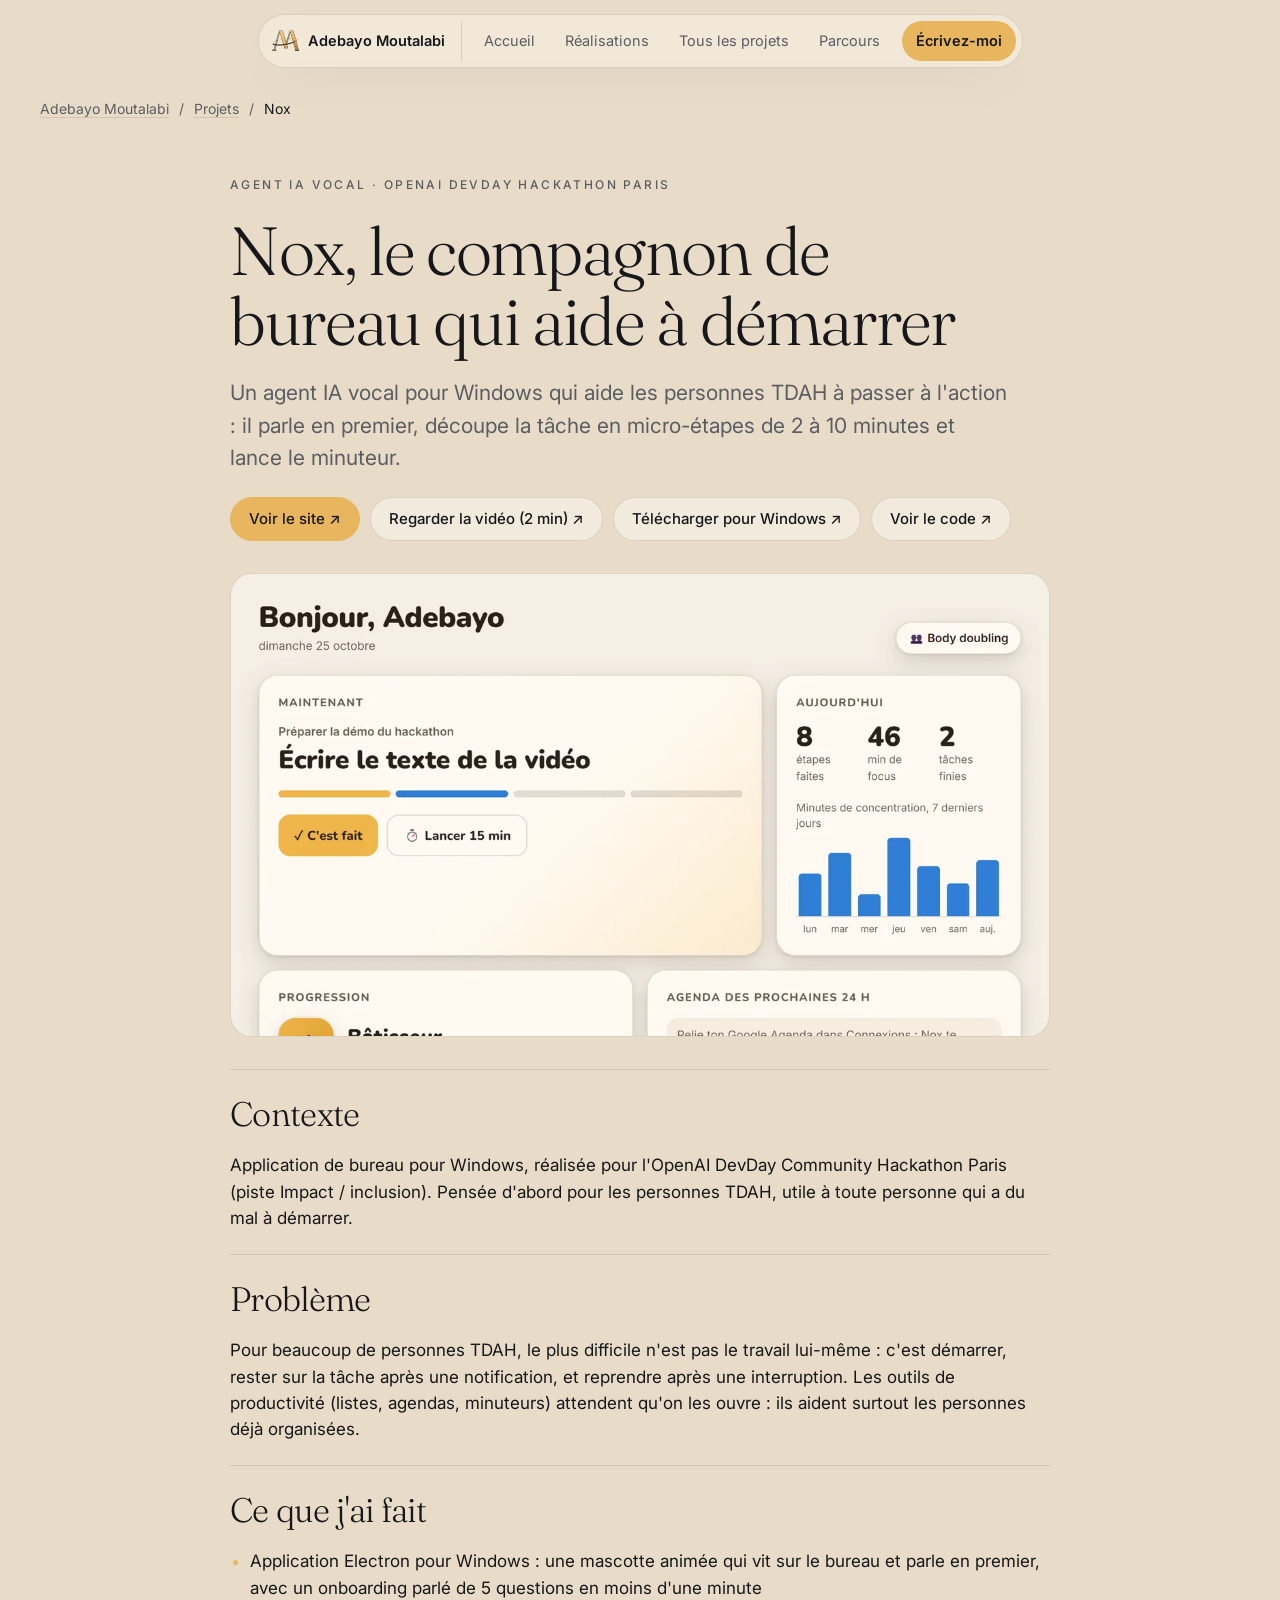
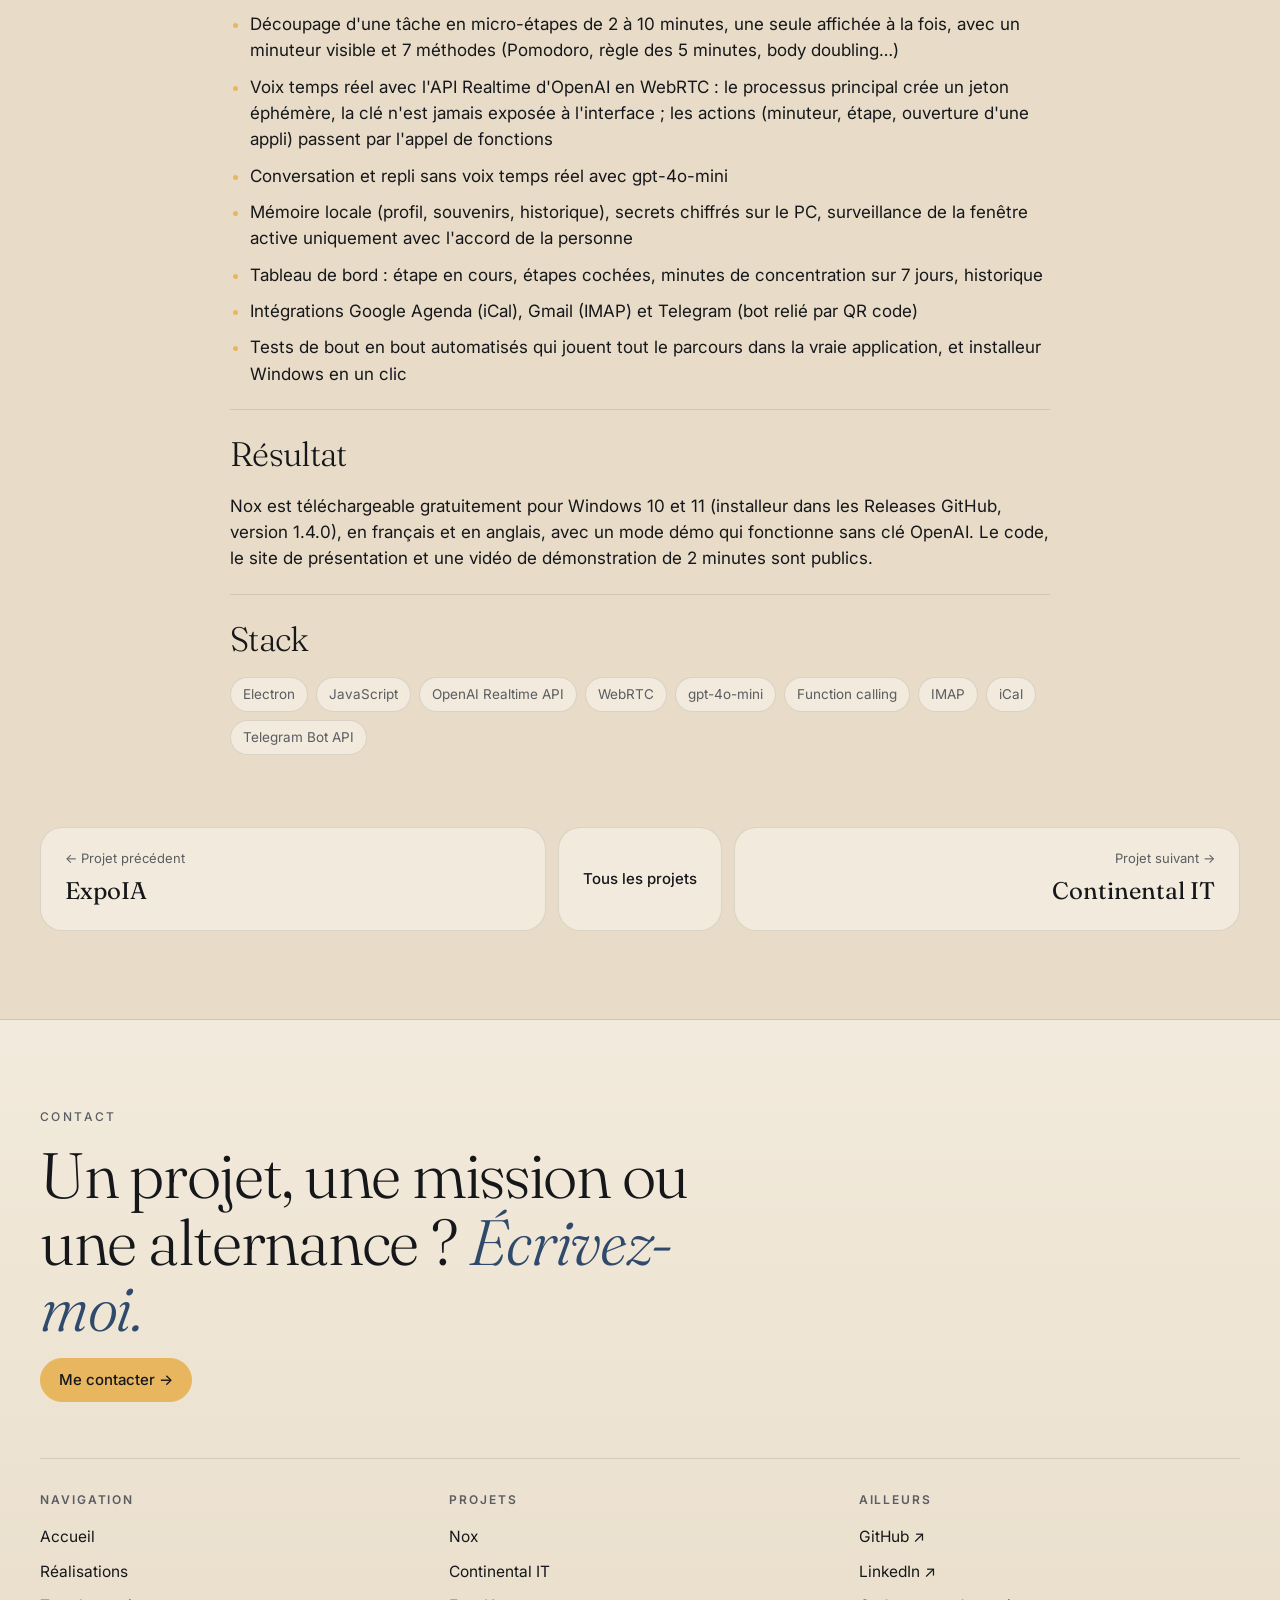
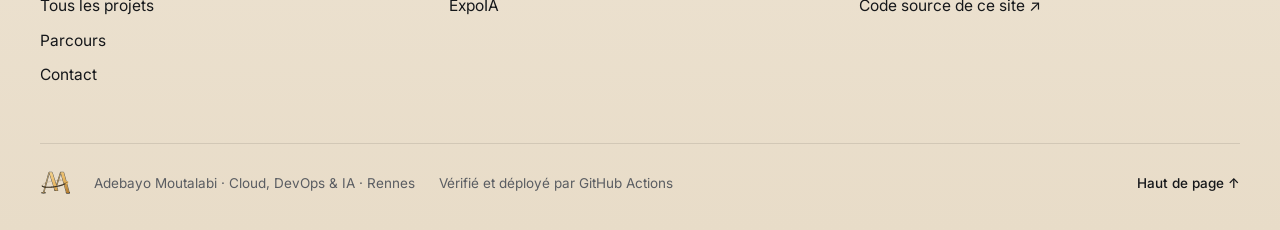
<file: projets/nox/index.html>
<!doctype html>
<html lang="fr">
<head>
<meta charset="utf-8">
<meta name="viewport" content="width=device-width, initial-scale=1, viewport-fit=cover">
<!-- Page générée par scripts/generer.js à partir de js/data/projets.js : ne pas modifier à la main. -->
<title>Nox · Adebayo Moutalabi, Cloud, DevOps &amp; IA</title>
<meta name="description" content="Nox, application Windows d'Adebayo Moutalabi : un agent IA vocal (API Realtime d'OpenAI) qui aide les personnes TDAH à démarrer une tâche par micro-étapes.">
<meta name="author" content="Adebayo Moutalabi">
<meta name="theme-color" content="#0d0e10">
<link rel="canonical" href="https://adebayo-moutalabi.github.io/projets/nox/">
<link rel="icon" href="../../assets/favicon.svg" type="image/svg+xml">
<link rel="icon" href="../../favicon.ico" sizes="32x32">
<link rel="apple-touch-icon" href="../../assets/icones/apple-touch-icon.png">
<link rel="manifest" href="../../site.webmanifest">
<meta property="og:type" content="article">
<meta property="og:locale" content="fr_FR">
<meta property="og:site_name" content="Adebayo Moutalabi">
<meta property="og:url" content="https://adebayo-moutalabi.github.io/projets/nox/">
<meta property="og:title" content="Nox, le compagnon de bureau qui aide à démarrer">
<meta property="og:description" content="Un agent IA vocal pour Windows qui aide les personnes TDAH à passer à l'action : il parle en premier, découpe la tâche en micro-étapes de 2 à 10 minutes et lance le minuteur.">
<meta property="og:image" content="https://adebayo-moutalabi.github.io/assets/projets/nox-partage.png">
<meta property="og:image:width" content="1200">
<meta property="og:image:height" content="630">
<meta property="og:image:alt" content="Tableau de bord de Nox : étape en cours, minutes de concentration sur 7 jours et tâches terminées">
<meta name="twitter:card" content="summary_large_image">
<script type="application/ld+json">
{
  "@context": "https://schema.org",
  "@graph": [
    {
      "@type": "WebPage",
      "@id": "https://adebayo-moutalabi.github.io/projets/nox/",
      "url": "https://adebayo-moutalabi.github.io/projets/nox/",
      "name": "Nox · Adebayo Moutalabi, Cloud, DevOps & IA",
      "description": "Nox, application Windows d'Adebayo Moutalabi : un agent IA vocal (API Realtime d'OpenAI) qui aide les personnes TDAH à démarrer une tâche par micro-étapes.",
      "inLanguage": "fr",
      "isPartOf": {
        "@id": "https://adebayo-moutalabi.github.io/#page"
      },
      "about": {
        "@id": "https://adebayo-moutalabi.github.io/projets/nox/#realisation"
      },
      "author": {
        "@id": "https://adebayo-moutalabi.github.io/#personne"
      },
      "breadcrumb": {
        "@type": "BreadcrumbList",
        "itemListElement": [
          {
            "@type": "ListItem",
            "position": 1,
            "name": "Adebayo Moutalabi",
            "item": "https://adebayo-moutalabi.github.io/"
          },
          {
            "@type": "ListItem",
            "position": 2,
            "name": "Projets",
            "item": "https://adebayo-moutalabi.github.io/projets/"
          },
          {
            "@type": "ListItem",
            "position": 3,
            "name": "Nox",
            "item": "https://adebayo-moutalabi.github.io/projets/nox/"
          }
        ]
      }
    },
    {
      "@type": "SoftwareApplication",
      "@id": "https://adebayo-moutalabi.github.io/projets/nox/#realisation",
      "name": "Nox",
      "headline": "Nox, le compagnon de bureau qui aide à démarrer",
      "description": "Un agent IA vocal pour Windows qui aide les personnes TDAH à passer à l'action : il parle en premier, découpe la tâche en micro-étapes de 2 à 10 minutes et lance le minuteur.",
      "url": "https://adebayo-moutalabi.github.io/projets/nox/",
      "image": "https://adebayo-moutalabi.github.io/assets/projets/nox-tableau-de-bord.webp",
      "inLanguage": [
        "fr",
        "en"
      ],
      "author": {
        "@id": "https://adebayo-moutalabi.github.io/#personne"
      },
      "keywords": "Electron, JavaScript, OpenAI Realtime API, WebRTC, gpt-4o-mini, Function calling, IMAP, iCal, Telegram Bot API",
      "applicationCategory": "UtilitiesApplication",
      "operatingSystem": "Windows 10, Windows 11",
      "softwareVersion": "1.4.0",
      "downloadUrl": "https://github.com/adebayo-moutalabi/nox/releases/latest",
      "offers": {
        "@type": "Offer",
        "price": "0",
        "priceCurrency": "EUR"
      },
      "sameAs": [
        "https://get-nox.github.io/",
        "https://github.com/adebayo-moutalabi/nox"
      ]
    },
    {
      "@type": "Person",
      "@id": "https://adebayo-moutalabi.github.io/#personne",
      "name": "Adebayo Moutalabi",
      "jobTitle": "Cloud, DevOps & IA",
      "url": "https://adebayo-moutalabi.github.io/",
      "sameAs": [
        "https://github.com/adebayo-moutalabi",
        "https://www.linkedin.com/in/adebayo-moutalabi/"
      ]
    }
  ]
}
</script>
<link rel="preconnect" href="https://fonts.googleapis.com">
<link rel="preconnect" href="https://fonts.gstatic.com" crossorigin>
<link rel="stylesheet" href="https://fonts.googleapis.com/css2?family=Fraunces:ital,opsz,wght@0,9..144,200..700;1,9..144,200..700&family=Inter:wght@400;500;600&display=swap">
<link rel="stylesheet" href="../../css/base.css">
<link rel="stylesheet" href="../../css/page.css">
</head>
<body class="page-projet">
<a class="skip" href="#contenu">Aller au contenu</a>
<header class="pp-top" id="pp-top">
  <div class="pp-pilule"><a class="pp-marque" href="../../"><span class="logo"><img class="l-sombre" src="../../assets/logo/logo-am.svg" alt="" width="28" height="28"><img class="l-clair" src="../../assets/logo/logo-am-clair.svg" alt="" width="28" height="28"></span><span>Adebayo Moutalabi</span></a><button type="button" class="pp-burger" id="pp-burger" aria-expanded="false" aria-controls="pp-menu">Menu</button><nav class="pp-menu" id="pp-menu" aria-label="Navigation principale"><a href="../../">Accueil</a><a href="../../#projets">Réalisations</a><a href="../../projets/">Tous les projets</a><a href="../../#parcours">Parcours</a><a class="pp-ecrire" href="../../#contact">Écrivez-moi</a></nav><span class="pp-lecture" id="pp-lecture" aria-hidden="true"></span></div>
</header>
<main id="contenu" class="gut">
  <nav class="wrap pp-nav" aria-label="Fil d'Ariane">
    <a href="../../">Adebayo Moutalabi</a><span aria-hidden="true">/</span><a href="../../projets/">Projets</a><span aria-hidden="true">/</span><span aria-current="page">Nox</span>
  </nav>
  <article class="wrap pp">
    <span class="caps">Agent IA vocal · OpenAI DevDay Hackathon Paris</span>
    <h1>Nox, le compagnon de bureau qui aide à démarrer</h1>
    <p class="pp-lead">Un agent IA vocal pour Windows qui aide les personnes TDAH à passer à l'action : il parle en premier, découpe la tâche en micro-étapes de 2 à 10 minutes et lance le minuteur.</p>
    <div class="pp-liens"><a class="pp-btn or" href="https://get-nox.github.io/">Voir le site ↗</a><a class="pp-btn" href="https://get-nox.github.io/#video">Regarder la vidéo (2 min) ↗</a><a class="pp-btn" href="https://github.com/adebayo-moutalabi/nox/releases/latest">Télécharger pour Windows ↗</a><a class="pp-btn" href="https://github.com/adebayo-moutalabi/nox">Voir le code ↗</a></div>
    <figure class="pp-fig"><img src="../../assets/projets/nox-tableau-de-bord.webp" alt="Tableau de bord de Nox : étape en cours, minutes de concentration sur 7 jours et tâches terminées" width="1200" height="678"></figure>
    <section><h2>Contexte</h2><p>Application de bureau pour Windows, réalisée pour l'OpenAI DevDay Community Hackathon Paris (piste Impact / inclusion). Pensée d'abord pour les personnes TDAH, utile à toute personne qui a du mal à démarrer.</p></section>
    <section><h2>Problème</h2><p>Pour beaucoup de personnes TDAH, le plus difficile n'est pas le travail lui-même : c'est démarrer, rester sur la tâche après une notification, et reprendre après une interruption. Les outils de productivité (listes, agendas, minuteurs) attendent qu'on les ouvre : ils aident surtout les personnes déjà organisées.</p></section>
    <section><h2>Ce que j'ai fait</h2><ul><li>Application Electron pour Windows : une mascotte animée qui vit sur le bureau et parle en premier, avec un onboarding parlé de 5 questions en moins d'une minute</li><li>Découpage d'une tâche en micro-étapes de 2 à 10 minutes, une seule affichée à la fois, avec un minuteur visible et 7 méthodes (Pomodoro, règle des 5 minutes, body doubling…)</li><li>Voix temps réel avec l'API Realtime d'OpenAI en WebRTC : le processus principal crée un jeton éphémère, la clé n'est jamais exposée à l'interface ; les actions (minuteur, étape, ouverture d'une appli) passent par l'appel de fonctions</li><li>Conversation et repli sans voix temps réel avec gpt-4o-mini</li><li>Mémoire locale (profil, souvenirs, historique), secrets chiffrés sur le PC, surveillance de la fenêtre active uniquement avec l'accord de la personne</li><li>Tableau de bord : étape en cours, étapes cochées, minutes de concentration sur 7 jours, historique</li><li>Intégrations Google Agenda (iCal), Gmail (IMAP) et Telegram (bot relié par QR code)</li><li>Tests de bout en bout automatisés qui jouent tout le parcours dans la vraie application, et installeur Windows en un clic</li></ul></section>
    <section><h2>Résultat</h2><p>Nox est téléchargeable gratuitement pour Windows 10 et 11 (installeur dans les Releases GitHub, version 1.4.0), en français et en anglais, avec un mode démo qui fonctionne sans clé OpenAI. Le code, le site de présentation et une vidéo de démonstration de 2 minutes sont publics.</p></section>
    <section><h2>Stack</h2><div class="chips"><span class="chip">Electron</span><span class="chip">JavaScript</span><span class="chip">OpenAI Realtime API</span><span class="chip">WebRTC</span><span class="chip">gpt-4o-mini</span><span class="chip">Function calling</span><span class="chip">IMAP</span><span class="chip">iCal</span><span class="chip">Telegram Bot API</span></div></section>
  </article>
  <nav class="wrap pp-suite" aria-label="Autres projets"><a class="pp-av" href="../../projets/expoia/"><small>← Projet précédent</small><b>ExpoIA</b></a><a class="pp-tous" href="../../projets/">Tous les projets</a><a class="pp-ap" href="../../projets/continental-it/"><small>Projet suivant →</small><b>Continental IT</b></a></nav>
</main>
<footer class="gut pp-pied">
  <div class="wrap">
    <div class="pf-cta">
      <span class="caps">Contact</span>
      <p class="pf-titre">Un projet, une mission ou une alternance ? <em>Écrivez-moi.</em></p>
      <a class="pp-btn or" href="../../#contact">Me contacter →</a>
    </div>
    <div class="pf-cols">
      <nav aria-label="Plan du site"><h2>Navigation</h2><ul>
        <li><a href="../../">Accueil</a></li><li><a href="../../#projets">Réalisations</a></li><li><a href="../../projets/">Tous les projets</a></li><li><a href="../../#parcours">Parcours</a></li><li><a href="../../#contact">Contact</a></li>
      </ul></nav>
      <nav aria-label="Projets"><h2>Projets</h2><ul>
        <li><a href="../../projets/nox/">Nox</a></li><li><a href="../../projets/continental-it/">Continental IT</a></li><li><a href="../../projets/expoia/">ExpoIA</a></li>
      </ul></nav>
      <div><h2>Ailleurs</h2><ul>
        <li><a href="https://github.com/adebayo-moutalabi" rel="me">GitHub ↗</a></li><li><a href="https://www.linkedin.com/in/adebayo-moutalabi/" rel="me">LinkedIn ↗</a></li><li><a href="https://github.com/adebayo-moutalabi/adebayo-moutalabi.github.io">Code source de ce site ↗</a></li>
      </ul></div>
    </div>
    <div class="pf-bas">
      <a class="pp-logo" href="../../" aria-label="Accueil"><span class="logo"><img class="l-sombre" src="../../assets/logo/logo-am.svg" alt="" width="30" height="30"><img class="l-clair" src="../../assets/logo/logo-am-clair.svg" alt="" width="30" height="30"></span></a>
      <span>Adebayo Moutalabi · Cloud, DevOps &amp; IA · Rennes</span>
      <span>Vérifié et déployé par GitHub Actions</span>
      <a class="pf-haut" href="#contenu">Haut de page ↑</a>
    </div>
  </div>
</footer>
<script src="../../js/page.js" defer></script>
</body>
</html>
</file>
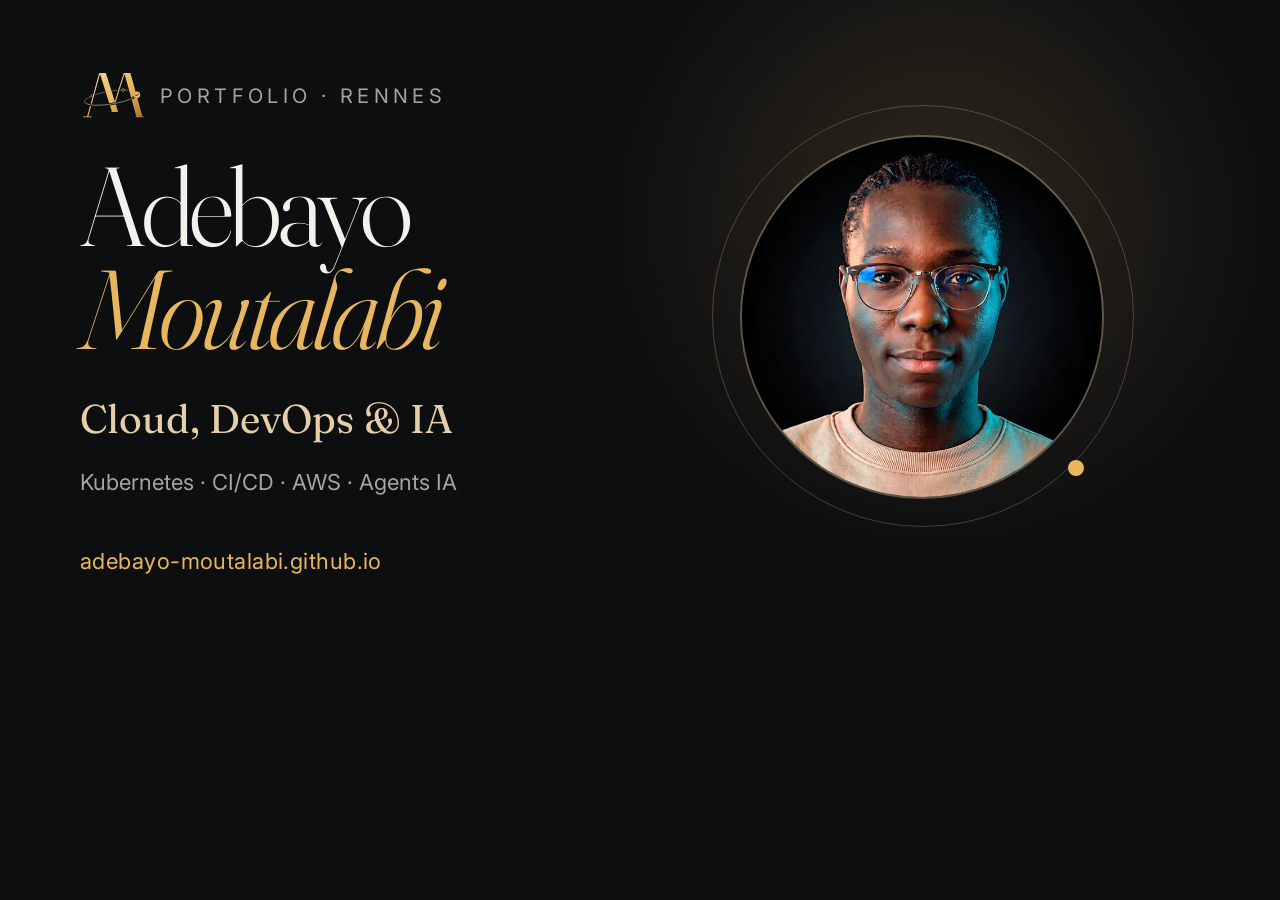
<file: outils/image-partage.html>
<!doctype html>
<!-- Modèle de l'image de partage (assets/partage.png, 1200 × 630).
     Régénérer l'image : node outils/generer-image-partage.js (nécessite Playwright). -->
<html lang="fr">
<head>
<meta charset="utf-8">
<title>Image de partage</title>
<link rel="stylesheet" href="https://fonts.googleapis.com/css2?family=Fraunces:ital,opsz,wght@0,9..144,300;1,9..144,300&family=Inter:wght@500&display=block">
<style>
  html, body { margin: 0; }
  body { width: 1200px; height: 630px; overflow: hidden; background: #0d0e10; color: #f4f1ec; font-family: Inter, system-ui, sans-serif; position: relative; }
  .glow { position: absolute; right: -120px; top: -160px; width: 760px; height: 760px; border-radius: 50%; background: radial-gradient(circle, rgba(232,182,95,.16), transparent 62%); }
  .txt { position: absolute; left: 80px; top: 64px; width: 640px; }
  .marque { display: flex; align-items: center; gap: 16px; }
  .marque img { width: 64px; height: 64px; }
  .caps { font-size: 20px; letter-spacing: .22em; text-transform: uppercase; color: #a8a49c; }
  h1 { margin: 26px 0 0; font-family: Fraunces, Georgia, serif; font-weight: 300; font-size: 112px; line-height: .92; letter-spacing: -.04em; }
  h1 em { color: #e8b65f; }
  .role { margin-top: 34px; font-family: Fraunces, Georgia, serif; font-size: 40px; color: #e6cfa8; }
  .tags { margin-top: 26px; font-size: 22px; color: #a8a49c; }
  .url { position: absolute; left: 80px; bottom: 56px; font-size: 22px; color: #e8b65f; letter-spacing: .02em; }
  .photo { position: absolute; right: 96px; top: 135px; width: 360px; height: 360px; border-radius: 50%; overflow: hidden; border: 2px solid rgba(230,207,168,.35); }
  .photo img { width: 100%; height: 100%; object-fit: cover; }
  .orbit { position: absolute; right: 66px; top: 105px; width: 420px; height: 420px; border-radius: 50%; border: 1px solid rgba(230,207,168,.25); }
  .dot { position: absolute; right: 116px; top: 460px; width: 16px; height: 16px; border-radius: 50%; background: #e8b65f; }
</style>
</head>
<body>
  <div class="glow"></div>
  <div class="txt">
    <div class="marque"><img src="../assets/logo/logo-am.svg" alt="Adebayo Moutalabi"><div class="caps">Portfolio · Rennes</div></div>
    <h1>Adebayo<br><em>Moutalabi</em></h1>
    <div class="role">Cloud, DevOps &amp; IA</div>
    <div class="tags">Kubernetes · CI/CD · AWS · Agents IA</div>
  </div>
  <div class="url">adebayo-moutalabi.github.io</div>
  <div class="orbit"></div>
  <div class="photo"><img src="../assets/photo.webp" alt=""></div>
  <div class="dot"></div>
</body>
</html>
</file>
<file: css/base.css>
/* Fichiers CSS du site : base.css (couleurs & base) · labo-projets.css · contact-dock.css · parcours-competences.css · mascotte.css
   Les couleurs se changent UNIQUEMENT dans les blocs :root au début de base.css. */
/* Layout : ouverture « lentille » épinglée, choix du parcours de visite, labo de démos manipulables, projets en grille + fiche détaillée, parcours dépliable, dock façon macOS (barre d'onglets sur mobile). */
:root {
  --ground: #0d0e10; --surface: #16181c; --surface-2: #1e2126; --raise: #23272d;
  --ink: #f4f1ec; --ink-muted: #a8a49c; --ink-faint: #55575b;
  --gold: #e8b65f; --accent-ink: #e8b65f; --on-gold: #15171a; --sand: #e6cfa8; --line-art: #e6cfa8;
  --blue: #7fb2e5; --ok: #3fd18f;
  --hair: rgba(244, 241, 236, .09); --glass: rgba(22, 24, 28, .72); --halo: rgba(230, 207, 168, .1); --shadow: rgba(0, 0, 0, .45);
  --display: "Fraunces", Georgia, "Times New Roman", serif;
  --body: "Inter", -apple-system, BlinkMacSystemFont, "Segoe UI", system-ui, sans-serif;
  --ease: cubic-bezier(.22, 1, .36, 1);
  --gl: max(20px, env(safe-area-inset-left, 0px)); --gr: max(20px, env(safe-area-inset-right, 0px));
  --sb: env(safe-area-inset-bottom, 0px);
  color-scheme: dark;
}
@media (prefers-color-scheme: light) { :root:not([data-theme="dark"]) {
  --ground: #e8dcc8; --surface: #f2eadc; --surface-2: #f7f1e6; --raise: #fbf8f2;
  --ink: #15171a; --ink-muted: #5a5d62; --ink-faint: #b5a990; --accent-ink: #2f4a6b; --line-art: #a88a5a; --blue: #2f6fb0; --ok: #1e8a57;
  --hair: rgba(21, 23, 26, .11); --glass: rgba(242, 234, 220, .74); --halo: rgba(232, 182, 95, .2); --shadow: rgba(21, 23, 26, .16); color-scheme: light; } }
:root[data-theme="light"] {
  --ground: #e8dcc8; --surface: #f2eadc; --surface-2: #f7f1e6; --raise: #fbf8f2;
  --ink: #15171a; --ink-muted: #5a5d62; --ink-faint: #b5a990; --accent-ink: #2f4a6b; --line-art: #a88a5a; --blue: #2f6fb0; --ok: #1e8a57;
  --hair: rgba(21, 23, 26, .11); --glass: rgba(242, 234, 220, .74); --halo: rgba(232, 182, 95, .2); --shadow: rgba(21, 23, 26, .16); color-scheme: light; }

* { box-sizing: border-box; }
[hidden] { display: none !important; }
html { scroll-behavior: smooth; scroll-padding-top: 20px; }
/* les sections s'arrêtent sous la barre de progression (fixe en haut, ~74 px) : plus de titre caché dessous */
main > section[id] { scroll-margin-top: 84px; }
main > section#intro { scroll-margin-top: 0; }
body { margin: 0; background: var(--ground); color: var(--ink); font: 400 17px/1.55 var(--body); -webkit-font-smoothing: antialiased; overflow-x: clip; padding-bottom: calc(96px + var(--sb)); }
body::before { content: ""; position: fixed; inset: 0 0 auto; height: env(safe-area-inset-top, 0px); z-index: 80; background: var(--ground); }
a { color: inherit; text-decoration: none; }
button { font: inherit; color: inherit; }
h1, h2, h3, h4 { font-family: var(--display); font-weight: 400; margin: 0; letter-spacing: -.02em; text-wrap: balance; }
p { margin: 0; }
:focus-visible { outline: 2px solid var(--gold); outline-offset: 3px; border-radius: 8px; }
.gut { padding-left: var(--gl); padding-right: var(--gr); }
.wrap { max-width: 1200px; margin: 0 auto; }
.caps { font-size: 12px; letter-spacing: .2em; text-transform: uppercase; font-weight: 500; color: var(--ink-muted); }
.it { font-style: italic; color: var(--accent-ink); }
.sr { position: absolute; width: 1px; height: 1px; overflow: hidden; clip: rect(0 0 0 0); white-space: nowrap; }
/* Lien « Aller au contenu » : invisible, apparaît au clavier (touche Tab) */
.skip { position: fixed; z-index: 300; left: 16px; top: -60px; padding: 10px 16px; border-radius: 999px; background: var(--gold); color: var(--on-gold); font-weight: 600; }
.skip:focus-visible { top: 16px; }
/* Logo : la variante claire n'apparaît qu'en thème clair (préférence système ou bouton Thème) */
.logo { display: inline-flex; align-items: center; line-height: 0; }
.logo img { display: block; height: auto; }
.logo .l-clair { display: none; }
@media (prefers-color-scheme: light) { :root:not([data-theme="dark"]) .logo .l-sombre { display: none; } :root:not([data-theme="dark"]) .logo .l-clair { display: block; } }
:root[data-theme="light"] .logo .l-sombre { display: none; }
:root[data-theme="light"] .logo .l-clair { display: block; }
.legal-id { display: inline-flex; align-items: center; gap: 10px; }
#contact .legal { align-items: center; }
.sec { padding-block: clamp(80px, 11vw, 150px); }
.head { display: grid; grid-template-columns: 1.5fr 1fr; gap: 16px clamp(28px, 6vw, 90px); align-items: end; margin-bottom: clamp(32px, 5vw, 60px); }
.head > * { min-width: 0; }
.head .caps { grid-column: 1 / -1; }
.head h2 { font-size: clamp(38px, 5.6vw, 76px); line-height: 1.02; font-weight: 300; }
.head p { color: var(--ink-muted); font-size: 18px; max-width: 40ch; padding-bottom: 8px; }
@media (max-width: 820px) { .head { grid-template-columns: 1fr; } .head p { font-size: 16px; } }
.btn { display: inline-flex; align-items: center; justify-content: center; gap: 8px; min-height: 48px; padding: 0 22px; border-radius: 999px; font-weight: 500; font-size: 15px; border: 1px solid var(--hair); background: var(--surface); cursor: pointer; transition: transform .35s var(--ease), background .25s; }
.btn:hover { transform: scale(1.03); }
.btn:active { transform: scale(.97); }
.btn-gold { background: var(--gold); color: var(--on-gold); border-color: var(--gold); }
.chips { display: flex; flex-wrap: wrap; gap: 8px; }
.chip { padding: 6px 12px; border-radius: 999px; border: 1px solid var(--hair); background: var(--surface); font-size: 13.5px; color: var(--ink-muted); }

/* ===== ouverture ===== */
.intro { position: relative; height: 240vh; }
.stage { position: sticky; top: 0; height: 100vh; height: 100svh; overflow: hidden; display: grid; place-items: center; }
.stage::before { content: ""; position: absolute; width: 120vmax; height: 120vmax; left: 50%; top: 50%; transform: translate(-50%, -50%); background: radial-gradient(closest-side, var(--halo), transparent 70%); pointer-events: none; }
.name { position: absolute; inset: 0; display: grid; align-content: center; padding-left: var(--gl); padding-right: var(--gr); pointer-events: none; }
.name .nrow { display: block; white-space: nowrap; font-family: var(--display); font-size: clamp(60px, 17.5vw, 290px); line-height: .86; letter-spacing: -.045em; will-change: transform; }
.name .r2 { text-align: right; font-style: italic; color: var(--accent-ink); }
.name .ch { display: inline-block; font-variation-settings: "wght" 300, "opsz" 144; transition: font-variation-settings .25s; }
.lens { position: relative; z-index: 2; width: min(32vw, 300px); aspect-ratio: 1; border-radius: 50%; overflow: hidden; box-shadow: 0 30px 90px var(--shadow); will-change: width; }
.lens img { width: 100%; height: 100%; object-fit: cover; display: block; transform: scale(1.06); will-change: transform; }
.orbit { position: absolute; z-index: 1; width: min(46vw, 430px); aspect-ratio: 1; pointer-events: none; animation: spin 50s linear infinite; }
.orbit circle { fill: none; stroke: var(--line-art); }
@keyframes spin { to { transform: rotate(360deg); } }
.over { position: absolute; z-index: 3; inset: auto 0 0 0; padding: 32vh var(--gr) calc(110px + var(--sb)) var(--gl); background: linear-gradient(transparent, rgba(13, 14, 16, .9) 70%); color: #f4f1ec; opacity: 0; pointer-events: none; }
.over .wrap { display: grid; gap: 16px; }
.over h2 { font-size: clamp(34px, 5.6vw, 82px); line-height: 1; font-weight: 300; max-width: 16ch; }
.over h2 em { color: #e8b65f; }
.over p { color: #e6cfa8; font-size: clamp(15px, 1.5vw, 19px); max-width: 52ch; }
.foot { position: absolute; z-index: 3; left: 0; right: 0; bottom: calc(104px + var(--sb)); padding-left: var(--gl); padding-right: var(--gr); display: flex; justify-content: space-between; align-items: end; gap: 16px; }
.foot .tag { font-family: var(--display); font-size: clamp(17px, 2vw, 22px); line-height: 1.25; max-width: 28ch; }
.hint { display: flex; align-items: center; gap: 10px; font-size: 13px; color: var(--ink-muted); white-space: nowrap; }
.hint i { width: 22px; height: 34px; border-radius: 12px; border: 1.5px solid var(--ink-muted); position: relative; }
.hint i::after { content: ""; position: absolute; left: 50%; top: 7px; width: 3px; height: 7px; margin-left: -1.5px; border-radius: 2px; background: var(--gold); animation: wheel 1.6s var(--ease) infinite; }
@keyframes wheel { 60% { transform: translateY(9px); opacity: 0; } }
@media (max-width: 700px) {
  .lens { width: 58vw; } .orbit { width: 82vw; }
  .name { align-content: space-between; padding-block: 18vh 30vh; }
  .foot { flex-direction: column; align-items: flex-start; } .hint { display: none; }
}
</file>
<file: css/labo-projets.css>
/* Projets (sélection, fiche « Aperçu rapide ») et section « Ce que je fais » */
/* ===== projets ===== */
.pthumb { aspect-ratio: 16 / 9; display: grid; place-items: center; background: radial-gradient(circle at 70% 30%, var(--halo), transparent 60%), var(--surface-2); border-bottom: 1px solid var(--hair); }
.pthumb svg { width: 52%; max-width: 260px; height: auto; overflow: visible; }
.ln { fill: none; stroke: var(--line-art); stroke-width: 1.5; stroke-linecap: round; stroke-linejoin: round; }
.gd { fill: var(--gold); }

/* fiche */
.sheet-bg { position: fixed; inset: 0; z-index: 100; background: rgba(13, 14, 16, .5); backdrop-filter: blur(8px); -webkit-backdrop-filter: blur(8px); display: flex; justify-content: flex-end; animation: bgin .3s ease; }
@keyframes bgin { from { background: rgba(13, 14, 16, 0); } }
.sheet { width: min(560px, 100%); height: 100%; background: var(--raise); overflow-y: auto; padding: calc(28px + env(safe-area-inset-top, 0px)) var(--gr) calc(40px + var(--sb)) max(28px, var(--gl)); display: flex; flex-direction: column; gap: 18px; animation: sidein .5s var(--ease); box-shadow: -30px 0 80px var(--shadow); }
@keyframes sidein { from { transform: translateX(40px); opacity: .3; } }
.sheet-top { display: flex; justify-content: space-between; align-items: center; gap: 12px; }
.x { width: 44px; height: 44px; border-radius: 50%; border: 1px solid var(--hair); background: var(--surface); cursor: pointer; font-size: 18px; }
.sheet h3 { font-size: clamp(34px, 5vw, 48px); line-height: 1.02; font-weight: 300; }
.sheet .lead { font-size: 17px; }
.sheet ul { margin: 0; padding: 0; list-style: none; display: grid; gap: 10px; }
.sheet li { display: flex; gap: 12px; color: var(--ink-muted); }
.sheet li::before { content: ""; flex: none; width: 7px; height: 7px; border-radius: 50%; background: var(--gold); margin-top: 9px; }
.sheet .grab { display: none; }
@media (max-width: 700px) {
  .sheet-bg { align-items: flex-end; }
  .sheet { height: auto; max-height: 88vh; max-height: 88svh; border-radius: 28px 28px 0 0; padding-top: 14px; animation: upin .5s var(--ease); box-shadow: 0 -20px 60px var(--shadow); }
  .sheet .grab { display: block; width: 40px; height: 5px; border-radius: 5px; background: var(--ink-faint); margin: 0 auto 6px; }
  @keyframes upin { from { transform: translateY(60px); opacity: .3; } }
}

/* ===== Ce que je fais : trois domaines ===== */
.doms { display: grid; grid-template-columns: repeat(3, minmax(0, 1fr)); gap: 14px; }
.dom { position: relative; display: grid; grid-template-rows: auto auto 1fr auto auto; gap: 14px; padding: 16px 16px 24px; border-radius: 28px; border: 1px solid var(--hair); background: var(--surface); transition: transform .45s var(--ease), border-color .35s; }
.dom:hover { transform: translateY(-4px); border-color: color-mix(in srgb, var(--gold) 45%, var(--hair)); }
.dom.ia:hover { border-color: color-mix(in srgb, var(--blue) 55%, var(--hair)); }
.dom-vis { position: relative; height: 150px; border-radius: 20px; background: var(--surface-2); display: grid; place-items: center; overflow: hidden; }
.dom-vis svg { width: 62%; height: auto; max-height: 120px; transition: transform .6s var(--ease); }
.dom:hover .dom-vis svg { transform: scale(1.06); }
.dom-no { position: absolute; left: 16px; top: 12px; font-family: var(--display); font-size: 15px; color: var(--accent-ink); }
.dom h3 { font-size: clamp(24px, 2.2vw, 30px); font-weight: 300; line-height: 1.1; padding: 4px 8px 0; }
.dom > p, .dom .chips, .dom-ex { margin-inline: 8px; }
.dom > p { color: var(--ink-muted); font-size: 15.5px; line-height: 1.55; }
.dom-ex { justify-self: start; font-size: 14px; font-weight: 500; color: var(--accent-ink); text-underline-offset: 4px; }
@media (max-width: 980px) { .doms { grid-template-columns: 1fr; } .dom-vis { height: 120px; } }

/* Vraies captures d'écran dans les cartes et la fiche de projet */
.pthumb.shot { padding: 0; place-items: stretch; }
.pthumb.shot img { display: block; width: 100%; height: 100%; object-fit: cover; object-position: top; transition: transform 1s var(--ease); }


/* ===== Réalisations : cartes empilées au défilement (une par projet « à la une ») ===== */
.cases { display: grid; gap: 28px; }
.cs { --c: var(--gold); position: sticky; top: calc(88px + var(--i) * 18px); display: grid; grid-template-columns: minmax(0, 1fr) minmax(0, 1.15fr); gap: clamp(24px, 4vw, 56px); align-items: center;
  min-height: min(76vh, 640px); padding: clamp(26px, 4vw, 52px); border-radius: 34px; overflow: hidden;
  background: linear-gradient(150deg, color-mix(in srgb, var(--c) 26%, var(--surface)), color-mix(in srgb, var(--c) 9%, var(--surface)) 70%);
  border: 1px solid color-mix(in srgb, var(--c) 35%, var(--hair)); box-shadow: 0 -24px 60px -36px rgba(0, 0, 0, .45); }
.cs-ghost { position: absolute; right: -2%; bottom: -16%; font-family: var(--display); font-weight: 300; font-size: clamp(180px, 26vw, 380px); line-height: 1; color: var(--c); opacity: .12; pointer-events: none; }
.cs-vis { position: relative; border-radius: 18px; border: 1px solid var(--hair); background: var(--surface); overflow: hidden; box-shadow: 0 30px 70px -30px rgba(0, 0, 0, .55); transform: rotate(1.6deg); transition: transform .6s var(--ease); }
.cs:hover .cs-vis { transform: rotate(0) translateY(-6px); }
.cs-bar { display: flex; align-items: center; gap: 6px; padding: 10px 14px; border-bottom: 1px solid var(--hair); font-size: 12px; color: var(--ink-muted); }
.cs-bar i { width: 9px; height: 9px; border-radius: 50%; background: #ff5f57; } .cs-bar i + i { background: #febc2e; } .cs-bar i + i + i { background: #28c840; }
.cs-bar span { margin-left: 10px; flex: 1; text-align: center; padding: 3px 12px; border-radius: 999px; background: var(--surface-2); }
.cs-img { aspect-ratio: 16 / 10; overflow: hidden; background: var(--surface-2); display: grid; place-items: center; }
.cs-img img { display: block; width: 100%; height: 100%; object-fit: cover; object-position: top; transition: transform 1.2s var(--ease); }
.cs:hover .cs-img img { transform: scale(1.04); }
.cs-art svg { width: min(260px, 60%); height: auto; }
.cs-txt { position: relative; display: grid; gap: 16px; align-content: center; }
.cs-meta { display: flex; align-items: center; gap: 14px; flex-wrap: wrap; }
.cs-no { font-family: var(--display); font-style: italic; font-size: 18px; color: var(--ink-muted); }
.cs-tag { padding: 5px 12px; border-radius: 999px; background: color-mix(in srgb, var(--c) 30%, transparent); font-size: 12.5px; font-weight: 500; }
.cs h3 { font-size: clamp(48px, 6.4vw, 96px); font-weight: 300; line-height: .92; letter-spacing: -.035em; }
.cs h3 a { background: linear-gradient(currentColor, currentColor) 0 100% / 0 2px no-repeat; transition: background-size .5s var(--ease); }
.cs h3 a:hover { background-size: 100% 2px; }
.cs-txt > p { color: var(--ink-muted); font-size: clamp(16px, 1.4vw, 18.5px); line-height: 1.55; max-width: 40ch; }
.cs-act { display: flex; flex-wrap: wrap; align-items: center; gap: 10px 18px; margin-top: 4px; }
.cs-fiche, .cs-lien { min-height: 44px; display: inline-flex; align-items: center; padding: 0; border: 0; background: none; color: var(--ink); font: inherit; font-size: 15px; font-weight: 500; text-decoration: underline; text-underline-offset: 5px; text-decoration-color: var(--hair); cursor: pointer; }
.cs-fiche:hover, .cs-lien:hover { text-decoration-color: var(--gold); }
/* autres projets : petites cartes */
.cs-autres { margin-top: 28px; display: grid; grid-template-columns: repeat(auto-fit, minmax(280px, 1fr)); gap: 14px; }
.cs-mini { display: grid; align-content: start; gap: 10px; padding: 14px 14px 22px; border-radius: 24px; border: 1px solid var(--hair); background: var(--surface); color: var(--ink); font: inherit; text-align: left; cursor: pointer; transition: transform .4s var(--ease), border-color .3s; }
.cs-mini:hover { transform: translateY(-4px); border-color: color-mix(in srgb, var(--gold) 50%, var(--hair)); }
.cs-mini > .caps, .cs-mini b, .cs-mini-r, .cs-mini-go { margin-inline: 10px; }
.cs-mini-img { display: block; aspect-ratio: 16 / 9; border-radius: 16px; overflow: hidden; border: 1px solid var(--hair); margin-bottom: 6px; }
.cs-mini-img img { display: block; width: 100%; height: 100%; object-fit: cover; object-position: top; transition: transform 1s var(--ease); }
.cs-mini:hover .cs-mini-img img { transform: scale(1.05); }
.cs-mini b { font-family: var(--display); font-weight: 400; font-size: 28px; line-height: 1.05; }
.cs-mini-r { color: var(--ink-muted); font-size: 15px; line-height: 1.5; }
.cs-mini-go { margin-top: 6px; font-size: 14px; font-weight: 500; color: var(--accent-ink); }
.cs-plus { margin-top: 24px; display: flex; justify-content: flex-end; }
.cs-tous span { display: inline-grid; place-items: center; min-width: 26px; height: 26px; border-radius: 999px; background: var(--surface-2); font-size: 13px; }
@media (max-width: 900px) {
  .cs { position: relative; top: auto; grid-template-columns: 1fr; min-height: 0; gap: 26px; }
  .cs-vis { order: -1; transform: none; }
  .cs-autres { grid-template-columns: 1fr; }
  .cs-tous { width: 100%; }
}
/* logos des outils : petite tuile blanche (lisible en thème sombre comme clair) */
.ico { display: inline-grid; place-items: center; width: 20px; height: 20px; border-radius: 6px; background: #fff; box-shadow: 0 0 0 1px rgba(0, 0, 0, .06); flex: none; }
.ico img { width: 14px; height: 14px; display: block; }
.chip { display: inline-flex; align-items: center; gap: 7px; }
.chip .ico { margin-left: -5px; }
</file>
<file: css/contact-dock.css>
/* Contact (fenêtre de message), dock, fond (voir aussi les autres fichiers du dossier css/) */
/* ===== contact : messagerie ===== */
.cwrap { display: grid; grid-template-columns: minmax(0, 1.35fr) minmax(0, 1fr); gap: 16px; margin-top: 34px; align-items: stretch; }
.mailwin { border-radius: 28px; border: 1px solid var(--hair); background: var(--surface); overflow: hidden; display: grid; grid-template-rows: auto 1fr; box-shadow: 0 40px 80px -50px var(--shadow); min-width: 0; }
.mw-bar { display: flex; align-items: center; gap: 7px; padding: 14px 18px; border-bottom: 1px solid var(--hair); background: var(--surface-2); }
.mw-bar i { width: 11px; height: 11px; border-radius: 50%; background: var(--ink-faint); opacity: .7; }
.mw-bar i:nth-child(1) { background: #ec6a5e; opacity: 1; } .mw-bar i:nth-child(2) { background: #f4bf4f; opacity: 1; } .mw-bar i:nth-child(3) { background: #61c554; opacity: 1; }
.mw-bar span { margin-left: 10px; font-size: 12.5px; color: var(--ink-muted); }
.mw-body { padding: clamp(18px, 2.6vw, 30px); display: grid; gap: 14px; }
.mw-row { display: grid; grid-template-columns: 64px minmax(0, 1fr); gap: 10px; align-items: baseline; padding-bottom: 12px; border-bottom: 1px solid var(--hair); font-size: 14.5px; }
.mw-row > label, .mw-row > .lb { font-size: 11px; letter-spacing: .16em; text-transform: uppercase; color: var(--ink-muted); }
.mw-row code { font: 500 14.5px var(--body); overflow-wrap: anywhere; user-select: all; }
.mw-row .subj { font-weight: 500; overflow-wrap: anywhere; }
.chips { display: flex; flex-wrap: wrap; gap: 8px; }
.chips button { min-height: 38px; padding: 0 15px; border-radius: 999px; border: 1px solid var(--hair); background: transparent; color: var(--ink); font: inherit; font-size: 14px; cursor: pointer; transition: all .25s; }
.chips button[aria-pressed="true"] { background: var(--gold); color: var(--on-gold); border-color: var(--gold); }
.chips button.ia[aria-pressed="true"] { background: var(--blue); border-color: var(--blue); color: #0d0e10; }
.mw-body input, .mw-body textarea { width: 100%; font: inherit; font-size: 15px; color: var(--ink); background: var(--surface-2); border: 1px solid var(--hair); border-radius: 14px; padding: 12px 14px; outline: none; transition: border-color .25s; resize: vertical; }
.mw-body input:focus, .mw-body textarea:focus { border-color: var(--gold); }
.mw-body textarea { min-height: 110px; }
.mw-acts { display: flex; flex-wrap: wrap; gap: 10px; align-items: center; }
.mw-acts .btn-gold { flex: 1 1 220px; }
.mw-acts .btn.ok { background: var(--ok); color: #fff; border-color: var(--ok); }
.fiche { display: grid; gap: 10px; align-content: stretch; min-width: 0; }
.ft { border-radius: 24px; border: 1px solid var(--hair); background: var(--surface); padding: 20px 22px; display: grid; gap: 6px; min-width: 0; }
.ft .lb { font-size: 11px; letter-spacing: .18em; text-transform: uppercase; color: var(--ink-muted); }
.ft .v { font-family: var(--display); font-size: 26px; line-height: 1.1; letter-spacing: -.01em; overflow-wrap: anywhere; }
.ft.stat { grid-template-columns: 1fr auto; align-items: center; background: color-mix(in srgb, var(--ok) 12%, var(--surface)); border-color: color-mix(in srgb, var(--ok) 40%, var(--hair)); }
.ft.stat .v { color: var(--ok); }
.ft.stat .live i { width: 14px; height: 14px; }
.ft-2 { display: grid; grid-template-columns: 1fr 1fr; gap: 10px; }
.ft.link { transition: transform .35s var(--ease), border-color .3s; }
.ft.link:hover { transform: translateY(-3px); border-color: color-mix(in srgb, var(--gold) 55%, var(--hair)); }
@media (max-width: 900px) { .cwrap { grid-template-columns: 1fr; } }
@media (max-width: 520px) { .mw-row { grid-template-columns: 1fr; gap: 4px; } .ft-2 { grid-template-columns: 1fr; } }
.legal { padding-block: 30px 10px; color: var(--ink-muted); font-size: 13px; display: flex; justify-content: space-between; flex-wrap: wrap; gap: 8px; }

/* ===== dock ===== */
.dock { position: fixed; z-index: 90; left: 50%; bottom: calc(14px + var(--sb)); transform: translateX(-50%); display: flex; align-items: flex-end; gap: 6px; padding: 8px; border-radius: 26px; background: var(--glass); backdrop-filter: saturate(180%) blur(20px); -webkit-backdrop-filter: saturate(180%) blur(20px); border: 1px solid var(--hair); box-shadow: 0 18px 50px var(--shadow); }
.dk { position: relative; width: 48px; height: 48px; border-radius: 15px; border: 0; background: var(--surface-2); display: grid; place-items: center; cursor: pointer; transition: width .2s var(--ease), height .2s var(--ease), background .25s; color: var(--ink); flex: none; }
.dk svg { width: 22px; height: 22px; fill: none; stroke: currentColor; stroke-width: 1.6; stroke-linecap: round; stroke-linejoin: round; }
.dk.on { background: var(--gold); color: var(--on-gold); }
/* Accueil : le logo AM remplace l'icône de maison */
.dk-logo .logo { display: grid; place-items: center; }
.dk-logo .logo img { width: 26px; height: 26px; }
.dk-logo.on { background: var(--surface-2); box-shadow: inset 0 0 0 1.5px var(--gold); }
.dk .lbl { position: absolute; bottom: calc(100% + 12px); left: 50%; transform: translateX(-50%) translateY(4px); padding: 5px 10px; border-radius: 8px; background: var(--ink); color: var(--ground); font-size: 12px; font-weight: 500; white-space: nowrap; opacity: 0; pointer-events: none; transition: all .2s; }
.dk:hover .lbl, .dk:focus-visible .lbl { opacity: 1; transform: translateX(-50%); }
.dock .sep { width: 1px; align-self: stretch; margin: 6px 2px; background: var(--hair); }
@media (max-width: 640px) {
  .dock { left: 0; right: 0; bottom: 0; transform: none; border-radius: 22px 22px 0 0; padding: 8px var(--gr) calc(8px + var(--sb)) var(--gl); justify-content: space-between; gap: 0; border-bottom: 0; }
  .dk { width: auto; height: auto; flex: 1; min-height: 52px; background: transparent; border-radius: 14px; display: flex; flex-direction: column; gap: 3px; padding-block: 6px; }
  .dk .lbl { position: static; opacity: 1; transform: none; background: none; color: inherit; padding: 0; font-size: 10.5px; }
  .dk.on { background: color-mix(in srgb, var(--gold) 18%, transparent); color: var(--accent-ink); }
  .dock .sep, .dk.desk { display: none; }
}

/* palette + déploiement */
.pal-bg { position: fixed; inset: 0; z-index: 110; background: rgba(13, 14, 16, .5); backdrop-filter: blur(6px); -webkit-backdrop-filter: blur(6px); display: grid; align-items: start; justify-items: center; padding: calc(12vh + env(safe-area-inset-top, 0px)) var(--gr) 20px var(--gl); }
.pal { width: min(600px, 100%); background: var(--raise); border-radius: 22px; overflow: hidden; box-shadow: 0 40px 120px var(--shadow); border: 1px solid var(--hair); animation: fade .3s var(--ease); }
.pal input { width: 100%; border: 0; background: transparent; padding: 20px 22px; font: 400 19px var(--display); color: var(--ink); outline: none; border-bottom: 1px solid var(--hair); }
.pal ul { list-style: none; margin: 0; padding: 8px; max-height: 50vh; overflow-y: auto; }
.pal li button { width: 100%; display: flex; justify-content: space-between; gap: 10px; align-items: center; min-height: 48px; padding: 0 14px; border-radius: 12px; border: 0; background: transparent; text-align: left; cursor: pointer; font-size: 15px; }
.pal li button[aria-selected="true"] { background: var(--surface-2); }
.pal small { color: var(--ink-muted); font-size: 12px; }
.pal .ph { padding: 10px 18px 14px; font-size: 12px; color: var(--ink-muted); }
.deploy { position: fixed; inset: 0; z-index: 120; background: #0d0e10; color: #f4f1ec; display: grid; place-items: center; padding: 20px var(--gr) 20px var(--gl); }
.dbox { width: min(620px, 100%); display: grid; gap: 16px; }
.dlog { font-size: 14px; display: grid; gap: 6px; min-height: 230px; white-space: pre-wrap; font-variant-numeric: tabular-nums; }
.dlog .m { color: #a8a49c; } .dlog .o { color: #3fd18f; } .dlog .g { color: #e8b65f; font-family: var(--display); font-size: 28px; margin-top: 8px; }
.dlog > div { animation: typein .3s var(--ease) both; }
@keyframes typein { from { clip-path: inset(0 100% 0 0); } to { clip-path: inset(0 0 0 0); } }
.flash { position: fixed; z-index: 130; left: 50%; top: 50%; width: 40px; height: 40px; margin: -20px 0 0 -20px; border-radius: 50%; background: #e8b65f; pointer-events: none; animation: flash 1s var(--ease) forwards; }
@keyframes flash { 0% { transform: scale(0); } 70% { opacity: 1; } 100% { transform: scale(90); opacity: 0; } }
.toast { position: fixed; z-index: 130; left: 50%; bottom: calc(100px + var(--sb)); transform: translateX(-50%); background: var(--ink); color: var(--ground); padding: 12px 20px; border-radius: 999px; font-size: 14px; animation: toast 3s var(--ease) forwards; white-space: nowrap; max-width: calc(100vw - 40px); overflow: hidden; text-overflow: ellipsis; }
@keyframes toast { 0% { transform: translate(-50%, 20px); opacity: 0; } 12%, 85% { transform: translate(-50%, 0); opacity: 1; } 100% { opacity: 0; } }


/* ===== constellation de fond ===== */
#sky { position: fixed; inset: 0; width: 100%; height: 100%; z-index: 0; pointer-events: none; display: block; }
main, .legal { position: relative; z-index: 1; }
</file>
<file: css/parcours-competences.css>
/* Compétences (panneaux), Parcours (git log, distinctions), Méthode (voir aussi les autres fichiers du dossier css/) */
/* ===== compétences : la carte de l'infrastructure ===== */
.carte { position: relative; display: grid; grid-template-columns: minmax(0, 1fr) minmax(0, 1.25fr) minmax(0, 1fr); column-gap: clamp(56px, 7vw, 110px); row-gap: 52px;
  grid-template-areas: ". dep ." ". web ." "ci ia sys" "ci cont sys" ". cloud ." ". net ."; padding: 8px 0 20px; }
.carte-liens { position: absolute; inset: 0; width: 100%; height: 100%; overflow: visible; pointer-events: none; z-index: 0; }
.lien-fond { fill: none; stroke: var(--hair); stroke-width: 2; }
.lien-flux { fill: none; stroke: color-mix(in srgb, var(--gold) 70%, transparent); stroke-width: 1.6; stroke-dasharray: 2 10; stroke-linecap: round; animation: flux 1.2s linear infinite; }
@keyframes flux { to { stroke-dashoffset: -24; } }
.paquet { fill: var(--gold); filter: drop-shadow(0 0 5px var(--gold)); }
.lien[data-de="ci"] .paquet { fill: #2da44e; }
.lien[data-de="ci"] .lien-flux { stroke: color-mix(in srgb, #2da44e 70%, transparent); }
.lien[data-de="ci"] .paquet { filter: drop-shadow(0 0 5px #2da44e); }
.lien[data-de="sys"] .paquet { fill: var(--blue); filter: drop-shadow(0 0 5px var(--blue)); }
.lien[data-de="sys"] .lien-flux { stroke: color-mix(in srgb, var(--blue) 70%, transparent); }
.lien { transition: opacity .35s; }
.carte.focus .lien:not(.actif) { opacity: .15; }
.carte.focus .lien.actif .lien-fond { stroke: color-mix(in srgb, var(--gold) 50%, var(--hair)); }
.lien-mot { position: absolute; z-index: 2; transform: translate(-50%, -50%); padding: 3px 10px; border-radius: 999px; background: var(--ground); border: 1px solid var(--hair); font-family: ui-monospace, SFMono-Regular, Menlo, monospace; font-size: 11.5px; color: var(--ink-muted); white-space: nowrap; pointer-events: none; transition: opacity .35s, color .35s, border-color .35s; }
.carte.focus .lien-mot:not(.actif) { opacity: .2; }
.lien-mot.actif { color: var(--ink); border-color: var(--gold); }
.nd { position: relative; z-index: 1; border-radius: 22px; border: 1px solid var(--hair); background: var(--surface); padding: 18px 18px 16px; display: grid; gap: 12px; align-content: start; transition: border-color .35s, opacity .35s, transform .45s var(--ease), box-shadow .35s; }
#nd-web { grid-area: web; } #nd-ia { grid-area: ia; } #nd-ci { grid-area: ci; align-self: center; } #nd-cont { grid-area: cont; } #nd-sys { grid-area: sys; align-self: center; } #nd-cloud { grid-area: cloud; } #nd-net { grid-area: net; }
.nd.ia { border-color: color-mix(in srgb, var(--blue) 45%, var(--hair)); background: linear-gradient(160deg, color-mix(in srgb, var(--blue) 10%, var(--surface)), var(--surface) 70%); }
.carte.focus .nd:not(.actif):not(.nd-depart) { opacity: .55; }
.nd.actif { border-color: var(--gold); transform: translateY(-3px); box-shadow: 0 24px 50px -30px rgba(0, 0, 0, .5); }
.nd.ia.actif { border-color: var(--blue); }
.nd-depart { grid-area: dep; justify-self: center; display: inline-flex; align-items: center; gap: 10px; padding: 10px 20px 10px 14px; border-radius: 999px; font-weight: 500; font-size: 15px; }
.nd-pouls { position: relative; width: 10px; height: 10px; border-radius: 50%; background: var(--gold); }
.nd-pouls::after { content: ""; position: absolute; inset: -6px; border-radius: 50%; border: 2px solid var(--gold); animation: pouls 1.8s ease-out infinite; }
@keyframes pouls { from { transform: scale(.4); opacity: 1; } to { transform: scale(1.6); opacity: 0; } }
.nd-tete { display: grid; gap: 2px; }
.nd-tete h3 { font-size: 24px; font-weight: 400; line-height: 1.1; }
.nd.ia .nd-tete h3 { color: var(--blue); }
.nd-tete span { font-size: 13px; color: var(--ink-muted); }
.nd-outils { list-style: none; margin: 0; padding: 0; display: flex; flex-wrap: wrap; gap: 6px; }
.nd-outils li { position: relative; display: inline-flex; align-items: center; gap: 7px; padding: 5px 10px 5px 5px; border-radius: 10px; border: 1px solid var(--hair); background: color-mix(in srgb, var(--ground) 40%, var(--surface)); font-size: 13.5px; cursor: default; transition: border-color .25s; }
.nd-outils li:hover, .nd-outils li:focus-visible { border-color: var(--gold); outline: none; z-index: 5; }
.nd-outils b { font-weight: 500; }
.nd-outils .ico { width: 20px; height: 20px; border-radius: 6px; }
.ico-txt { position: relative; background: none !important; box-shadow: none !important; font-size: 0; }
.ico-txt::after { content: ""; position: absolute; left: 50%; top: 50%; width: 7px; height: 7px; margin: -3.5px; border-radius: 50%; background: var(--gold); }
.nd.ia .ico-txt::after { background: var(--blue); }
.nd-role { position: absolute; left: 50%; bottom: calc(100% + 8px); width: max-content; max-width: 230px; padding: 8px 11px; border-radius: 10px; background: var(--ink); color: var(--ground); font-size: 12.5px; line-height: 1.4; transform: translate(-50%, 4px); opacity: 0; visibility: hidden; transition: all .2s; pointer-events: none; }
.nd-outils li:hover .nd-role, .nd-outils li:focus-visible .nd-role { opacity: 1; visibility: visible; transform: translate(-50%, 0); }
.carte-note { margin-top: 12px; text-align: center; font-size: 13.5px; color: var(--ink-muted); }
@media (max-width: 980px) {
  .carte { grid-template-columns: 1fr; grid-template-areas: "dep" "web" "ia" "ci" "cont" "sys" "cloud" "net"; row-gap: 44px; padding-left: 26px; }
  .carte-liens, .lien-mot { display: none; }
  .nd-depart { justify-self: start; }
  /* fil vertical à gauche, avec un paquet qui descend */
  .carte::before { content: ""; position: absolute; left: 8px; top: 22px; bottom: 30px; width: 2px; background: repeating-linear-gradient(to bottom, color-mix(in srgb, var(--gold) 70%, transparent) 0 3px, transparent 3px 11px); }
  .carte::after { content: ""; position: absolute; left: 4px; top: 22px; width: 10px; height: 10px; border-radius: 50%; background: var(--gold); box-shadow: 0 0 10px var(--gold); animation: descend 6s linear infinite; }
  @keyframes descend { to { top: calc(100% - 30px); } }
  .nd::before { content: ""; position: absolute; left: -24px; top: 26px; width: 10px; height: 10px; border-radius: 50%; border: 2px solid var(--gold); background: var(--ground); }
  .nd-depart::before { top: 50%; margin-top: -5px; }
  .nd-role { display: none; }
}
@media (prefers-reduced-motion: reduce) { .lien-flux, .carte::after, .nd-pouls::after { animation: none; } }

/* ===== parcours : historique git ===== */
.gitbar { display: flex; flex-wrap: wrap; align-items: center; gap: 10px 14px; padding: 12px 14px 12px 18px; border-radius: 18px; border: 1px solid var(--hair); background: color-mix(in srgb, var(--surface) 85%, transparent); margin-bottom: 14px; }
.gitbar .pr { font-size: 14px; color: var(--ink-muted); }
.gitbar code { font: 500 15px var(--body); color: var(--ink); flex: 1; min-width: 0; }
.gitbar code b { color: var(--accent-ink); font-weight: 600; }
.gitbar code::after { content: ""; display: inline-block; width: 8px; height: 17px; margin-left: 3px; vertical-align: -3px; background: var(--gold); animation: caret 1s steps(1) infinite; }
@keyframes caret { 50% { opacity: 0; } }
.branches { display: inline-flex; gap: 4px; padding: 4px; border-radius: 999px; background: var(--surface-2); border: 1px solid var(--hair); }
.branches button { min-height: 36px; padding: 0 14px; border-radius: 999px; border: 0; background: transparent; color: var(--ink-muted); font-size: 13.5px; font-weight: 500; cursor: pointer; display: inline-flex; gap: 7px; align-items: center; transition: all .25s; }
.branches button i { width: 8px; height: 8px; border-radius: 50%; }
.branches button[aria-pressed="true"] { background: var(--ink); color: var(--ground); }
.git { display: grid; grid-template-columns: minmax(0, 1.1fr) minmax(0, 1fr); gap: 14px; align-items: start; }
.glog { list-style: none; margin: 0; padding: 8px 0; border-radius: 26px; border: 1px solid var(--hair); background: color-mix(in srgb, var(--surface) 85%, transparent); overflow: hidden; }
.cm { position: relative; }
.cm > button { width: 100%; display: grid; grid-template-columns: 56px minmax(0, 1fr) auto; gap: 12px; align-items: center; padding: 0 18px 0 0; min-height: 78px; border: 0; background: transparent; text-align: left; cursor: pointer; transition: background .25s; }
.cm > button:hover { background: color-mix(in srgb, var(--gold) 6%, transparent); }
.cm[aria-current="true"] > button { background: color-mix(in srgb, var(--gold) 12%, transparent); }
.lane { position: relative; align-self: stretch; }
.lane svg { position: absolute; inset: 0; width: 56px; height: 100%; overflow: visible; }
.lane .l-e { stroke: var(--gold); } .lane .l-f { stroke: var(--line-art); }
.lane line, .lane path { stroke-width: 2; fill: none; }
.cm-main { min-width: 0; display: grid; gap: 3px; padding-block: 14px; }
.cm-top { display: flex; align-items: center; gap: 8px; flex-wrap: wrap; font-size: 12.5px; color: var(--ink-muted); font-variant-numeric: tabular-nums; }
.hash { letter-spacing: .04em; }
.ref { padding: 2px 8px; border-radius: 999px; font-size: 11.5px; font-weight: 600; }
.ref.e { background: color-mix(in srgb, var(--gold) 22%, transparent); color: var(--accent-ink); }
.ref.f { background: var(--surface-2); color: var(--ink-muted); border: 1px solid var(--hair); }
.ref.h { background: var(--ink); color: var(--ground); }
.cm-msg { font-family: var(--display); font-size: clamp(18px, 1.8vw, 22px); line-height: 1.2; }
.cm-org { font-size: 13.5px; color: var(--ink-muted); white-space: nowrap; overflow: hidden; text-overflow: ellipsis; }
.cm-date { font-size: 12.5px; color: var(--ink-muted); text-align: right; white-space: nowrap; font-variant-numeric: tabular-nums; }
.cm.hide { display: none; }
.gshow { position: sticky; top: 24px; border-radius: 26px; border: 1px solid var(--hair); background: var(--raise); overflow: hidden; min-width: 0; }
.gs-head { padding: 18px 22px; border-bottom: 1px solid var(--hair); display: grid; gap: 4px; font-size: 13.5px; color: var(--ink-muted); font-variant-numeric: tabular-nums; }
.gs-head .l1 { color: var(--accent-ink); font-weight: 600; font-size: 14px; display: flex; gap: 8px; flex-wrap: wrap; align-items: center; }
.gs-head dl { margin: 6px 0 0; display: grid; grid-template-columns: 80px minmax(0, 1fr); gap: 3px 10px; }
.gs-head dt { color: var(--ink-muted); } .gs-head dd { margin: 0; color: var(--ink); }
.gs-body { padding: 20px 22px 24px; display: grid; gap: 14px; }
.gs-body h3 { font-size: clamp(26px, 2.6vw, 34px); font-weight: 300; line-height: 1.08; }
.gs-body > p { color: var(--ink-muted); font-size: 15px; }
.diff { border-radius: 14px; border: 1px solid var(--hair); overflow: hidden; font-size: 14px; }
.diff .dh { padding: 8px 14px; background: var(--surface-2); color: var(--ink-muted); font-size: 12.5px; border-bottom: 1px solid var(--hair); }
.diff div.add { display: grid; grid-template-columns: 22px minmax(0, 1fr); padding: 7px 14px 7px 8px; background: color-mix(in srgb, var(--ok) 9%, transparent); border-bottom: 1px solid color-mix(in srgb, var(--ok) 12%, transparent); animation: typein .35s var(--ease) both; }
.diff div.add:last-child { border-bottom: 0; }
.diff div.add::before { content: "+"; color: var(--ok); font-weight: 700; text-align: center; }
.gshow.anim { animation: fade .45s var(--ease); }
@keyframes typein { from { clip-path: inset(0 100% 0 0); } to { clip-path: inset(0 0 0 0); } }
@media (max-width: 900px) {
  .git { grid-template-columns: 1fr; }
  .gshow { position: static; margin: 4px 12px 12px 56px; border-radius: 20px; }
  .cm > button { grid-template-columns: 48px minmax(0, 1fr); padding-right: 14px; }
  .cm-date { display: none; }
  .lane svg { width: 48px; }
}
.honors { display: grid; grid-template-columns: repeat(2, minmax(0, 1fr)); gap: 18px; margin-top: 44px; perspective: 1200px; }
@media (max-width: 820px) { .honors { grid-template-columns: 1fr; } }
.tk { --rx: 0deg; --ry: 0deg; --gx: 50%; --gy: 50%; position: relative; overflow: hidden; border-radius: 30px; border: 1px solid var(--hair); background: var(--surface); padding: clamp(24px, 3vw, 38px); min-height: 280px; display: grid; grid-template-rows: auto 1fr auto; gap: 14px; transform: rotateX(var(--rx)) rotateY(var(--ry)); transition: transform .5s var(--ease), border-color .3s; transform-style: preserve-3d; }
.tk.tilting { transition: transform .08s linear, border-color .3s; border-color: color-mix(in srgb, var(--gold) 45%, var(--hair)); }
.tk::before { content: ""; position: absolute; inset: 0; background: radial-gradient(420px circle at var(--gx) var(--gy), color-mix(in srgb, var(--gold) 22%, transparent), transparent 60%); opacity: 0; transition: opacity .4s; pointer-events: none; }
.tk.tilting::before { opacity: 1; }
.tk .yr { position: absolute; right: -10px; bottom: -34px; font-family: var(--display); font-weight: 300; font-size: clamp(130px, 17vw, 210px); line-height: 1; letter-spacing: -.05em; color: transparent; -webkit-text-stroke: 1px var(--line-art); opacity: .5; pointer-events: none; user-select: none; }
.tk .top { display: flex; align-items: center; justify-content: space-between; gap: 14px; position: relative; }
.tk .kind { font-size: 11px; letter-spacing: .18em; text-transform: uppercase; color: var(--ink-muted); }
.tk .seal { width: 84px; height: 84px; flex: none; color: var(--accent-ink); }
.tk .seal svg { width: 100%; height: 100%; overflow: visible; }
.tk .seal .ring { transform-origin: 50% 50%; animation: spin 28s linear infinite; }
.tk .seal text { font: 600 9.4px var(--body); letter-spacing: .24em; fill: currentColor; text-transform: uppercase; }
.tk .seal .core { fill: var(--gold); }
.tk h3 { position: relative; font-family: var(--display); font-weight: 300; font-size: clamp(28px, 3.2vw, 40px); line-height: 1.04; letter-spacing: -.015em; align-self: end; }
.tk p { position: relative; margin: 0; color: var(--ink-muted); font-size: 15px; max-width: 46ch; }
@keyframes spin { to { transform: rotate(360deg); } }
@media (prefers-reduced-motion: reduce) { .tk .seal .ring { animation: none; } }
.langs { display: flex; gap: 28px; flex-wrap: wrap; margin-top: 28px; color: var(--ink-muted); font-size: 15px; }
.langs b { font-family: var(--display); font-weight: 400; font-size: 21px; color: var(--ink); margin-right: 8px; }

/* ===== méthode : un pipeline de CI ===== */
.run { border-radius: 30px; border: 1px solid var(--hair); background: var(--surface); padding: clamp(18px, 2.4vw, 30px); overflow: hidden; }
.run-tete { display: flex; flex-wrap: wrap; align-items: center; gap: 10px 18px; padding-bottom: 18px; border-bottom: 1px solid var(--hair); font-size: 14px; color: var(--ink-muted); }
.run-tete code { font-family: ui-monospace, SFMono-Regular, Menlo, monospace; font-size: 13.5px; color: var(--ink); padding: 4px 10px; border-radius: 8px; background: var(--surface-2); }
.run-statut { display: inline-flex; align-items: center; gap: 8px; padding: 6px 14px 6px 10px; border-radius: 999px; font-weight: 600; font-size: 13.5px; background: color-mix(in srgb, #2da44e 16%, transparent); color: color-mix(in srgb, #2da44e 75%, var(--ink)); }
.run-statut i { width: 10px; height: 10px; border-radius: 50%; background: #2da44e; }
.run.attente .run-statut, .run.cours .run-statut { background: color-mix(in srgb, var(--gold) 20%, transparent); color: var(--accent-ink); }
.run.attente .run-statut i { background: var(--ink-muted); }
.run.cours .run-statut i { background: var(--gold); animation: pulse-run 1s infinite; }
@keyframes pulse-run { 50% { opacity: .3; } }
.run-jobs-n { margin-left: auto; }
.run-fil { position: relative; height: 2px; margin: 34px 12.5% 0; background: var(--hair); border-radius: 2px; }
.run-fil i { position: absolute; inset: 0; background: linear-gradient(90deg, var(--gold), #2da44e); transform-origin: left; transition: transform 1s var(--ease); border-radius: 2px; }
.jobs { list-style: none; margin: -12px 0 0; padding: 0; display: grid; grid-template-columns: repeat(4, minmax(0, 1fr)); gap: 14px; counter-reset: j; }
.job { display: grid; justify-items: center; gap: 16px; }
.job-etat { position: relative; z-index: 1; width: 24px; height: 24px; border-radius: 50%; background: var(--surface); border: 2px solid var(--hair); display: grid; place-items: center; transition: border-color .3s, background .3s; }
.job.cours .job-etat { border-color: var(--gold); border-top-color: transparent; animation: tourne .8s linear infinite; }
@keyframes tourne { to { transform: rotate(360deg); } }
.job.ok .job-etat { background: #2da44e; border-color: #2da44e; }
.job.ok .job-etat::after { content: ""; width: 9px; height: 5px; border: 2px solid #fff; border-top: 0; border-right: 0; transform: translateY(-1px) rotate(-45deg); }
.job-carte { width: 100%; display: grid; align-content: start; gap: 10px; padding: 20px; border-radius: 20px; border: 1px solid var(--hair); background: var(--ground); transition: border-color .4s, opacity .4s, transform .5s var(--ease); }
.job:not(.ok):not(.cours) .job-carte { opacity: .55; }
.job.cours .job-carte { border-color: var(--gold); transform: translateY(-4px); }
.job.ok .job-carte { border-color: color-mix(in srgb, #2da44e 35%, var(--hair)); }
.job-no { font-family: ui-monospace, SFMono-Regular, Menlo, monospace; font-size: 12px; color: var(--ink-muted); }
.job-carte h3 { font-size: clamp(24px, 2.2vw, 30px); font-weight: 300; line-height: 1.05; }
.job-carte > p { color: var(--ink-muted); font-size: 14.5px; line-height: 1.55; }
.job-log { list-style: none; margin: 4px 0 0; padding: 10px 12px; border-radius: 12px; background: var(--surface-2); display: grid; gap: 6px; font-family: ui-monospace, SFMono-Regular, Menlo, monospace; font-size: 12.5px; color: var(--ink); }
.job-log li { display: flex; align-items: center; gap: 8px; }
.job-log i { width: 12px; height: 12px; border-radius: 50%; border: 1.5px solid var(--hair); flex: none; transition: background .3s, border-color .3s; }
.job.ok .job-log i { background: #2da44e; border-color: #2da44e; }
.job-art { display: flex; gap: 10px; align-items: center; margin-top: 4px; padding-top: 12px; border-top: 1px dashed var(--hair); }
.job-art svg { width: 22px; height: 22px; flex: none; fill: none; stroke: var(--accent-ink); stroke-width: 1.8; stroke-linecap: round; stroke-linejoin: round; }
.job-art span { display: grid; font-size: 14.5px; line-height: 1.35; }
.job-art small { font-size: 11px; letter-spacing: .14em; text-transform: uppercase; color: var(--ink-muted); }
@media (max-width: 980px) {
  .run-fil { display: none; }
  .jobs { margin-top: 18px; grid-template-columns: 1fr; gap: 12px; }
  .job { grid-template-columns: 24px 1fr; justify-items: start; align-items: start; gap: 14px; }
  .job-etat { margin-top: 20px; }
}

/* ===== contact ===== */
.c-lead { color: var(--ink-muted); margin-top: 16px; max-width: 44ch; font-size: 18px; }
.c-acts { display: flex; flex-wrap: wrap; align-items: center; gap: 14px; margin-top: 28px; }
.mail-orb { width: 150px; height: 150px; border-radius: 50%; border: 0; background: var(--gold); color: var(--on-gold); font-weight: 600; font-size: 15px; line-height: 1.25; cursor: pointer; padding: 18px; box-shadow: 0 24px 60px -20px color-mix(in srgb, var(--gold) 70%, transparent); transition: transform .4s var(--ease), background .3s; }
.mail-orb:hover { transform: scale(1.05) rotate(-3deg); }
.mail-orb.ok { background: var(--ok); }
.info { margin: 0; display: grid; border-top: 1px solid var(--hair); position: relative; }
.info > div { display: grid; grid-template-columns: 110px minmax(0, 1fr); gap: 14px; padding: 15px 0; border-bottom: 1px solid var(--hair); font-size: 15.5px; }
.info dt { font-size: 11px; letter-spacing: .18em; text-transform: uppercase; color: var(--ink-muted); padding-top: 4px; }
.info dd { margin: 0; min-width: 0; }
.info code { font: 500 15px var(--body); user-select: all; overflow-wrap: anywhere; }
.live { display: inline-flex; align-items: center; gap: 10px; }
.live i { width: 9px; height: 9px; border-radius: 50%; background: var(--ok); animation: ping 2s infinite; }
@keyframes ping { 0% { box-shadow: 0 0 0 0 color-mix(in srgb, var(--ok) 60%, transparent); } 100% { box-shadow: 0 0 0 10px transparent; } }
@media (max-width: 520px) { .info > div { grid-template-columns: 1fr; gap: 2px; } }

@media (prefers-reduced-motion: reduce) { *, *::before, *::after { animation: none !important; transition: none !important; scroll-behavior: auto !important; } }
</file>
<file: css/mascotte.css>
/* Mascotte Atom, écran de chargement, barre de progression (voir aussi les autres fichiers du dossier css/) */
/* ===== mascotte Atom ===== */
.bot { display: block; width: 100%; height: 100%; overflow: visible; }
.bot .b-head { fill: var(--gold); } .bot .b-body { fill: color-mix(in srgb, var(--gold) 82%, #000); }
.bot .b-face { fill: #15171a; } .bot .b-eye { fill: var(--blue); } .bot .b-ant { fill: var(--blue); }
.bot .b-line { stroke: color-mix(in srgb, var(--gold) 70%, #000); stroke-width: 2.4; stroke-linecap: round; fill: none; }
.bot .b-mouth { stroke: var(--blue); stroke-width: 2.2; stroke-linecap: round; fill: none; }
.bot .b-eyes { transition: transform .12s linear; }
.bot .b-eye { transform-box: fill-box; transform-origin: center; animation: blink 4.6s infinite; }
@keyframes blink { 0%, 92%, 100% { transform: scaleY(1); } 95% { transform: scaleY(.1); } }
.bot .b-ant { animation: glow 1.8s ease-in-out infinite; transform-box: fill-box; transform-origin: center; }
@keyframes glow { 50% { opacity: .45; transform: scale(.8); } }
.bot .b-leg, .bot .b-arm { transform-box: fill-box; transform-origin: 50% 0; }
.walk .b-leg.l { animation: legA .42s ease-in-out infinite alternate; } .walk .b-leg.r { animation: legA .42s ease-in-out infinite alternate-reverse; }
@keyframes legA { from { transform: rotate(-26deg); } to { transform: rotate(26deg); } }
.walk .b-arm.l { animation: legA .42s ease-in-out infinite alternate-reverse; } .walk .b-arm.r { animation: legA .42s ease-in-out infinite alternate; }
.wave .b-arm.r { animation: wv .5s ease-in-out infinite alternate; transform-origin: 50% 90%; }
@keyframes wv { from { transform: rotate(-150deg); } to { transform: rotate(-95deg); } }
.hop { animation: hop .7s cubic-bezier(.3, 1.5, .5, 1); }
@keyframes hop { 0% { transform: translateY(0) scale(1, 1); } 25% { transform: translateY(6px) scale(1.08, .88); } 55% { transform: translateY(-34px) scale(.94, 1.1); } 100% { transform: translateY(0) scale(1, 1); } }

/* ===== preloader ===== */
.pre-boot { position: fixed; inset: 0; z-index: 199; background: var(--ground); animation: bootout .01s 6s forwards; }  /* écran uni affiché avant que le JS démarre ; disparaît seul au bout de 6 s si le JS ne répond pas */
@keyframes bootout { to { opacity: 0; visibility: hidden; } }
.pre { position: fixed; inset: 0; z-index: 200; background: var(--ground); display: grid; place-items: center; overflow: hidden; }
.pre::before { content: ""; position: absolute; width: 120vmax; height: 120vmax; left: 50%; top: 50%; transform: translate(-50%, -50%); background: radial-gradient(closest-side, var(--halo), transparent 70%); pointer-events: none; }
.pre canvas { position: absolute; inset: 0; width: 100%; height: 100%; }
.pre-c { position: relative; z-index: 2; display: grid; justify-items: center; gap: 16px; padding: 24px; width: min(440px, 100%); text-align: center; }
.pre-bot { width: 116px; height: 116px; cursor: pointer; animation: bob 2.6s ease-in-out infinite; -webkit-tap-highlight-color: transparent; }
@keyframes bob { 50% { transform: translateY(-9px); } }
.pre-bot:active { transform: scale(.94); }
.pre-n { font-family: var(--display); font-weight: 300; font-size: clamp(72px, 14vw, 118px); line-height: .9; letter-spacing: -.04em; font-variant-numeric: tabular-nums; }
.pre-n small { font-size: .32em; margin-left: 4px; color: var(--accent-ink); font-style: italic; }
.pre-lab { font-size: 14.5px; color: var(--ink-muted); min-height: 22px; display: flex; align-items: center; gap: 8px; font-feature-settings: "tnum"; }
.pre-lab b { color: var(--gold); font-weight: 500; }
.pre-lab .caret { width: 7px; height: 15px; background: var(--gold); animation: caret 1s steps(1) infinite; }
@keyframes caret { 50% { opacity: 0; } }
.pre-lab.ok { color: var(--ok); } .pre-lab.ok .caret { display: none; }
.pre-bar { position: relative; width: min(320px, 78vw); height: 5px; border-radius: 5px; background: var(--hair); margin-top: 4px; }
.pre-bar i { position: absolute; left: 0; top: 0; bottom: 0; width: 0; border-radius: 5px; background: linear-gradient(90deg, var(--gold), var(--sand)); }
.pre-bar span { position: absolute; top: 50%; width: 9px; height: 9px; margin: -4.5px 0 0 -4.5px; border-radius: 50%; background: var(--ground); border: 1.5px solid var(--line-art); transition: background .3s, border-color .3s; }
.pre-bar span.on { background: var(--gold); border-color: var(--gold); }
.pre-hint { font-size: 12.5px; color: var(--ink-muted); opacity: .85; }
.pre-skip { position: absolute; z-index: 3; right: 20px; bottom: calc(20px + env(safe-area-inset-bottom, 0px)); min-height: 40px; padding: 0 16px; border-radius: 999px; border: 1px solid var(--hair); background: color-mix(in srgb, var(--surface) 80%, transparent); color: var(--ink); font: inherit; font-size: 13px; cursor: pointer; }
.fly { position: fixed; z-index: 210; pointer-events: none; transform-origin: 0 0; }

/* ===== rail de progression + mascotte ===== */
.rail { position: fixed; z-index: 85; left: 0; right: 0; top: env(safe-area-inset-top, 0px); height: 52px; pointer-events: none; padding: 0 clamp(16px, 3vw, 40px); opacity: 0; transition: opacity .5s; }
.rail.show { opacity: 1; }
.rail::before { content: ""; position: absolute; left: 0; right: 0; top: 0; height: 74px; background: linear-gradient(var(--ground) 30%, transparent); opacity: .85; pointer-events: none; }
.rail-in { position: relative; height: 100%; }
.rail-track { position: absolute; left: 0; right: 0; top: 40px; height: 4px; border-radius: 4px; background: color-mix(in srgb, var(--ink) 12%, transparent); }
.rail-fill { position: absolute; left: 0; top: 0; bottom: 0; width: 100%; border-radius: 4px; background: linear-gradient(90deg, var(--gold), var(--sand)); transform-origin: 0 50%; transform: scaleX(0); }
.rail.done .rail-fill { background: linear-gradient(90deg, var(--gold), var(--ok)); }
.rail-mk { position: absolute; top: 40px; width: 28px; height: 28px; margin: -12px 0 0 -14px; pointer-events: auto; border: 0; background: none; padding: 0; cursor: pointer; display: grid; place-items: center; -webkit-tap-highlight-color: transparent; }
.rail-mk b { width: 9px; height: 9px; border-radius: 50%; background: var(--ground); border: 1.5px solid var(--line-art); transition: all .3s var(--ease); }
.rail-mk.on b { background: var(--gold); border-color: var(--gold); }
.rail-mk em { position: absolute; top: 24px; left: 50%; transform: translateX(-50%) translateY(-4px); font-style: normal; font-size: 11.5px; letter-spacing: .04em; white-space: nowrap; padding: 4px 9px; border-radius: 999px; background: var(--ink); color: var(--ground); opacity: 0; transition: all .25s; pointer-events: none; }
.rail-mk:hover em, .rail-mk:focus-visible em { opacity: 1; transform: translateX(-50%); }
.rail-mk:focus-visible { outline: 2px solid var(--gold); outline-offset: 2px; border-radius: 50%; }
.rail-bot { position: absolute; left: 0; top: 0; width: 40px; height: 42px; margin-left: -20px; will-change: transform; visibility: hidden; }
.rail.show .rail-bot { visibility: visible; }
.rail-bot .flip { width: 100%; height: 100%; transition: transform .3s var(--ease); }
.rail-bot .bob { width: 100%; height: 100%; }
.rail-bot.walk .bob { animation: stepb .42s ease-in-out infinite alternate; }
@keyframes stepb { from { transform: translateY(0) rotate(-3deg); } to { transform: translateY(-2.5px) rotate(3deg); } }
.rail-say { position: absolute; bottom: 100%; left: 50%; transform: translate(-50%, 6px) scale(.9); margin-bottom: 4px; padding: 5px 11px; border-radius: 12px; background: var(--ink); color: var(--ground); font-size: 12px; font-weight: 500; white-space: nowrap; opacity: 0; transition: all .3s var(--ease); pointer-events: none; }
.rail-say::after { content: ""; position: absolute; top: 100%; left: 50%; margin-left: -5px; border: 5px solid transparent; border-top-color: var(--ink); }
.rail-say.on { opacity: 1; transform: translate(-50%, 0) scale(1); }
.rail-now { position: absolute; right: clamp(16px, 3vw, 40px); top: 50px; font-size: 11px; letter-spacing: .14em; text-transform: uppercase; color: var(--ink-muted); font-variant-numeric: tabular-nums; pointer-events: none; opacity: 0; }
@media (min-width: 701px) { .rail-now { opacity: 1; } }
@media (max-width: 700px) { .rail { height: 46px; } .rail-track { top: 36px; } .rail-mk { top: 36px; } .rail-bot { width: 32px; height: 34px; margin-left: -16px; } }
@media (prefers-reduced-motion: reduce) { .bot .b-eye, .bot .b-ant, .pre-bot, .rail-bot.walk .bob { animation: none; } }
</file>
<file: css/page.css>
/* Pages de projet (projets/<id>/index.html, générées par scripts/generer.js).
   Les couleurs et polices viennent de base.css (variables :root). */
body.page-projet { padding-bottom: 0; }
.pp-logo { display: inline-flex; }
.pp-nav { display: flex; flex-wrap: wrap; gap: 10px; align-items: center; font-size: 14px; color: var(--ink-muted); }
.pp-nav a { text-decoration: underline; text-underline-offset: 3px; text-decoration-color: var(--hair); }
.pp-nav a:hover { color: var(--ink); }
.pp-nav [aria-current] { color: var(--ink); }
.pp { max-width: 820px; padding: 56px 0 72px; display: grid; gap: 22px; }
.pp h1 { font-size: clamp(38px, 6vw, 68px); line-height: 1.02; font-weight: 300; }
.pp-lead { font-size: clamp(18px, 2vw, 21px); color: var(--ink-muted); max-width: 60ch; }
.pp-liens { display: flex; flex-wrap: wrap; gap: 10px; }
.pp-btn { display: inline-flex; align-items: center; min-height: 44px; padding: 0 18px; border-radius: 999px; border: 1px solid var(--hair); background: var(--surface); font-size: 15px; font-weight: 500; }
.pp-btn:hover { border-color: color-mix(in srgb, var(--gold) 55%, var(--hair)); }
.pp-btn.or { background: var(--gold); color: var(--on-gold); border-color: var(--gold); }
.pp-fig { margin: 10px 0; border-radius: 22px; overflow: hidden; border: 1px solid var(--hair); background: var(--surface); }
.pp-fig img { display: block; width: 100%; height: auto; }
.pp section { display: grid; gap: 12px; padding-top: 18px; border-top: 1px solid var(--hair); }
.pp h2 { font-size: clamp(26px, 3.2vw, 34px); font-weight: 300; }
.pp ul { margin: 0; padding-left: 20px; display: grid; gap: 10px; }
.pp li::marker { color: var(--gold); }

/* ===== Page « Tous les projets » (projets/index.html) ===== */
.pc { padding: 56px 0 72px; display: grid; gap: 22px; }
.pc h1 { font-size: clamp(46px, 9vw, 120px); line-height: .95; font-weight: 300; letter-spacing: -.035em; }
.pc-filtres { display: flex; flex-wrap: wrap; gap: 8px; margin-top: 10px; }
.pc-filtres button { min-height: 42px; padding: 0 16px; border-radius: 999px; border: 1px solid var(--hair); background: transparent; color: var(--ink-muted); font: inherit; font-size: 14.5px; cursor: pointer; }
.pc-filtres button span { margin-left: 4px; font-size: 12px; opacity: .7; }
.pc-filtres button[aria-pressed="true"] { background: var(--ink); color: var(--ground); border-color: var(--ink); }
.pc-tete, .pc-l > a { display: grid; grid-template-columns: 56px minmax(0, 2.2fr) minmax(0, 1.2fr) minmax(0, 1.2fr) 32px; gap: 20px; align-items: center; }
.pc-tete { margin-top: 18px; padding: 0 8px 12px; font-size: 12px; letter-spacing: .14em; text-transform: uppercase; color: var(--ink-muted); border-bottom: 1px solid var(--hair); }
.pc-liste { list-style: none; margin: 0; padding: 0; }
.pc-l { position: relative; border-bottom: 1px solid var(--hair); }
.pc-l > .pc-sans { display: grid; grid-template-columns: 56px minmax(0, 2.2fr) minmax(0, 1.2fr) minmax(0, 1.2fr) 32px; gap: 20px; align-items: center; padding: 26px 8px; }
.pc-l > a { padding: 26px 8px; transition: background .3s, padding .4s var(--ease); }
.pc-l > a:hover { background: var(--surface); padding-left: 18px; }
.pc-no { font-family: var(--display); font-size: 20px; color: var(--accent-ink); }
.pc-t { display: grid; gap: 6px; }
.pc-t b { font-family: var(--display); font-weight: 300; font-size: clamp(24px, 2.6vw, 34px); line-height: 1.05; }
.pc-t small { font-size: 14.5px; color: var(--ink-muted); line-height: 1.5; }
.pc-type, .pc-stack { font-size: 14px; color: var(--ink-muted); }
.pc-go { font-size: 22px; color: var(--ink-muted); transition: transform .3s, color .3s; }
.pc-l > a:hover .pc-go { color: var(--gold); transform: translateX(4px); }
.pc-apercu { position: absolute; left: 0; top: 0; z-index: 3; width: 300px; height: auto; border-radius: 14px; border: 1px solid var(--hair); box-shadow: 0 24px 60px -20px rgba(0, 0, 0, .6); opacity: 0; pointer-events: none; transition: opacity .25s; }
.pc-l:hover .pc-apercu { opacity: 1; }
.pc-fin { margin-top: 40px; padding: 28px; border-radius: 24px; border: 1px solid var(--hair); background: var(--surface); display: flex; flex-wrap: wrap; align-items: center; justify-content: space-between; gap: 16px; }
.pc-fin p { font-family: var(--display); font-size: clamp(22px, 2.6vw, 30px); font-weight: 300; }
@media (max-width: 860px) {
  .pc-tete { display: none; }
  .pc-l > a, .pc-l > .pc-sans { grid-template-columns: 40px minmax(0, 1fr) 24px; gap: 14px; align-items: start; }
  .pc-type, .pc-stack { grid-column: 2; }
  .pc-go { grid-column: 3; grid-row: 1; }
  .pc-apercu { display: none; }
}
@media (hover: none) { .pc-apercu { display: none; } }

/* ===== En-tête : pilule flottante (se cache en descendant, revient en remontant) ===== */
.pp-top { position: fixed; z-index: 30; top: 14px; left: 0; right: 0; display: flex; justify-content: center; padding: 0 16px; pointer-events: none; transition: transform .45s var(--ease); }
.pp-top.cache { transform: translateY(-140%); }
.pp-pilule { pointer-events: auto; position: relative; display: flex; align-items: center; gap: 4px; max-width: 100%; padding: 6px; border-radius: 999px; border: 1px solid var(--hair); background: color-mix(in srgb, var(--surface) 84%, transparent); backdrop-filter: blur(16px); -webkit-backdrop-filter: blur(16px); box-shadow: 0 18px 44px -26px rgba(0, 0, 0, .5); }
.pp-marque { display: flex; align-items: center; gap: 9px; min-height: 40px; padding: 0 16px 0 6px; margin-right: 4px; border-right: 1px solid var(--hair); font-weight: 600; font-size: 14.5px; white-space: nowrap; }
.pp-marque .logo img { width: 28px; height: 28px; }
.pp-menu { display: flex; align-items: center; gap: 2px; }
.pp-menu a { display: inline-flex; align-items: center; min-height: 40px; padding: 0 14px; border-radius: 999px; font-size: 14.5px; color: var(--ink-muted); white-space: nowrap; transition: background .25s, color .25s; }
.pp-menu a:hover { color: var(--ink); background: var(--surface-2); }
.pp-menu a[aria-current] { color: var(--ink); background: var(--surface-2); }
.pp-menu .pp-ecrire { margin-left: 6px; background: var(--gold); color: var(--on-gold); font-weight: 600; }
.pp-menu .pp-ecrire:hover { background: var(--gold); color: var(--on-gold); filter: brightness(1.05); }
.pp-burger { display: none; min-height: 40px; padding: 0 18px; margin-left: auto; border-radius: 999px; border: 0; background: var(--ink); color: var(--ground); font: inherit; font-size: 14px; font-weight: 600; cursor: pointer; }
.pp-lecture { position: absolute; left: 22px; right: 22px; bottom: -1px; height: 2px; border-radius: 2px; background: var(--gold); transform: scaleX(0); transform-origin: left; }
main#contenu { padding-top: 92px; }
main > .pp-nav { padding-top: 6px; }
@media (max-width: 860px) {
  .pp-pilule { width: 100%; }
  .pp-burger { display: inline-flex; align-items: center; }
  .pp-menu { position: absolute; top: calc(100% + 10px); left: 0; right: 0; display: none; flex-direction: column; align-items: stretch; gap: 2px; padding: 8px; border-radius: 22px; border: 1px solid var(--hair); background: var(--surface); box-shadow: 0 24px 50px -24px rgba(0, 0, 0, .5); }
  .pp-top.ouvert .pp-menu { display: flex; }
  .pp-menu a { min-height: 48px; padding: 0 16px; font-size: 16px; }
  .pp-menu .pp-ecrire { margin: 6px 0 0; justify-content: center; }
  .pp-marque { border-right: 0; }
}

/* ===== Pied de page ===== */
.pp-pied { margin-top: 24px; padding-top: clamp(48px, 7vw, 88px); padding-bottom: calc(32px + var(--sb)); border-top: 1px solid var(--hair); background: linear-gradient(180deg, var(--surface), var(--ground)); }
.pp-pied .wrap { display: grid; gap: clamp(36px, 5vw, 56px); }
.pf-cta { display: grid; gap: 16px; justify-items: start; }
.pf-titre { font-family: var(--display); font-weight: 300; font-size: clamp(34px, 5vw, 64px); line-height: 1.04; letter-spacing: -.02em; max-width: 18ch; }
.pf-titre em { color: var(--accent-ink); }
.pf-cols { display: grid; grid-template-columns: repeat(3, minmax(0, 1fr)); gap: 28px; padding-top: 32px; border-top: 1px solid var(--hair); }
.pf-cols h2 { font-family: var(--body, inherit); font-size: 12px; font-weight: 600; letter-spacing: .16em; text-transform: uppercase; color: var(--ink-muted); margin-bottom: 14px; }
.pf-cols ul { list-style: none; margin: 0; padding: 0; display: grid; gap: 8px; }
.pf-cols a { font-size: 15.5px; color: var(--ink); text-decoration: underline; text-underline-offset: 4px; text-decoration-color: transparent; transition: text-decoration-color .25s; }
.pf-cols a:hover { text-decoration-color: var(--gold); }
.pf-bas { display: flex; flex-wrap: wrap; align-items: center; gap: 10px 24px; padding-top: 24px; border-top: 1px solid var(--hair); font-size: 13.5px; color: var(--ink-muted); }
.pf-bas .pp-logo { display: inline-flex; }
.pf-haut { margin-left: auto; color: var(--ink); font-weight: 500; }
@media (max-width: 700px) { .pf-cols { grid-template-columns: 1fr 1fr; } .pf-cols > div { grid-column: 1 / -1; } .pf-haut { margin-left: 0; } }

.pp-suite { display: grid; grid-template-columns: 1fr auto 1fr; gap: 12px; align-items: stretch; padding-bottom: 64px; }
.pp-suite a { display: grid; gap: 4px; align-content: center; padding: 20px 24px; border-radius: 22px; border: 1px solid var(--hair); background: var(--surface); transition: border-color .3s, transform .3s; }
.pp-suite a:hover { border-color: var(--gold); transform: translateY(-2px); }
.pp-suite small { font-size: 13px; color: var(--ink-muted); }
.pp-suite b { font-family: var(--display); font-weight: 400; font-size: 24px; }
.pp-ap { text-align: right; }
.pp-tous { place-items: center; font-weight: 500; font-size: 15px; }
@media (max-width: 760px) {
  .pp-suite { grid-template-columns: 1fr 1fr; }
  .pp-tous { grid-column: 1 / -1; grid-row: 2; min-height: 52px; }
}
</file>
